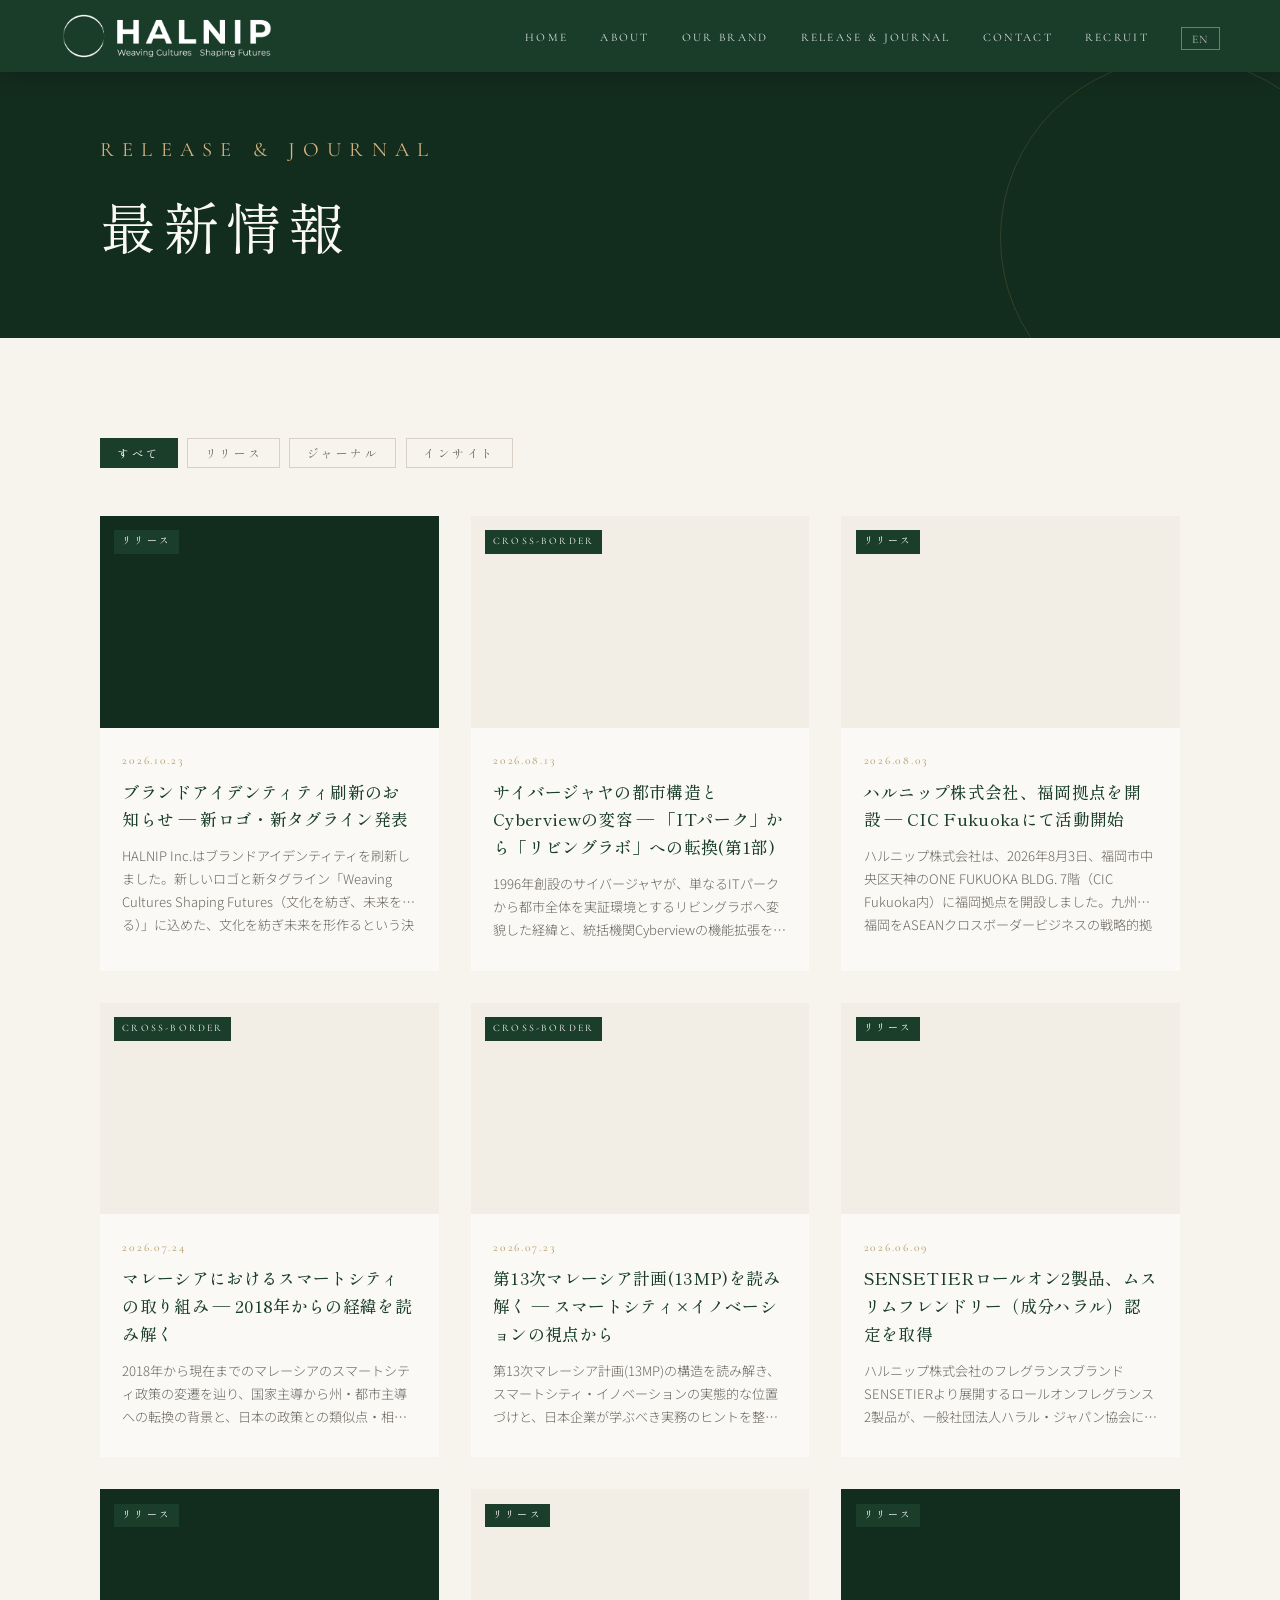
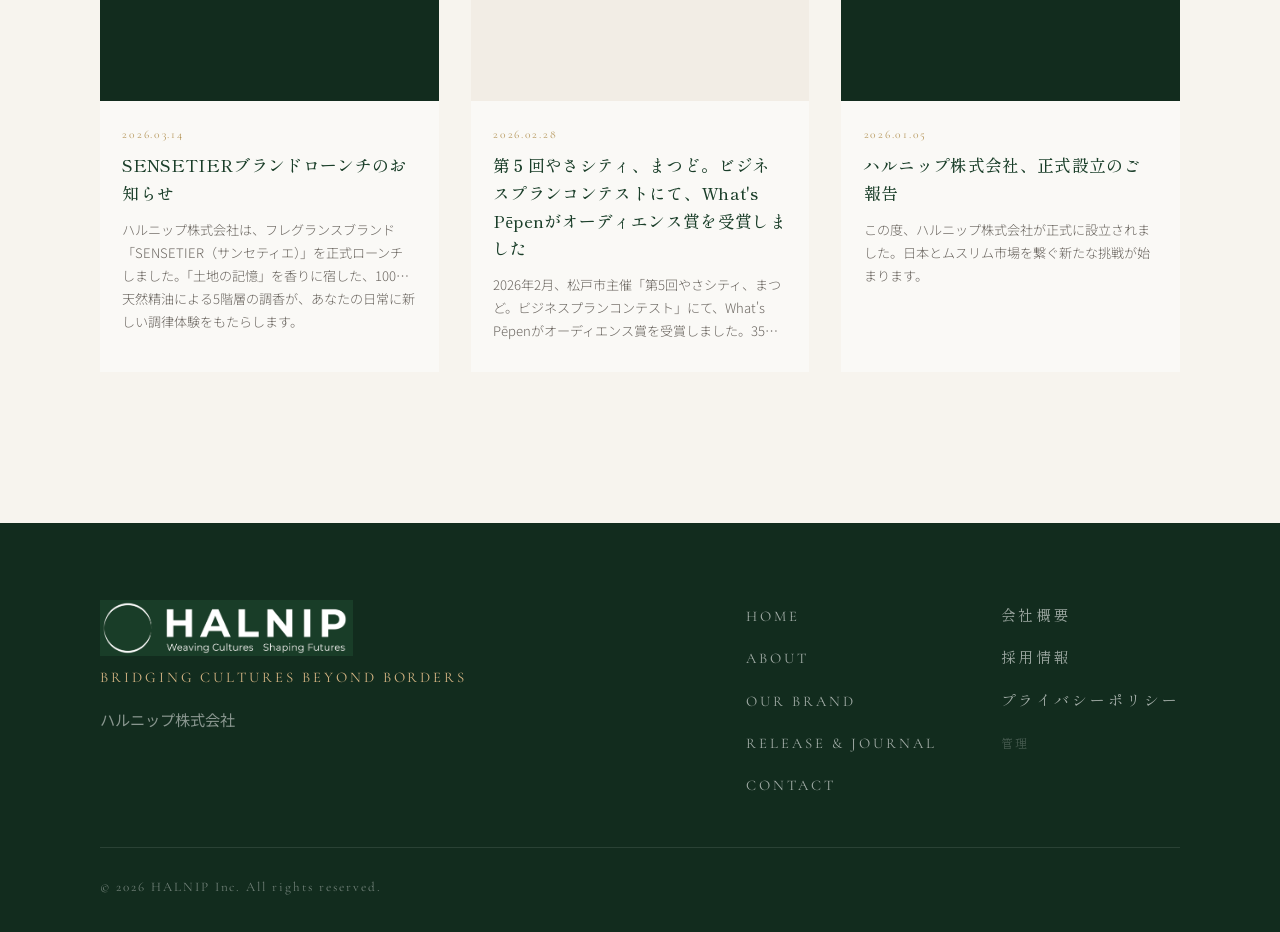
<file: journal/index.html>
<!DOCTYPE html>
<html lang="ja">
<head>
  <meta charset="UTF-8" />
  <link rel="icon" href="../images/logo_latest_symbol_g.png" type="image/png" />
  <meta name="viewport" content="width=device-width, initial-scale=1.0" />
  <title>RELEASE &amp; JOURNAL | HALNIP Inc.</title>
  <meta name="description" content="HALNIPの最新情報・ジャーナル。" />
  <link rel="stylesheet" href="../style.css?v=202610231544" />
  <link rel="stylesheet" href="journal.css?v=202610231544" />
  <link rel="preconnect" href="https://fonts.googleapis.com" />
  <link rel="preconnect" href="https://fonts.gstatic.com" crossorigin />
  <link href="https://fonts.googleapis.com/css2?family=Montserrat:wght@100;200;300;400;600&family=Shippori+Mincho:wght@400;500;600&family=Cormorant+Garamond:ital,wght@0,300;0,400;0,600;1,300;1,400&family=Noto+Sans+JP:wght@300;400;500&display=swap" rel="stylesheet" />
</head>
<body class="subpage">

  <!-- NAV -->
  <nav class="nav scrolled" id="nav">
    <div class="nav__logo">
      <a href="../index.html" class="nav__logo-link">
        <img src="../images/logo_latest_g.png" alt="HALNIP" class="nav__logo-img"
          onerror="this.style.display='none';this.nextElementSibling.style.display='inline';" />
        <span class="nav__logo-text-fallback" style="display:none;">HALNIP</span>
      </a>
    </div>
    <button class="nav__hamburger" id="hamburger" aria-label="メニュー"><span></span><span></span><span></span></button>
    <ul class="nav__links" id="navLinks">
      <li><a href="../index.html#home">HOME</a></li>
      <li><a href="../index.html#about">ABOUT</a></li>
      <li><a href="../index.html#brand">OUR BRAND</a></li>
      <li><a href="index.html">RELEASE &amp; JOURNAL</a></li>
      <li><a href="../index.html#contact">CONTACT</a></li>
      <li><a href="../recruit.html">RECRUIT</a></li>
      <li class="nav__lang"><button id="langToggle" class="lang-btn">EN</button></li>
    </ul>
  </nav>

  <!-- PAGE HERO -->
  <section class="page-hero">
    <div class="page-hero__inner container">
      <p class="page-hero__label section-label" data-ja="RELEASE &amp; JOURNAL" data-en="RELEASE &amp; JOURNAL">RELEASE &amp; JOURNAL</p>
      <h1 class="page-hero__title" data-ja="最新情報" data-en="Latest News">最新情報</h1>
    </div>
  </section>

  <!-- JOURNAL LIST -->
  <section class="journal-list">
    <div class="container">

      <!-- Filter -->
      <div class="journal-filter">
        <button class="filter-btn active" data-filter="all" data-ja="すべて" data-en="ALL">すべて</button>
        <button class="filter-btn" data-filter="RELEASE" data-ja="リリース" data-en="RELEASE">リリース</button>
        <button class="filter-btn" data-filter="JOURNAL" data-ja="ジャーナル" data-en="JOURNAL">ジャーナル</button>
        <button class="filter-btn" data-filter="INSIGHT" data-ja="インサイト" data-en="INSIGHT">インサイト</button>
      </div>
      <!-- INSIGHT sub-filter (visible only when INSIGHT tab is active) -->
      <div class="insight-subfilter" id="insightSubFilter" style="display:none;">
        <select class="insight-subfilter-select" id="insightCategory">
          <option value="" data-ja="すべてのインサイト" data-en="All Insights">すべてのインサイト</option>
          <option value="SMART CITY">SMART CITY</option>
          <option value="INNOVATION">INNOVATION</option>
          <option value="CROSS-BORDER">CROSS-BORDER</option>
        </select>
      </div>

      <!-- Grid (populated by JS) -->
      <div class="journal-grid" id="journalGrid">
        <div class="journal-grid--empty" data-ja="記事を読み込み中…" data-en="Loading…">記事を読み込み中…</div>
      </div>

      <!-- Pagination -->
      <div class="journal-pagination" id="pagination"></div>
    </div>
  </section>

  <!-- FOOTER -->
  <footer class="footer">
    <div class="footer__inner container">
      <div class="footer__top">
        <div class="footer__brand">
          <div class="footer__logo">
            <img src="../images/logo_latest_g.png" alt="HALNIP" class="footer__logo-img"
              onerror="this.style.display='none';this.nextElementSibling.style.display='block';" />
            <span class="footer__logo-text-fallback" style="display:none;">HALNIP</span>
          </div>
          <p class="footer__tagline">Bridging Cultures Beyond Borders</p>
          <p class="footer__company">ハルニップ株式会社</p>
        </div>
        <nav class="footer__nav">
          <ul>
            <li><a href="../index.html#home">HOME</a></li>
            <li><a href="../index.html#about">ABOUT</a></li>
            <li><a href="../index.html#brand">OUR BRAND</a></li>
            <li><a href="index.html">RELEASE &amp; JOURNAL</a></li>
            <li><a href="../index.html#contact">CONTACT</a></li>
          </ul>
          <ul>
            <li><a href="../company.html">会社概要</a></li>
            <li><a href="../recruit.html">採用情報</a></li>
            <li><a href="../privacy.html">プライバシーポリシー</a></li>
            <li><a href="admin.html" style="opacity:0.35;font-size:0.75em;">管理</a></li>
          </ul>
        </nav>
      </div>
      <div class="footer__bottom">
        <p class="footer__copy">&copy; 2026 HALNIP Inc. All rights reserved.</p>
      </div>
    </div>
  </footer>

  <script src="db.js?v=202610231544"></script>
  <script>
  (function () {
    // ── State ──
    let currentLang     = 'ja';
    let currentFilter   = 'all';
    let currentCategory = '';
    let currentPage     = 1;
    const PER_PAGE      = 9;

    // ── Lang ──
    function applyLang(lang) {
      document.querySelectorAll('[data-' + lang + ']').forEach(el => {
        const v = el.getAttribute('data-' + lang);
        if (el.tagName === 'INPUT' || el.tagName === 'TEXTAREA') el.placeholder = v;
        else el.innerHTML = v;
      });
      document.documentElement.lang = lang;
      document.getElementById('langToggle').textContent = lang === 'ja' ? 'EN' : 'JA';
    }
    document.getElementById('langToggle').addEventListener('click', () => {
      currentLang = currentLang === 'ja' ? 'en' : 'ja';
      applyLang(currentLang);
      render();
    });

    // ── Format date ──
    function fmtDate(d) {
      return d.replace(/-/g, '.');
    }

    // ── Build card HTML ──
    function cardHTML(post) {
      const tagLabel = post.tag === 'RELEASE'
        ? (currentLang === 'ja' ? 'リリース' : 'RELEASE')
        : post.tag === 'INSIGHT'
          ? (post.category || 'INSIGHT')
          : (currentLang === 'ja' ? 'ジャーナル' : 'JOURNAL');
      const title   = currentLang === 'ja' ? post.title   : (post.titleEn   || post.title);
      const excerpt = currentLang === 'ja' ? post.excerpt : (post.excerptEn || post.excerpt);
      return `
        <article class="j-card reveal">
          <a href="post.html?id=${post.id}" class="j-card__link">
            <div class="j-card__img-wrap">
              <img class="j-card__img${/logo/i.test(post.thumbnail || '') ? ' j-card__img--contain' : ''}" src="${post.thumbnail}" alt="${title}"
                onerror="this.src='https://images.unsplash.com/photo-1542314831-068cd1dbfeeb?w=600&q=80'" loading="lazy" />
              <span class="j-card__tag j-card__tag--${post.tag.toLowerCase()}">${tagLabel}</span>
            </div>
            <div class="j-card__body">
              <time class="j-card__date" datetime="${post.date}">${fmtDate(post.date)}</time>
              <h2 class="j-card__title">${title}</h2>
              <p class="j-card__excerpt">${excerpt}</p>
            </div>
          </a>
        </article>`;
    }

    // ── Render grid ──
    function render() {
      const all   = HALNIP_DB.getPublishedPosts();
      let filt    = currentFilter === 'all' ? all : all.filter(p => p.tag === currentFilter);
      if (currentFilter === 'INSIGHT' && currentCategory) {
        filt = filt.filter(p => p.category === currentCategory);
      }
      const total = filt.length;
      const pages = Math.ceil(total / PER_PAGE);
      currentPage = Math.min(currentPage, pages || 1);
      const slice = filt.slice((currentPage - 1) * PER_PAGE, currentPage * PER_PAGE);

      const grid = document.getElementById('journalGrid');
      if (slice.length === 0) {
        grid.innerHTML = `<div class="journal-grid--empty">${currentLang === 'ja' ? '記事がありません' : 'No articles found'}</div>`;
      } else {
        grid.innerHTML = slice.map(cardHTML).join('');
        // Scroll reveal
        const io = new IntersectionObserver(entries => {
          entries.forEach(e => { if (e.isIntersecting) { e.target.classList.add('revealed'); io.unobserve(e.target); } });
        }, { threshold: 0.05 });
        grid.querySelectorAll('.reveal').forEach(el => io.observe(el));
      }

      // Pagination
      const pag = document.getElementById('pagination');
      if (pages <= 1) { pag.innerHTML = ''; return; }
      let html = '';
      if (currentPage > 1) html += `<button class="page-btn" data-page="${currentPage - 1}">&#8592;</button>`;
      for (let i = 1; i <= pages; i++) {
        html += `<button class="page-btn${i === currentPage ? ' active' : ''}" data-page="${i}">${i}</button>`;
      }
      if (currentPage < pages) html += `<button class="page-btn" data-page="${currentPage + 1}">&#8594;</button>`;
      pag.innerHTML = html;
      pag.querySelectorAll('.page-btn').forEach(btn => {
        btn.addEventListener('click', () => { currentPage = +btn.dataset.page; render(); window.scrollTo({ top: 0, behavior: 'smooth' }); });
      });
    }

    // ── Filter buttons ──
    document.querySelectorAll('.filter-btn').forEach(btn => {
      btn.addEventListener('click', () => {
        document.querySelectorAll('.filter-btn').forEach(b => b.classList.remove('active'));
        btn.classList.add('active');
        currentFilter = btn.dataset.filter;
        currentCategory = '';
        document.getElementById('insightCategory').value = '';
        document.getElementById('insightSubFilter').style.display = currentFilter === 'INSIGHT' ? '' : 'none';
        currentPage = 1;
        render();
      });
    });

    // ── INSIGHT sub-filter ──
    document.getElementById('insightCategory').addEventListener('change', function() {
      currentCategory = this.value;
      currentPage = 1;
      render();
    });

    // ── Hamburger ──
    const hamburger = document.getElementById('hamburger');
    const navLinks  = document.getElementById('navLinks');
    hamburger.addEventListener('click', () => { hamburger.classList.toggle('open'); navLinks.classList.toggle('open'); });
    navLinks.querySelectorAll('a').forEach(a => a.addEventListener('click', () => { hamburger.classList.remove('open'); navLinks.classList.remove('open'); }));

    // ── Init ──
    render();

    // posts.json から新しいデータが届いたら自動で再描画
    window.addEventListener('halnip:posts-updated', () => render());
  })();
  </script>

  <script src="../cursor.js?v=202610231544"></script>
</body>
</html>
</file>
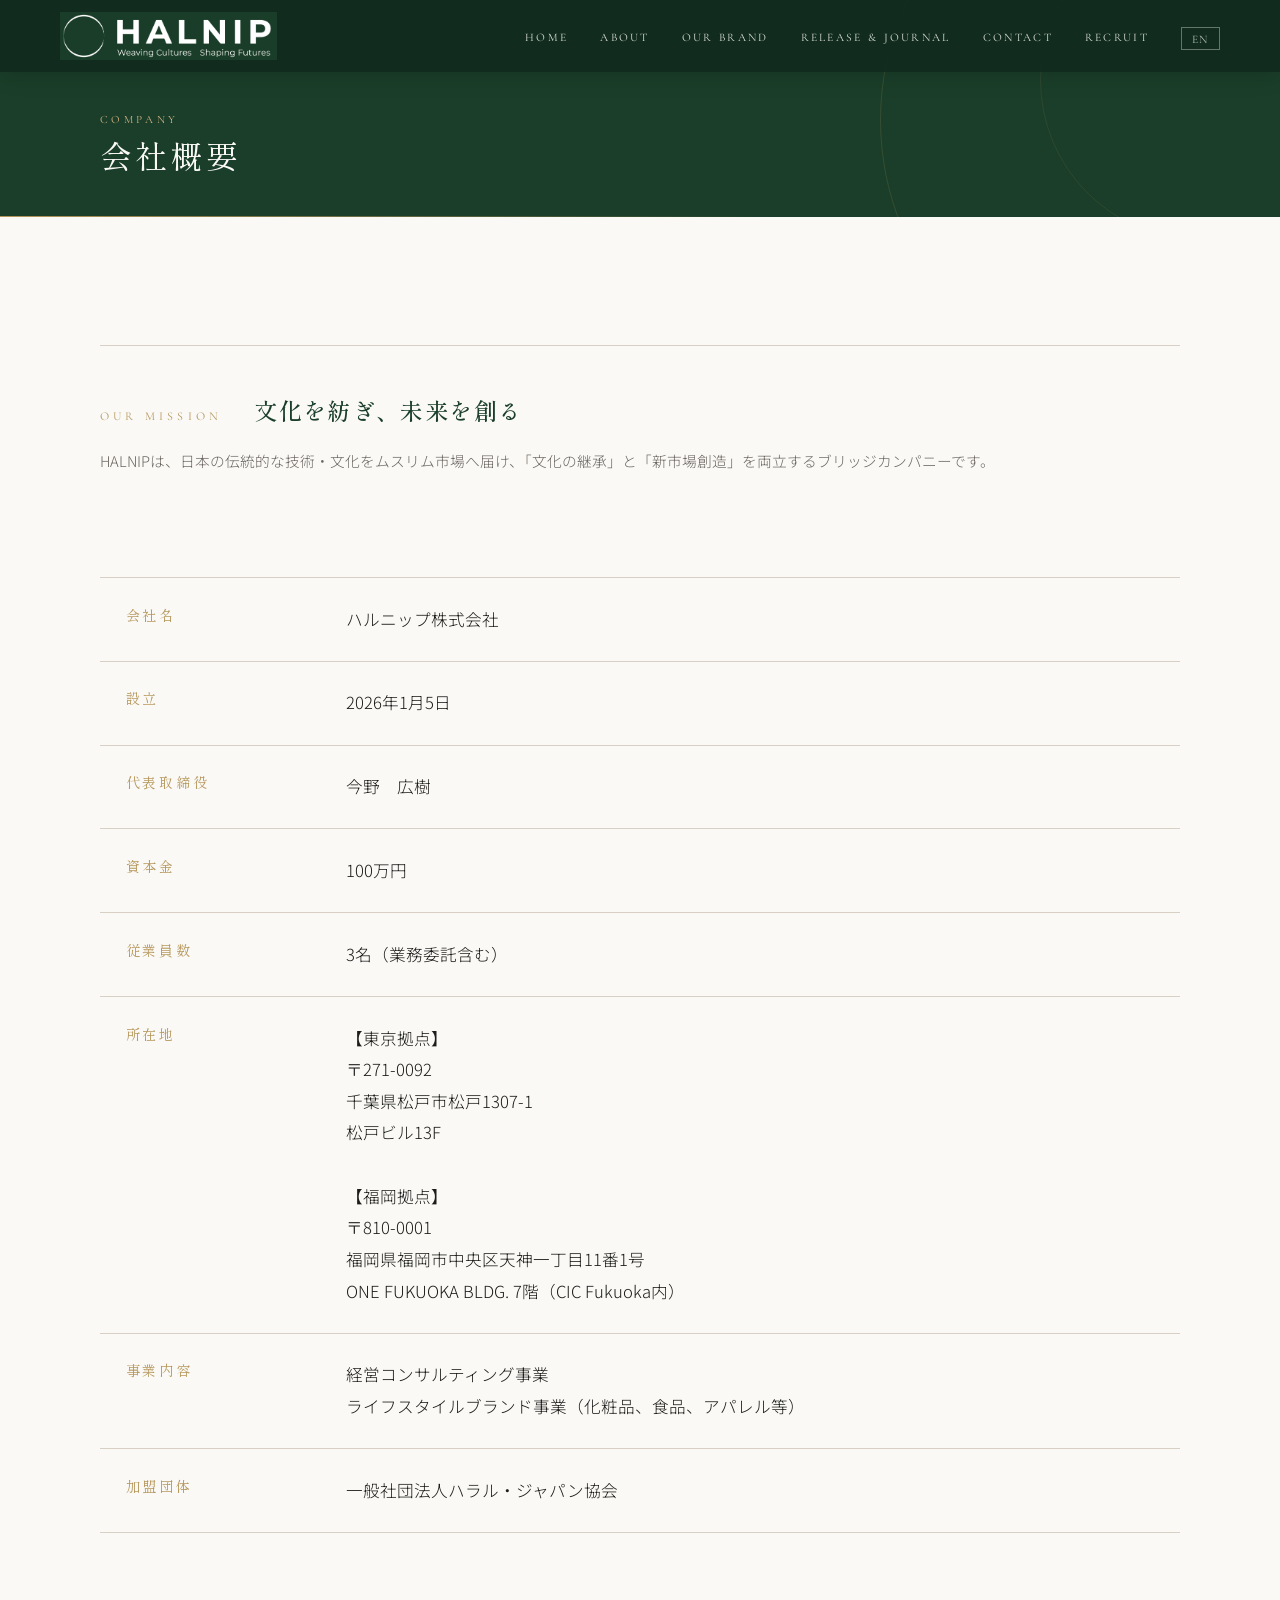
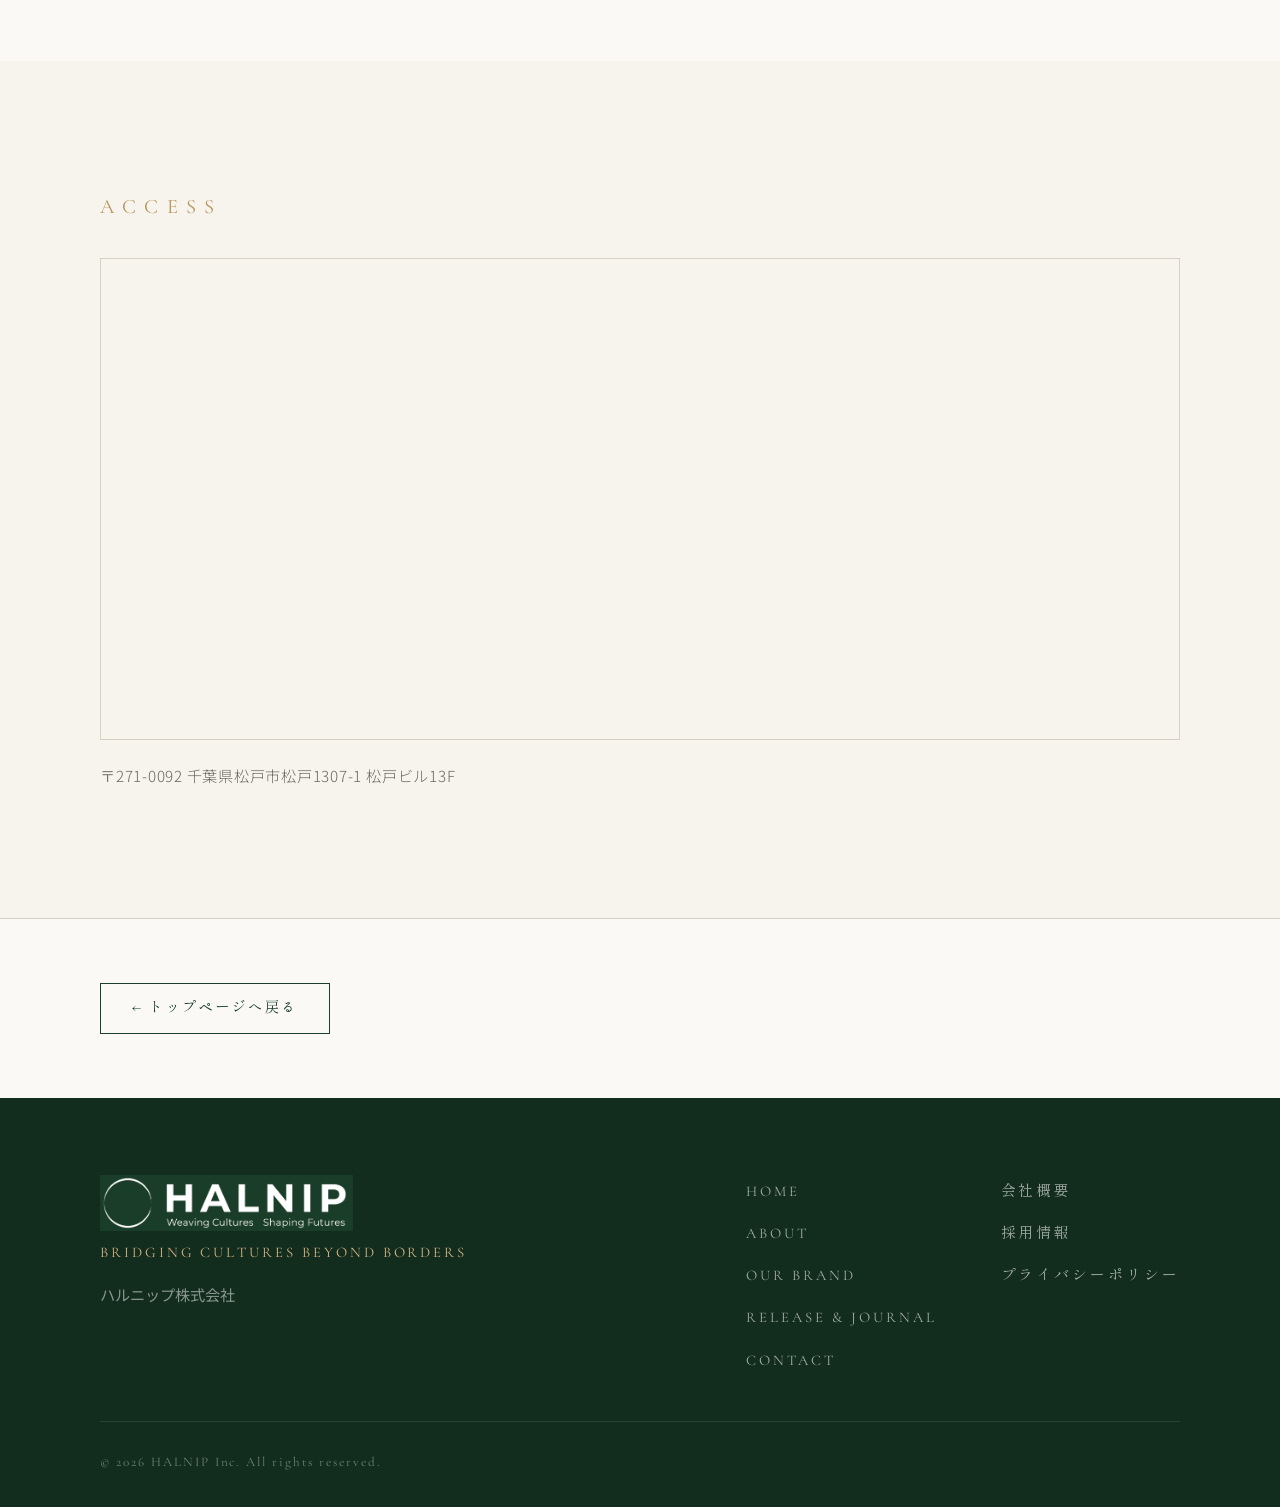
<file: company.html>
<!DOCTYPE html>
<html lang="ja">
<head>
  <meta charset="UTF-8" />
  <link rel="icon" href="images/logo_latest_symbol_g.png" type="image/png" />
  <meta name="viewport" content="width=device-width, initial-scale=1.0" />
  <title>会社概要 | HALNIP Inc.</title>
  <meta name="description" content="ハルニップ株式会社の会社概要。設立、所在地、事業内容など。" />
  <link rel="stylesheet" href="style.css?v=202610231544" />
  <link rel="stylesheet" href="company.css?v=202610231544" />
  <link rel="preconnect" href="https://fonts.googleapis.com" />
  <link rel="preconnect" href="https://fonts.gstatic.com" crossorigin />
  <link href="https://fonts.googleapis.com/css2?family=Montserrat:wght@100;200;300;400;600&family=Shippori+Mincho:wght@400;500;600&family=Cormorant+Garamond:ital,wght@0,300;0,400;0,600;1,300;1,400&family=Noto+Sans+JP:wght@300;400;500&display=swap" rel="stylesheet" />
</head>
<body class="subpage">

  <!-- ========== NAVIGATION ========== -->
  <nav class="nav scrolled" id="nav">
    <div class="nav__logo">
      <a href="index.html" class="nav__logo-link">
        <img src="images/logo_latest_g.png" alt="HALNIP" class="nav__logo-img"
          onerror="this.style.display='none'; this.nextElementSibling.style.display='inline';" />
        <span class="nav__logo-text-fallback" style="display:none;">HALNIP</span>
      </a>
    </div>
    <button class="nav__hamburger" id="hamburger" aria-label="メニュー">
      <span></span><span></span><span></span>
    </button>
    <ul class="nav__links" id="navLinks">
      <li><a href="index.html#home">HOME</a></li>
      <li><a href="index.html#about">ABOUT</a></li>
      <li><a href="index.html#brand">OUR BRAND</a></li>
      <li><a href="index.html#journal">RELEASE &amp; JOURNAL</a></li>
      <li><a href="index.html#contact">CONTACT</a></li>
      <li><a href="recruit.html">RECRUIT</a></li>
      <li class="nav__lang">
        <button id="langToggle" class="lang-btn">EN</button>
      </li>
    </ul>
  </nav>

  <!-- ========== PAGE HERO ========== -->
  <section class="page-hero">
    <div class="page-hero__inner container">
      <p class="page-hero__label section-label">COMPANY</p>
      <h1 class="page-hero__title" data-en="Company Overview" data-ja="会社概要">会社概要</h1>
    </div>
    <div class="page-hero__line"></div>
  </section>

  <!-- ========== COMPANY PROFILE ========== -->
  <section class="company-profile">
    <div class="company-profile__inner container">

      <!-- Vision block -->
      <div class="company-vision reveal">
        <div class="company-vision__top">
          <p class="company-vision__en">Our Mission</p>
          <h2 class="company-vision__title" data-en="Weaving Cultures, Creating the Future" data-ja="文化を紡ぎ、未来を創る">文化を紡ぎ、未来を創る</h2>
        </div>
        <p class="company-vision__text" data-en="HALNIP bridges Japan's rich cultural heritage with the rapidly growing Muslim market in Southeast Asia, achieving both cultural preservation and the creation of new markets." data-ja="HALNIPは、日本の伝統的な技術・文化をムスリム市場へ届け、「文化の継承」と「新市場創造」を両立するブリッジカンパニーです。">
          HALNIPは、日本の伝統的な技術・文化をムスリム市場へ届け、「文化の継承」と「新市場創造」を両立するブリッジカンパニーです。
        </p>
      </div>

      <!-- Table -->
      <div class="company-table-wrap reveal">
        <table class="company-table">
          <tbody>
            <tr>
              <th data-en="Company Name" data-ja="会社名">会社名</th>
              <td data-en="HALNIP Inc." data-ja="ハルニップ株式会社">ハルニップ株式会社</td>
            </tr>
            <tr>
              <th data-en="Founded" data-ja="設立">設立</th>
              <td data-en="January 5, 2026" data-ja="2026年1月5日">2026年1月5日</td>
            </tr>
            <tr>
              <th data-en="Representative Director" data-ja="代表取締役">代表取締役</th>
              <td data-en="Hiroki Imano" data-ja="今野　広樹">今野　広樹</td>
            </tr>
            <tr>
              <th data-en="Capital" data-ja="資本金">資本金</th>
              <td data-en="1,000,000 JPY" data-ja="100万円">100万円</td>
            </tr>
            <tr>
              <th data-en="Employees" data-ja="従業員数">従業員数</th>
              <td data-en="3 (including freelance contractors)" data-ja="3名（業務委託含む）">3名（業務委託含む）</td>
            </tr>
            <tr>
              <th data-en="Address" data-ja="所在地">所在地</th>
              <td data-en="【Tokyo】Matsudo Building 13F, 1307-1 Matsudo, Matsudo City, Chiba<br><br>【Fukuoka】ONE FUKUOKA BLDG. 7F, 1-11-1 Tenjin, Chuo-ku, Fukuoka-shi, Fukuoka 810-0001 (CIC Fukuoka)" data-ja="【東京拠点】<br>〒271-0092<br>千葉県松戸市松戸1307-1<br>松戸ビル13F<br><br>【福岡拠点】<br>〒810-0001<br>福岡県福岡市中央区天神一丁目11番1号<br>ONE FUKUOKA BLDG. 7階（CIC Fukuoka内）">【東京拠点】<br>〒271-0092<br>千葉県松戸市松戸1307-1<br>松戸ビル13F<br><br>【福岡拠点】<br>〒810-0001<br>福岡県福岡市中央区天神一丁目11番1号<br>ONE FUKUOKA BLDG. 7階（CIC Fukuoka内）</td>
            </tr>
            <tr>
              <th data-en="Business" data-ja="事業内容">事業内容</th>
              <td data-en="Management consulting business / Lifestyle brand business (cosmetics, food, apparel, etc.)" data-ja="経営コンサルティング事業<br>ライフスタイルブランド事業（化粧品、食品、アパレル等）">経営コンサルティング事業<br>ライフスタイルブランド事業（化粧品、食品、アパレル等）</td>
            </tr>
            <tr>
              <th data-en="Member Organization" data-ja="加盟団体">加盟団体</th>
              <td data-en="Japan Halal Association" data-ja="一般社団法人ハラル・ジャパン協会">一般社団法人ハラル・ジャパン協会</td>
            </tr>
          </tbody>
        </table>
      </div>

    </div>
  </section>

  <!-- ========== MAP SECTION ========== -->
  <section class="company-map">
    <div class="company-map__inner container">
      <p class="company-map__label section-label">ACCESS</p>
      <div class="company-map__frame reveal">
        <!-- Google Maps embed — Matsudo Building, Matsudo City, Chiba -->
        <iframe
          src="https://www.google.com/maps/embed?pb=!1m18!1m12!1m3!1d3237.0!2d139.9020!3d35.7870!2m3!1f0!2f0!3f0!3m2!1i1024!2i768!4f13.1!3m3!1m2!1s0x6018839e3b9d1f57%3A0x1!2z5Y2X5Y6f5biC5biC5biC77yR77yT77yQ77yX!5e0!3m2!1sja!2sjp!4v1680000000000"
          width="100%"
          height="420"
          style="border:0;"
          allowfullscreen=""
          loading="lazy"
          referrerpolicy="no-referrer-when-downgrade"
          title="HALNIP 所在地マップ"
        ></iframe>
      </div>
      <p class="company-map__address">
        〒271-0092 千葉県松戸市松戸1307-1 松戸ビル13F
      </p>
    </div>
  </section>

  <!-- ========== BACK LINK ========== -->
  <section class="page-back">
    <div class="container">
      <a href="index.html" class="btn btn--outline">← トップページへ戻る</a>
    </div>
  </section>

  <!-- ========== FOOTER ========== -->
  <footer class="footer">
    <div class="footer__inner container">
      <div class="footer__top">
        <div class="footer__brand">
          <div class="footer__logo">
            <img src="images/logo_latest_g.png" alt="HALNIP" class="footer__logo-img"
              onerror="this.style.display='none'; this.nextElementSibling.style.display='block';" />
            <span class="footer__logo-text-fallback" style="display:none;">HALNIP</span>
          </div>
          <p class="footer__tagline">Bridging Cultures Beyond Borders</p>
          <p class="footer__company">ハルニップ株式会社</p>
        </div>
        <nav class="footer__nav">
          <ul>
            <li><a href="index.html#home">HOME</a></li>
            <li><a href="index.html#about">ABOUT</a></li>
            <li><a href="index.html#brand">OUR BRAND</a></li>
            <li><a href="index.html#journal">RELEASE &amp; JOURNAL</a></li>
            <li><a href="index.html#contact">CONTACT</a></li>
          </ul>
          <ul>
            <li><a href="company.html">会社概要</a></li>
            <li><a href="recruit.html">採用情報</a></li>
            <li><a href="privacy.html">プライバシーポリシー</a></li>
          </ul>
        </nav>
      </div>
      <div class="footer__bottom">
        <p class="footer__copy">&copy; 2026 HALNIP Inc. All rights reserved.</p>
      </div>
    </div>
  </footer>

  <script>
  // Nav hamburger
  (function() {
    const hamburger = document.getElementById('hamburger');
    const navLinks  = document.getElementById('navLinks');
    hamburger.addEventListener('click', () => {
      hamburger.classList.toggle('open');
      navLinks.classList.toggle('open');
    });
    navLinks.querySelectorAll('a').forEach(a => {
      a.addEventListener('click', () => {
        hamburger.classList.remove('open');
        navLinks.classList.remove('open');
      });
    });
  })();

  // Language toggle
  (function() {
    let currentLang = localStorage.getItem('lang') || 'ja';
    const toggleBtn = document.getElementById('langToggle');
    function applyLang(lang) {
      document.querySelectorAll('[data-' + lang + ']').forEach(el => {
        const val = el.getAttribute('data-' + lang);
        el.innerHTML = val;
      });
      document.documentElement.lang = lang;
      toggleBtn.textContent = lang === 'ja' ? 'EN' : 'JA';
    }
    toggleBtn.addEventListener('click', () => {
      currentLang = currentLang === 'ja' ? 'en' : 'ja';
      localStorage.setItem('lang', currentLang);
      applyLang(currentLang);
    });
    applyLang(currentLang);
  })();

  // Scroll reveal
  (function() {
    const io = new IntersectionObserver((entries) => {
      entries.forEach(e => {
        if (e.isIntersecting) { e.target.classList.add('revealed'); io.unobserve(e.target); }
      });
    }, { threshold: 0.1 });
    document.querySelectorAll('.reveal').forEach(el => io.observe(el));
  })();
  </script>

  <script src="cursor.js?v=202610231544"></script>
</body>
</html>
</file>
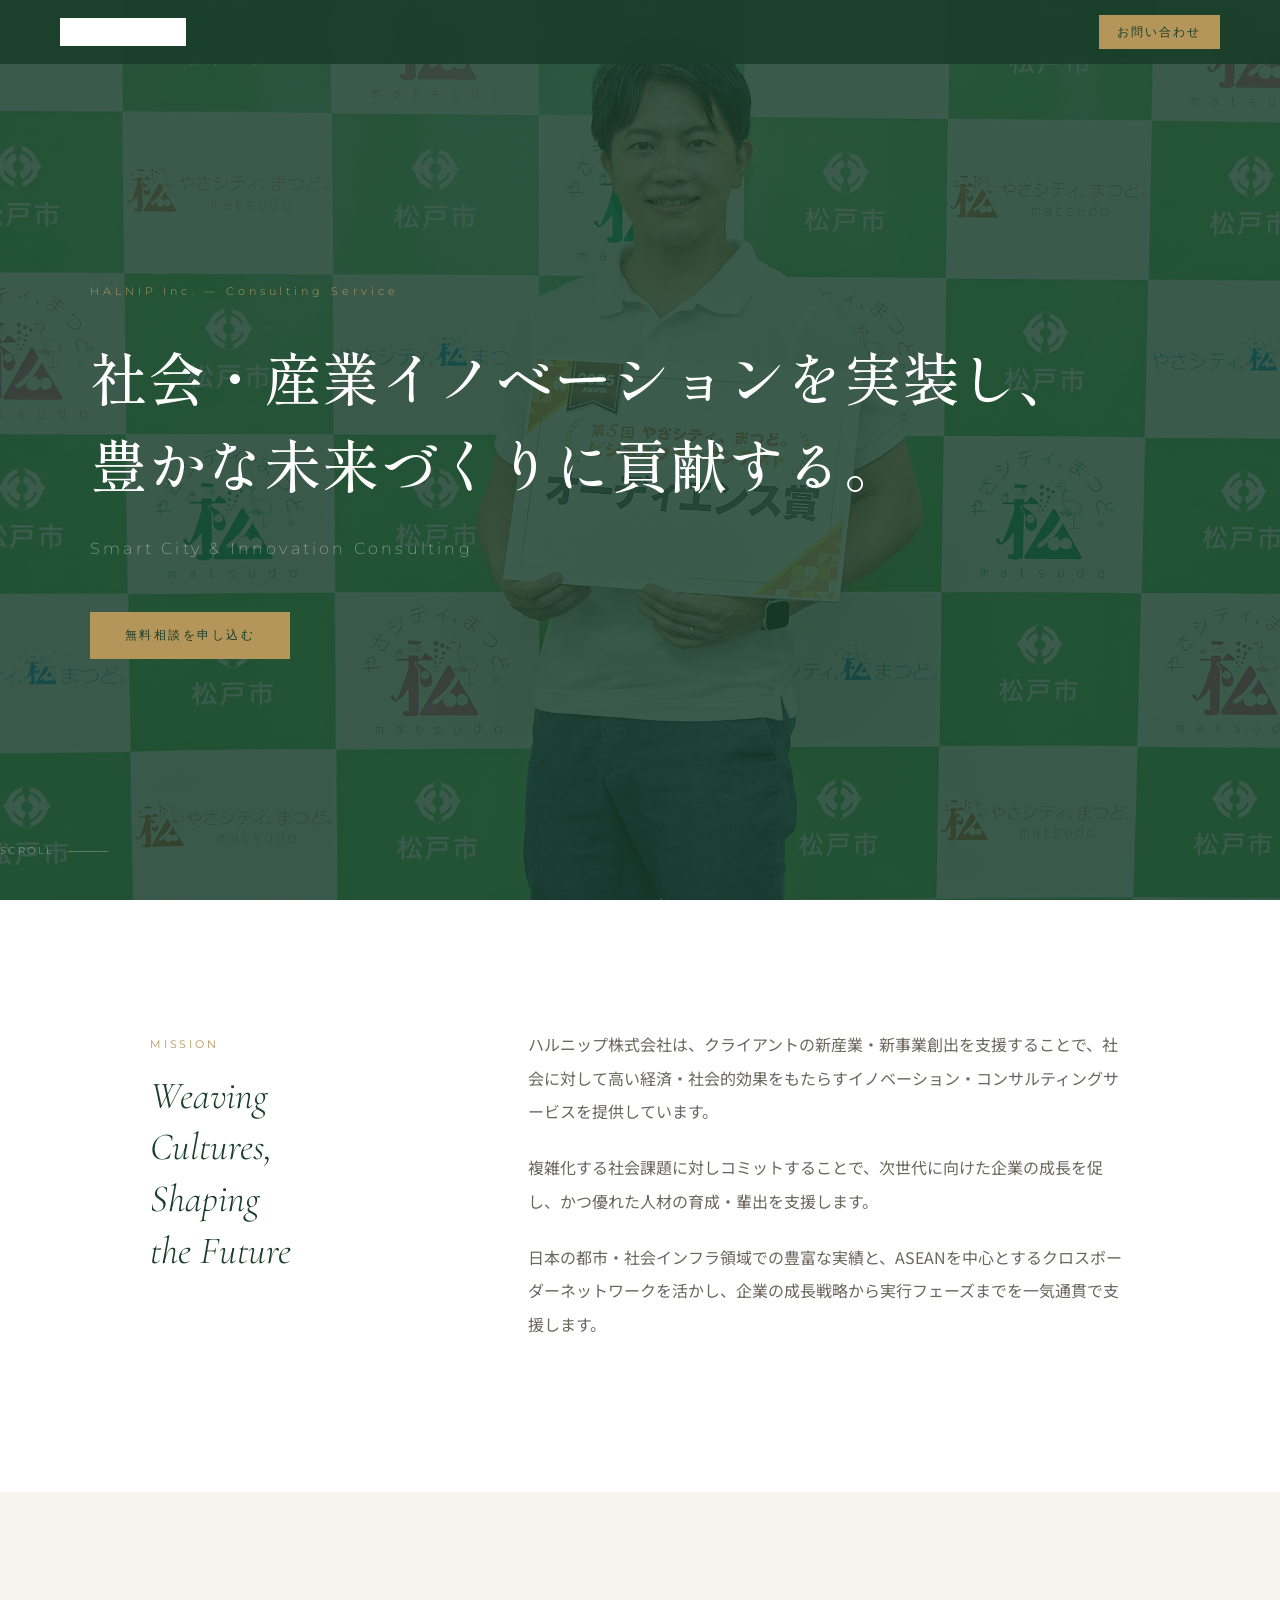
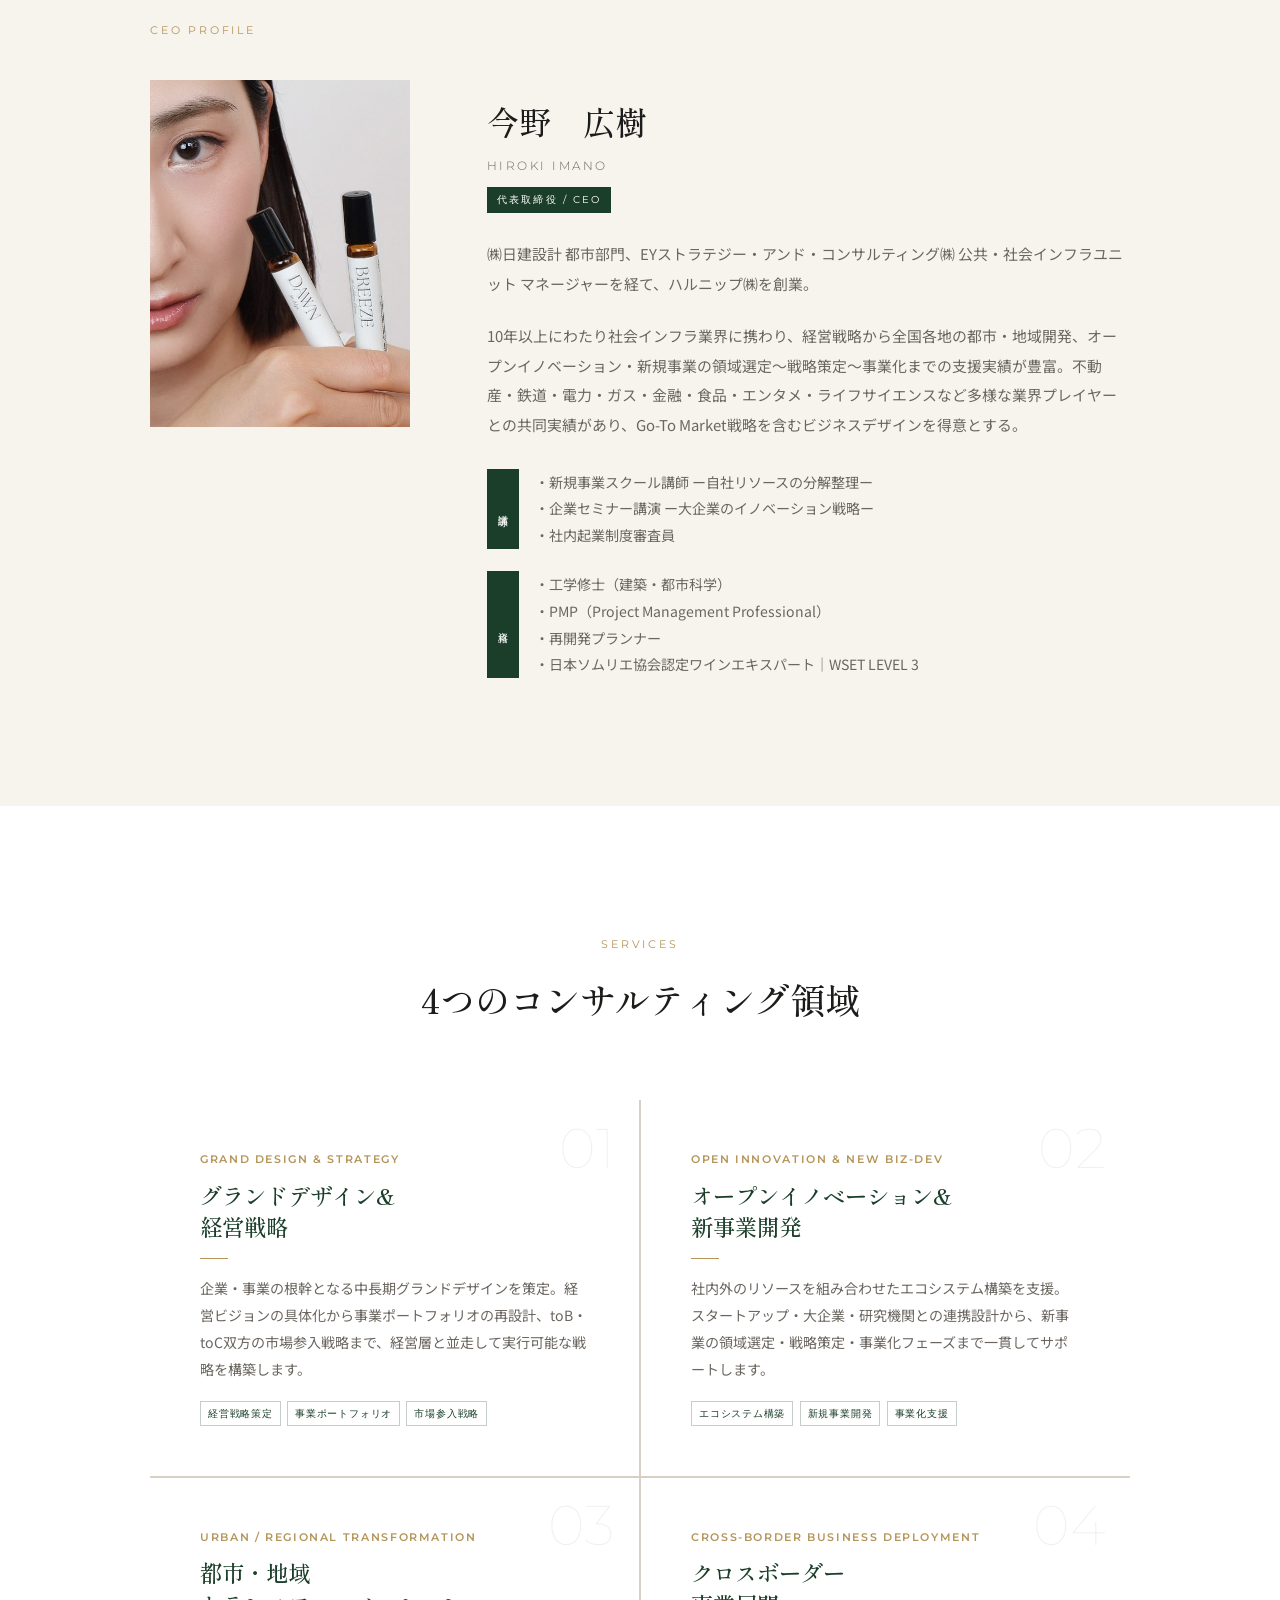
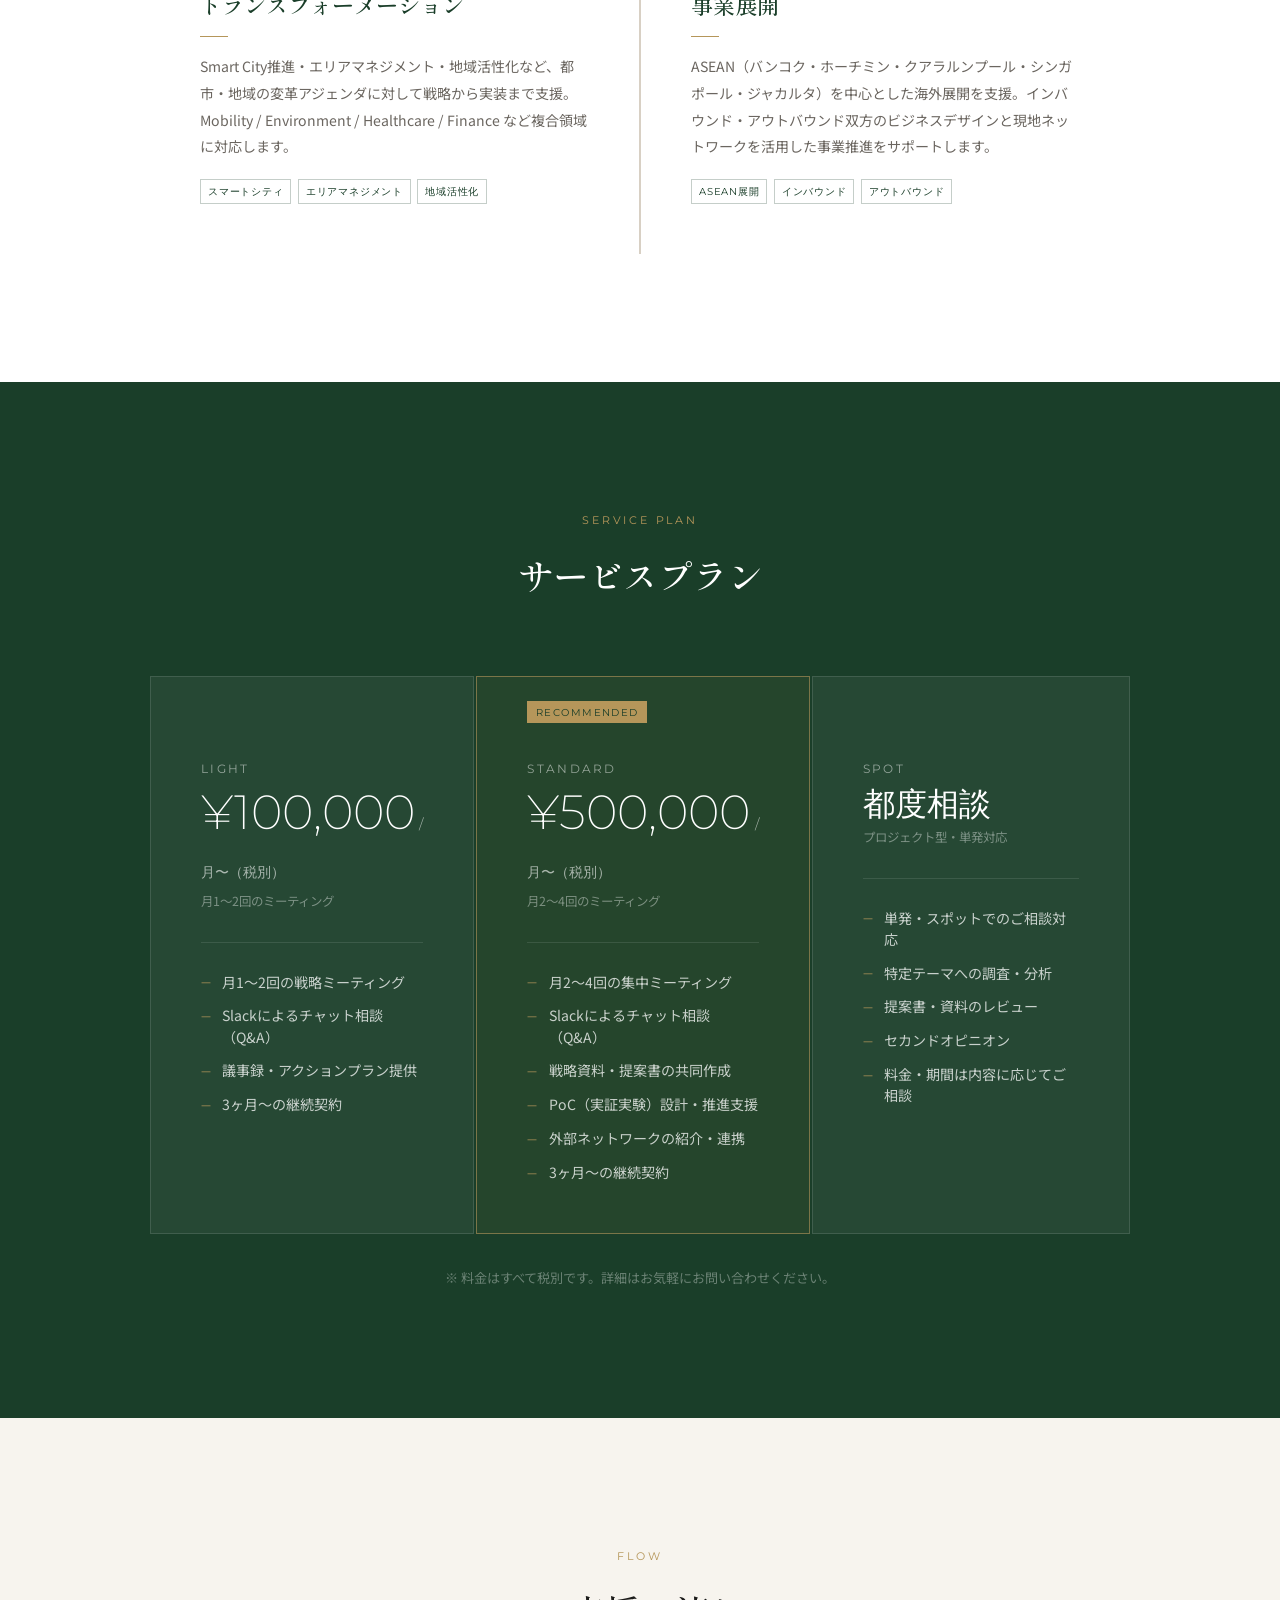
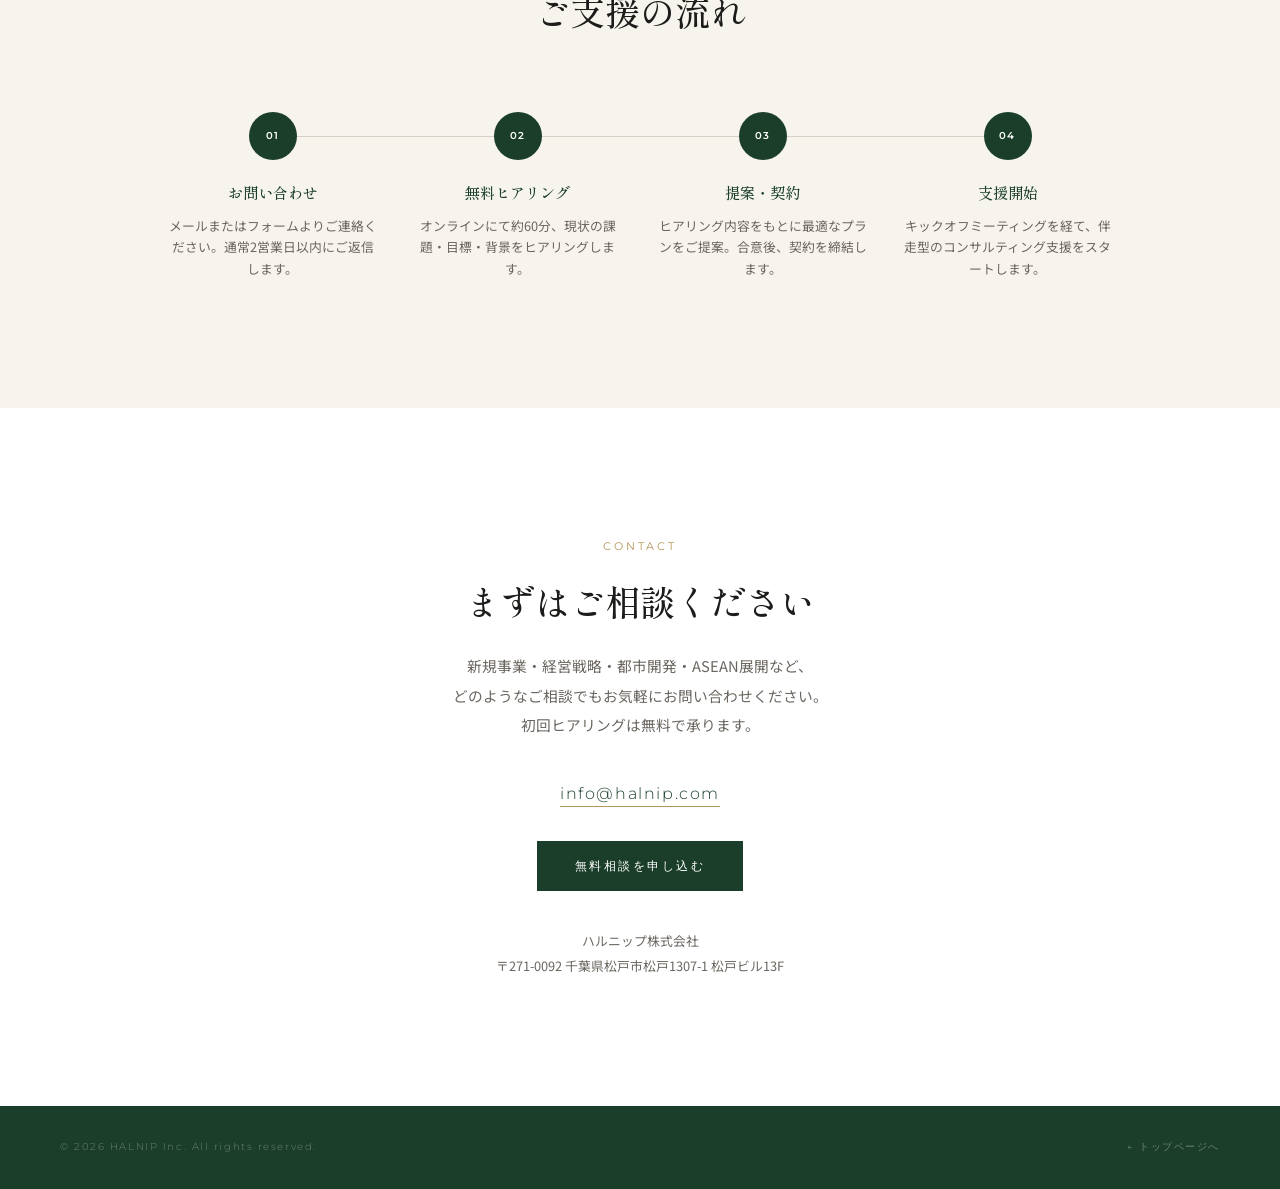
<file: consulting-lp.html>
<!DOCTYPE html>
<html lang="ja">
<head>
  <meta charset="UTF-8" />
  <link rel="icon" href="images/logo_latest_symbol_g.png" type="image/png" />
  <meta name="viewport" content="width=device-width, initial-scale=1.0" />
  <title>経営コンサルティング | HALNIP Inc.</title>
  <meta name="robots" content="noindex, nofollow" />
  <link rel="stylesheet" href="style.css?v=202610231544" />
  <link rel="preconnect" href="https://fonts.googleapis.com" />
  <link rel="preconnect" href="https://fonts.gstatic.com" crossorigin />
  <link href="https://fonts.googleapis.com/css2?family=Montserrat:wght@100;200;300;400;600&family=Shippori+Mincho:wght@400;500;600&family=Cormorant+Garamond:ital,wght@0,300;0,400;0,600;1,300;1,400&family=Noto+Sans+JP:wght@300;400;500&display=swap" rel="stylesheet" />
  <style>
    /* ── LP Reset & Base ─────────────────────── */
    *, *::before, *::after { box-sizing: border-box; margin: 0; padding: 0; }
    html { scroll-behavior: smooth; }
    body { background: var(--color-white); color: var(--color-text); font-family: var(--font-sans); }
    img { max-width: 100%; display: block; }
    a { color: inherit; text-decoration: none; }

    .lp-container {
      max-width: 1100px;
      margin: 0 auto;
      padding: 0 clamp(20px, 5vw, 60px);
    }

    .lp-label {
      font-family: var(--font-hero);
      font-size: 0.7rem;
      font-weight: 400;
      letter-spacing: 0.25em;
      color: var(--color-accent);
      text-transform: uppercase;
    }

    /* ── NAV ─────────────────────────────────── */
    .lp-nav {
      position: fixed;
      top: 0; left: 0; right: 0;
      z-index: 100;
      display: flex;
      align-items: center;
      justify-content: space-between;
      padding: 0 clamp(20px, 5vw, 60px);
      height: 64px;
      background: rgba(26, 62, 42, 0.92);
      backdrop-filter: blur(12px);
    }
    .lp-nav__logo img { height: 28px; width: auto; filter: brightness(0) invert(1); }
    .lp-nav__logo-text { font-family: var(--font-hero); font-size: 1.1rem; font-weight: 300; letter-spacing: 0.2em; color: #fff; }
    .lp-nav__cta {
      font-family: var(--font-hero);
      font-size: 0.72rem;
      font-weight: 400;
      letter-spacing: 0.18em;
      color: var(--color-primary);
      background: var(--color-accent);
      border: none;
      padding: 0.6em 1.6em;
      cursor: pointer;
      transition: background 0.2s;
    }
    .lp-nav__cta:hover { background: var(--color-accent-light); }

    /* ── HERO ────────────────────────────────── */
    .lp-hero {
      min-height: 100svh;
      background: var(--color-primary);
      display: flex;
      align-items: center;
      position: relative;
      overflow: hidden;
      padding: 120px clamp(20px, 5vw, 60px) 80px;
    }
    .lp-hero::before {
      content: '';
      position: absolute;
      inset: 0;
      background: url('images/Bizcon_02.jpg') center/cover no-repeat;
      opacity: 0.18;
    }
    .lp-hero__inner {
      position: relative;
      max-width: 1100px;
      margin: 0 auto;
      width: 100%;
    }
    .lp-hero__tag {
      font-family: var(--font-hero);
      font-size: 0.7rem;
      font-weight: 300;
      letter-spacing: 0.35em;
      color: var(--color-accent);
      margin-bottom: 2rem;
    }
    .lp-hero__title {
      font-family: var(--font-serif);
      font-size: clamp(1.8rem, 4.5vw, 3.6rem);
      font-weight: 500;
      line-height: 1.5;
      color: #fff;
      max-width: 18em;
      margin-bottom: 1.8rem;
    }
    .lp-hero__en {
      font-family: var(--font-hero);
      font-size: clamp(0.8rem, 1.4vw, 1rem);
      font-weight: 200;
      letter-spacing: 0.2em;
      color: rgba(255,255,255,0.55);
      margin-bottom: 3rem;
    }
    .lp-hero__cta {
      display: inline-block;
      font-family: var(--font-hero);
      font-size: 0.78rem;
      font-weight: 400;
      letter-spacing: 0.2em;
      color: var(--color-primary);
      background: var(--color-accent);
      padding: 1em 2.8em;
      transition: background 0.2s, transform 0.2s;
    }
    .lp-hero__cta:hover { background: var(--color-accent-light); transform: translateY(-2px); }
    .lp-hero__scroll {
      position: absolute;
      bottom: 2.5rem;
      left: 0;
      display: flex;
      align-items: center;
      gap: 0.8rem;
      font-family: var(--font-hero);
      font-size: 0.62rem;
      letter-spacing: 0.25em;
      color: rgba(255,255,255,0.35);
    }
    .lp-hero__scroll::after {
      content: '';
      display: block;
      width: 40px;
      height: 1px;
      background: rgba(255,255,255,0.25);
    }

    /* ── MISSION ─────────────────────────────── */
    .lp-mission {
      padding: clamp(80px, 10vw, 130px) 0;
      background: #fff;
    }
    .lp-mission__inner {
      display: grid;
      grid-template-columns: 1fr 2fr;
      gap: clamp(40px, 6vw, 100px);
      align-items: start;
    }
    .lp-mission__left { padding-top: 0.4rem; }
    .lp-mission__heading {
      font-family: var(--font-display);
      font-size: clamp(1.6rem, 3vw, 2.4rem);
      font-weight: 300;
      font-style: italic;
      line-height: 1.35;
      color: var(--color-primary);
      margin-top: 1rem;
    }
    .lp-mission__text {
      font-size: clamp(0.9rem, 1.4vw, 1rem);
      line-height: 2.1;
      color: var(--color-text-muted);
      margin-bottom: 1.4rem;
    }
    .lp-mission__text + .lp-mission__text { margin-top: 0; }

    /* ── CEO ─────────────────────────────────── */
    .lp-ceo {
      padding: clamp(80px, 10vw, 130px) 0;
      background: var(--color-bg-section);
    }
    .lp-ceo__inner { display: grid; grid-template-columns: 260px 1fr; gap: clamp(40px, 6vw, 80px); align-items: start; }
    .lp-ceo__photo {
      aspect-ratio: 3/4;
      background: var(--color-border);
      overflow: hidden;
    }
    .lp-ceo__photo img { width: 100%; height: 100%; object-fit: cover; object-position: center top; }
    .lp-ceo__header { margin-bottom: 1.6rem; }
    .lp-ceo__name-ja {
      font-family: var(--font-serif);
      font-size: clamp(1.4rem, 2.5vw, 2rem);
      font-weight: 500;
      color: var(--color-text);
      margin: 0.8rem 0 0.3rem;
    }
    .lp-ceo__name-en {
      font-family: var(--font-hero);
      font-size: 0.78rem;
      font-weight: 300;
      letter-spacing: 0.2em;
      color: var(--color-text-muted);
    }
    .lp-ceo__title-bar {
      display: inline-block;
      font-family: var(--font-hero);
      font-size: 0.65rem;
      font-weight: 400;
      letter-spacing: 0.2em;
      color: #fff;
      background: var(--color-primary);
      padding: 0.35em 1em;
      margin-top: 0.6rem;
    }
    .lp-ceo__bio {
      font-size: 0.93rem;
      line-height: 2;
      color: var(--color-text-muted);
      margin-bottom: 1.4rem;
    }
    .lp-ceo__tags {
      display: flex;
      flex-direction: column;
      gap: 1.4rem;
      margin-top: 1.8rem;
    }
    .lp-ceo__tag-group { display: flex; gap: 1rem; align-items: stretch; }
    .lp-ceo__tag-label {
      flex: 0 0 auto;
      font-family: var(--font-hero);
      font-size: 0.62rem;
      font-weight: 400;
      letter-spacing: 0.1em;
      color: #fff;
      background: var(--color-primary);
      padding: 0.5em 0.7em;
      writing-mode: vertical-rl;
      text-orientation: mixed;
      display: flex;
      align-items: center;
      justify-content: center;
    }
    .lp-ceo__tag-items {
      list-style: none;
      font-size: 0.88rem;
      line-height: 1.9;
      color: var(--color-text-muted);
    }
    .lp-ceo__tag-items li::before { content: '・'; }
    .lp-ceo__quals {
      display: flex;
      flex-wrap: wrap;
      gap: 0.5rem;
      margin-top: 1rem;
    }
    .lp-ceo__qual {
      font-size: 0.78rem;
      color: var(--color-text-muted);
      border: 1px solid var(--color-border);
      padding: 0.3em 0.9em;
      line-height: 1.5;
    }

    /* ── SERVICES ────────────────────────────── */
    .lp-services {
      padding: clamp(80px, 10vw, 130px) 0;
      background: #fff;
    }
    .lp-services__header { text-align: center; margin-bottom: clamp(40px, 6vw, 70px); }
    .lp-services__title {
      font-family: var(--font-serif);
      font-size: clamp(1.5rem, 3vw, 2.2rem);
      font-weight: 500;
      color: var(--color-text);
      margin-top: 0.8rem;
    }
    .lp-services__grid {
      display: grid;
      grid-template-columns: repeat(2, 1fr);
      gap: 2px;
      background: var(--color-border);
    }
    .lp-service-card {
      background: #fff;
      padding: clamp(28px, 4vw, 50px);
      position: relative;
      overflow: hidden;
      transition: background 0.3s;
    }
    .lp-service-card:hover { background: var(--color-bg-section); }
    .lp-service-card__num {
      font-family: var(--font-hero);
      font-size: 3.5rem;
      font-weight: 100;
      color: rgba(26,62,42,0.07);
      line-height: 1;
      position: absolute;
      top: 1.2rem;
      right: 1.5rem;
    }
    .lp-service-card__en {
      font-family: var(--font-hero);
      font-size: 0.68rem;
      font-weight: 600;
      letter-spacing: 0.15em;
      color: var(--color-accent);
      margin-bottom: 0.6rem;
    }
    .lp-service-card__title {
      font-family: var(--font-serif);
      font-size: clamp(1.1rem, 2vw, 1.4rem);
      font-weight: 500;
      color: var(--color-primary);
      line-height: 1.4;
      margin-bottom: 1rem;
    }
    .lp-service-card__divider {
      width: 28px;
      height: 1px;
      background: var(--color-accent);
      margin-bottom: 1rem;
    }
    .lp-service-card__text {
      font-size: 0.88rem;
      line-height: 1.9;
      color: var(--color-text-muted);
    }
    .lp-service-card__tags {
      display: flex;
      flex-wrap: wrap;
      gap: 0.4rem;
      margin-top: 1.2rem;
    }
    .lp-service-card__tag {
      font-family: var(--font-hero);
      font-size: 0.62rem;
      letter-spacing: 0.08em;
      color: var(--color-primary);
      border: 1px solid rgba(26,62,42,0.25);
      padding: 0.25em 0.7em;
    }

    /* ── PLAN ────────────────────────────────── */
    .lp-plan {
      padding: clamp(80px, 10vw, 130px) 0;
      background: var(--color-primary);
    }
    .lp-plan__header { text-align: center; margin-bottom: clamp(40px, 6vw, 70px); }
    .lp-plan__label { color: var(--color-accent); }
    .lp-plan__title {
      font-family: var(--font-serif);
      font-size: clamp(1.5rem, 3vw, 2.2rem);
      font-weight: 500;
      color: #fff;
      margin-top: 0.8rem;
    }
    .lp-plan__grid {
      display: grid;
      grid-template-columns: repeat(3, 1fr);
      gap: 2px;
    }
    .lp-plan-card {
      background: rgba(255,255,255,0.05);
      border: 1px solid rgba(255,255,255,0.12);
      padding: clamp(28px, 4vw, 50px);
      padding-top: calc(clamp(28px, 4vw, 50px) + 2rem);
      position: relative;
      transition: background 0.3s, border-color 0.3s;
    }
    .lp-plan-card:hover { background: rgba(255,255,255,0.09); border-color: rgba(181,150,90,0.5); }
    .lp-plan-card--featured { border-color: rgba(181,150,90,0.6); background: rgba(181,150,90,0.07); }
    .lp-plan-card__badge {
      position: absolute;
      top: clamp(14px, 2vw, 24px);
      left: clamp(28px, 4vw, 50px);
      font-family: var(--font-hero);
      font-size: 0.6rem;
      letter-spacing: 0.15em;
      color: var(--color-primary);
      background: var(--color-accent);
      padding: 0.25em 0.9em;
    }
    .lp-plan-card__name {
      font-family: var(--font-hero);
      font-size: 0.72rem;
      font-weight: 400;
      letter-spacing: 0.2em;
      color: rgba(255,255,255,0.5);
      margin-bottom: 0.5rem;
    }
    .lp-plan-card__price {
      font-family: var(--font-hero);
      font-size: clamp(2rem, 4vw, 3rem);
      font-weight: 200;
      color: #fff;
      line-height: 1;
      margin-bottom: 0.4rem;
    }
    .lp-plan-card__price span {
      font-size: 0.9rem;
      font-weight: 300;
      opacity: 0.6;
      margin-left: 0.3em;
    }
    .lp-plan-card__note {
      font-size: 0.78rem;
      color: rgba(255,255,255,0.4);
      margin-bottom: 1.8rem;
    }
    .lp-plan-card__divider { width: 100%; height: 1px; background: rgba(255,255,255,0.1); margin-bottom: 1.8rem; }
    .lp-plan-card__list {
      list-style: none;
      display: flex;
      flex-direction: column;
      gap: 0.8rem;
    }
    .lp-plan-card__list li {
      display: flex;
      align-items: flex-start;
      gap: 0.7rem;
      font-size: 0.88rem;
      color: rgba(255,255,255,0.75);
      line-height: 1.5;
    }
    .lp-plan-card__list li::before {
      content: '—';
      color: var(--color-accent);
      flex-shrink: 0;
      font-size: 0.7rem;
      margin-top: 0.15em;
    }
    .lp-plan__note {
      text-align: center;
      font-size: 0.82rem;
      color: rgba(255,255,255,0.35);
      margin-top: 2rem;
    }

    /* ── FLOW ────────────────────────────────── */
    .lp-flow {
      padding: clamp(80px, 10vw, 130px) 0;
      background: var(--color-bg-section);
    }
    .lp-flow__header { text-align: center; margin-bottom: clamp(40px, 6vw, 70px); }
    .lp-flow__title {
      font-family: var(--font-serif);
      font-size: clamp(1.5rem, 3vw, 2.2rem);
      font-weight: 500;
      color: var(--color-text);
      margin-top: 0.8rem;
    }
    .lp-flow__steps {
      display: grid;
      grid-template-columns: repeat(4, 1fr);
      gap: 0;
      position: relative;
    }
    .lp-flow__steps::before {
      content: '';
      position: absolute;
      top: 1.5rem;
      left: calc(12.5%);
      right: calc(12.5%);
      height: 1px;
      background: var(--color-border);
      z-index: 0;
    }
    .lp-flow__step {
      text-align: center;
      padding: 0 1rem;
      position: relative;
    }
    .lp-flow__step-num {
      font-family: var(--font-hero);
      font-size: 0.65rem;
      font-weight: 600;
      letter-spacing: 0.1em;
      color: #fff;
      background: var(--color-primary);
      width: 3rem;
      height: 3rem;
      border-radius: 50%;
      display: flex;
      align-items: center;
      justify-content: center;
      margin: 0 auto 1.2rem;
      position: relative;
      z-index: 1;
    }
    .lp-flow__step-title {
      font-family: var(--font-serif);
      font-size: 0.95rem;
      font-weight: 500;
      color: var(--color-primary);
      margin-bottom: 0.5rem;
    }
    .lp-flow__step-text {
      font-size: 0.8rem;
      line-height: 1.7;
      color: var(--color-text-muted);
    }

    /* ── CONTACT ─────────────────────────────── */
    .lp-contact {
      padding: clamp(80px, 10vw, 130px) 0;
      background: #fff;
    }
    .lp-contact__inner { text-align: center; max-width: 600px; margin: 0 auto; }
    .lp-contact__title {
      font-family: var(--font-serif);
      font-size: clamp(1.5rem, 3vw, 2.2rem);
      font-weight: 500;
      color: var(--color-text);
      margin: 0.8rem 0 1.2rem;
    }
    .lp-contact__text {
      font-size: 0.92rem;
      line-height: 2;
      color: var(--color-text-muted);
      margin-bottom: 2.4rem;
    }
    .lp-contact__email {
      font-family: var(--font-hero);
      font-size: 1rem;
      font-weight: 300;
      letter-spacing: 0.1em;
      color: var(--color-primary);
      border-bottom: 1px solid var(--color-accent);
      padding-bottom: 0.15em;
      transition: color 0.2s;
    }
    .lp-contact__email:hover { color: var(--color-accent); }
    .lp-contact__cta {
      display: inline-block;
      font-family: var(--font-hero);
      font-size: 0.78rem;
      font-weight: 400;
      letter-spacing: 0.2em;
      color: #fff;
      background: var(--color-primary);
      padding: 1.1em 3em;
      margin-top: 2rem;
      transition: background 0.2s, transform 0.2s;
    }
    .lp-contact__cta:hover { background: var(--color-primary-light); transform: translateY(-2px); }
    .lp-contact__info {
      margin-top: 2.4rem;
      font-size: 0.8rem;
      color: var(--color-text-muted);
      line-height: 1.9;
    }

    /* ── FOOTER ──────────────────────────────── */
    .lp-footer {
      padding: 2rem clamp(20px, 5vw, 60px);
      background: var(--color-primary);
      display: flex;
      align-items: center;
      justify-content: space-between;
      gap: 1rem;
    }
    .lp-footer__copy {
      font-family: var(--font-hero);
      font-size: 0.65rem;
      font-weight: 300;
      letter-spacing: 0.15em;
      color: rgba(255,255,255,0.35);
    }
    .lp-footer__back {
      font-family: var(--font-hero);
      font-size: 0.65rem;
      letter-spacing: 0.15em;
      color: rgba(255,255,255,0.35);
      transition: color 0.2s;
    }
    .lp-footer__back:hover { color: rgba(255,255,255,0.7); }

    /* ── RESPONSIVE ──────────────────────────── */
    @media (max-width: 768px) {
      .lp-mission__inner { grid-template-columns: 1fr; gap: 2rem; }
      .lp-ceo__inner { grid-template-columns: 1fr; }
      .lp-ceo__photo { max-width: 200px; aspect-ratio: 1/1; }
      .lp-services__grid { grid-template-columns: 1fr; }
      .lp-plan__grid { grid-template-columns: 1fr; }
      .lp-flow__steps { grid-template-columns: 1fr 1fr; gap: 2rem; }
      .lp-flow__steps::before { display: none; }
    }

    @media (max-width: 480px) {
      .lp-flow__steps { grid-template-columns: 1fr; }
    }
  </style>
</head>
<body>

  <!-- ── NAV ────────────────────────────────── -->
  <nav class="lp-nav">
    <a href="index.html" class="lp-nav__logo">
      <img src="images/logo_latest_g.png" alt="HALNIP"
        onerror="this.style.display='none'; this.nextElementSibling.style.display='inline';" />
      <span class="lp-nav__logo-text" style="display:none;">HALNIP</span>
    </a>
    <a href="#contact" class="lp-nav__cta">お問い合わせ</a>
  </nav>

  <!-- ── HERO ───────────────────────────────── -->
  <section class="lp-hero">
    <div class="lp-hero__inner">
      <p class="lp-hero__tag">HALNIP Inc. — Consulting Service</p>
      <h1 class="lp-hero__title">
        社会・産業イノベーションを実装し、<br>豊かな未来づくりに貢献する。
      </h1>
      <p class="lp-hero__en">Smart City &amp; Innovation Consulting</p>
      <a href="#contact" class="lp-hero__cta">無料相談を申し込む</a>
    </div>
    <p class="lp-hero__scroll">SCROLL</p>
  </section>

  <!-- ── MISSION ─────────────────────────────── -->
  <section class="lp-mission" id="mission">
    <div class="lp-container">
      <div class="lp-mission__inner">
        <div class="lp-mission__left">
          <p class="lp-label">MISSION</p>
          <h2 class="lp-mission__heading">Weaving<br>Cultures,<br>Shaping<br>the Future</h2>
        </div>
        <div class="lp-mission__right">
          <p class="lp-mission__text">
            ハルニップ株式会社は、クライアントの新産業・新事業創出を支援することで、社会に対して高い経済・社会的効果をもたらすイノベーション・コンサルティングサービスを提供しています。
          </p>
          <p class="lp-mission__text">
            複雑化する社会課題に対しコミットすることで、次世代に向けた企業の成長を促し、かつ優れた人材の育成・輩出を支援します。
          </p>
          <p class="lp-mission__text">
            日本の都市・社会インフラ領域での豊富な実績と、ASEANを中心とするクロスボーダーネットワークを活かし、企業の成長戦略から実行フェーズまでを一気通貫で支援します。
          </p>
        </div>
      </div>
    </div>
  </section>

  <!-- ── CEO ────────────────────────────────── -->
  <section class="lp-ceo" id="ceo">
    <div class="lp-container">
      <p class="lp-label" style="margin-bottom:2.5rem;">CEO PROFILE</p>
      <div class="lp-ceo__inner">
        <div class="lp-ceo__photo">
          <img src="images/IMG_7095_b.jpg" alt="今野 広樹"
            onerror="this.style.background='#d8d0c4';" />
        </div>
        <div class="lp-ceo__content">
          <div class="lp-ceo__header">
            <p class="lp-ceo__name-ja">今野　広樹</p>
            <p class="lp-ceo__name-en">HIROKI IMANO</p>
            <span class="lp-ceo__title-bar">代表取締役 / CEO</span>
          </div>
          <p class="lp-ceo__bio">
            ㈱日建設計 都市部門、EYストラテジー・アンド・コンサルティング㈱ 公共・社会インフラユニット マネージャーを経て、ハルニップ㈱を創業。
          </p>
          <p class="lp-ceo__bio">
            10年以上にわたり社会インフラ業界に携わり、経営戦略から全国各地の都市・地域開発、オープンイノベーション・新規事業の領域選定〜戦略策定〜事業化までの支援実績が豊富。不動産・鉄道・電力・ガス・金融・食品・エンタメ・ライフサイエンスなど多様な業界プレイヤーとの共同実績があり、Go-To Market戦略を含むビジネスデザインを得意とする。
          </p>
          <div class="lp-ceo__tags">
            <div class="lp-ceo__tag-group">
              <span class="lp-ceo__tag-label">講演等</span>
              <ul class="lp-ceo__tag-items">
                <li>新規事業スクール講師 ー自社リソースの分解整理ー</li>
                <li>企業セミナー講演 ー大企業のイノベーション戦略ー</li>
                <li>社内起業制度審査員</li>
              </ul>
            </div>
            <div class="lp-ceo__tag-group">
              <span class="lp-ceo__tag-label">資格</span>
              <ul class="lp-ceo__tag-items">
                <li>工学修士（建築・都市科学）</li>
                <li>PMP（Project Management Professional）</li>
                <li>再開発プランナー</li>
                <li>日本ソムリエ協会認定ワインエキスパート｜WSET LEVEL 3</li>
              </ul>
            </div>
          </div>
        </div>
      </div>
    </div>
  </section>

  <!-- ── SERVICES ───────────────────────────── -->
  <section class="lp-services" id="services">
    <div class="lp-container">
      <div class="lp-services__header">
        <p class="lp-label">SERVICES</p>
        <h2 class="lp-services__title">4つのコンサルティング領域</h2>
      </div>
      <div class="lp-services__grid">

        <div class="lp-service-card">
          <span class="lp-service-card__num">01</span>
          <p class="lp-service-card__en">GRAND DESIGN &amp; STRATEGY</p>
          <h3 class="lp-service-card__title">グランドデザイン&amp;<br>経営戦略</h3>
          <div class="lp-service-card__divider"></div>
          <p class="lp-service-card__text">
            企業・事業の根幹となる中長期グランドデザインを策定。経営ビジョンの具体化から事業ポートフォリオの再設計、toB・toC双方の市場参入戦略まで、経営層と並走して実行可能な戦略を構築します。
          </p>
          <div class="lp-service-card__tags">
            <span class="lp-service-card__tag">経営戦略策定</span>
            <span class="lp-service-card__tag">事業ポートフォリオ</span>
            <span class="lp-service-card__tag">市場参入戦略</span>
          </div>
        </div>

        <div class="lp-service-card">
          <span class="lp-service-card__num">02</span>
          <p class="lp-service-card__en">OPEN INNOVATION &amp; NEW BIZ-DEV</p>
          <h3 class="lp-service-card__title">オープンイノベーション&amp;<br>新事業開発</h3>
          <div class="lp-service-card__divider"></div>
          <p class="lp-service-card__text">
            社内外のリソースを組み合わせたエコシステム構築を支援。スタートアップ・大企業・研究機関との連携設計から、新事業の領域選定・戦略策定・事業化フェーズまで一貫してサポートします。
          </p>
          <div class="lp-service-card__tags">
            <span class="lp-service-card__tag">エコシステム構築</span>
            <span class="lp-service-card__tag">新規事業開発</span>
            <span class="lp-service-card__tag">事業化支援</span>
          </div>
        </div>

        <div class="lp-service-card">
          <span class="lp-service-card__num">03</span>
          <p class="lp-service-card__en">URBAN / REGIONAL TRANSFORMATION</p>
          <h3 class="lp-service-card__title">都市・地域<br>トランスフォーメーション</h3>
          <div class="lp-service-card__divider"></div>
          <p class="lp-service-card__text">
            Smart City推進・エリアマネジメント・地域活性化など、都市・地域の変革アジェンダに対して戦略から実装まで支援。Mobility / Environment / Healthcare / Finance など複合領域に対応します。
          </p>
          <div class="lp-service-card__tags">
            <span class="lp-service-card__tag">スマートシティ</span>
            <span class="lp-service-card__tag">エリアマネジメント</span>
            <span class="lp-service-card__tag">地域活性化</span>
          </div>
        </div>

        <div class="lp-service-card">
          <span class="lp-service-card__num">04</span>
          <p class="lp-service-card__en">CROSS-BORDER BUSINESS DEPLOYMENT</p>
          <h3 class="lp-service-card__title">クロスボーダー<br>事業展開</h3>
          <div class="lp-service-card__divider"></div>
          <p class="lp-service-card__text">
            ASEAN（バンコク・ホーチミン・クアラルンプール・シンガポール・ジャカルタ）を中心とした海外展開を支援。インバウンド・アウトバウンド双方のビジネスデザインと現地ネットワークを活用した事業推進をサポートします。
          </p>
          <div class="lp-service-card__tags">
            <span class="lp-service-card__tag">ASEAN展開</span>
            <span class="lp-service-card__tag">インバウンド</span>
            <span class="lp-service-card__tag">アウトバウンド</span>
          </div>
        </div>

      </div>
    </div>
  </section>

  <!-- ── PLAN ───────────────────────────────── -->
  <section class="lp-plan" id="plan">
    <div class="lp-container">
      <div class="lp-plan__header">
        <p class="lp-label lp-plan__label">SERVICE PLAN</p>
        <h2 class="lp-plan__title">サービスプラン</h2>
      </div>
      <div class="lp-plan__grid">

        <div class="lp-plan-card">
          <p class="lp-plan-card__name">LIGHT</p>
          <p class="lp-plan-card__price">¥100,000<span>/ 月〜（税別）</span></p>
          <p class="lp-plan-card__note">月1〜2回のミーティング</p>
          <div class="lp-plan-card__divider"></div>
          <ul class="lp-plan-card__list">
            <li>月1〜2回の戦略ミーティング</li>
            <li>Slackによるチャット相談（Q&amp;A）</li>
            <li>議事録・アクションプラン提供</li>
            <li>3ヶ月〜の継続契約</li>
          </ul>
        </div>

        <div class="lp-plan-card lp-plan-card--featured">
          <span class="lp-plan-card__badge">RECOMMENDED</span>
          <p class="lp-plan-card__name">STANDARD</p>
          <p class="lp-plan-card__price">¥500,000<span>/ 月〜（税別）</span></p>
          <p class="lp-plan-card__note">月2〜4回のミーティング</p>
          <div class="lp-plan-card__divider"></div>
          <ul class="lp-plan-card__list">
            <li>月2〜4回の集中ミーティング</li>
            <li>Slackによるチャット相談（Q&amp;A）</li>
            <li>戦略資料・提案書の共同作成</li>
            <li>PoC（実証実験）設計・推進支援</li>
            <li>外部ネットワークの紹介・連携</li>
            <li>3ヶ月〜の継続契約</li>
          </ul>
        </div>

        <div class="lp-plan-card">
          <p class="lp-plan-card__name">SPOT</p>
          <p class="lp-plan-card__price" style="font-size: clamp(1.4rem, 2.5vw, 2rem);">都度相談</p>
          <p class="lp-plan-card__note">プロジェクト型・単発対応</p>
          <div class="lp-plan-card__divider"></div>
          <ul class="lp-plan-card__list">
            <li>単発・スポットでのご相談対応</li>
            <li>特定テーマへの調査・分析</li>
            <li>提案書・資料のレビュー</li>
            <li>セカンドオピニオン</li>
            <li>料金・期間は内容に応じてご相談</li>
          </ul>
        </div>

      </div>
      <p class="lp-plan__note">※ 料金はすべて税別です。詳細はお気軽にお問い合わせください。</p>
    </div>
  </section>

  <!-- ── FLOW ───────────────────────────────── -->
  <section class="lp-flow" id="flow">
    <div class="lp-container">
      <div class="lp-flow__header">
        <p class="lp-label">FLOW</p>
        <h2 class="lp-flow__title">ご支援の流れ</h2>
      </div>
      <div class="lp-flow__steps">
        <div class="lp-flow__step">
          <div class="lp-flow__step-num">01</div>
          <p class="lp-flow__step-title">お問い合わせ</p>
          <p class="lp-flow__step-text">メールまたはフォームよりご連絡ください。通常2営業日以内にご返信します。</p>
        </div>
        <div class="lp-flow__step">
          <div class="lp-flow__step-num">02</div>
          <p class="lp-flow__step-title">無料ヒアリング</p>
          <p class="lp-flow__step-text">オンラインにて約60分、現状の課題・目標・背景をヒアリングします。</p>
        </div>
        <div class="lp-flow__step">
          <div class="lp-flow__step-num">03</div>
          <p class="lp-flow__step-title">提案・契約</p>
          <p class="lp-flow__step-text">ヒアリング内容をもとに最適なプランをご提案。合意後、契約を締結します。</p>
        </div>
        <div class="lp-flow__step">
          <div class="lp-flow__step-num">04</div>
          <p class="lp-flow__step-title">支援開始</p>
          <p class="lp-flow__step-text">キックオフミーティングを経て、伴走型のコンサルティング支援をスタートします。</p>
        </div>
      </div>
    </div>
  </section>

  <!-- ── CONTACT ────────────────────────────── -->
  <section class="lp-contact" id="contact">
    <div class="lp-container">
      <div class="lp-contact__inner">
        <p class="lp-label">CONTACT</p>
        <h2 class="lp-contact__title">まずはご相談ください</h2>
        <p class="lp-contact__text">
          新規事業・経営戦略・都市開発・ASEAN展開など、<br>
          どのようなご相談でもお気軽にお問い合わせください。<br>
          初回ヒアリングは無料で承ります。
        </p>
        <a href="mailto:info@halnip.com" class="lp-contact__email">info@halnip.com</a>
        <br>
        <a href="mailto:info@halnip.com?subject=コンサルティングのご相談" class="lp-contact__cta">
          無料相談を申し込む
        </a>
        <div class="lp-contact__info">
          <p>ハルニップ株式会社</p>
          <p>〒271-0092 千葉県松戸市松戸1307-1 松戸ビル13F</p>
        </div>
      </div>
    </div>
  </section>

  <!-- ── FOOTER ─────────────────────────────── -->
  <footer class="lp-footer">
    <p class="lp-footer__copy">&copy; 2026 HALNIP Inc. All rights reserved.</p>
    <a href="index.html" class="lp-footer__back">← トップページへ</a>
  </footer>

  <script src="cursor.js?v=202610231544"></script>

</body>
</html>
</file>
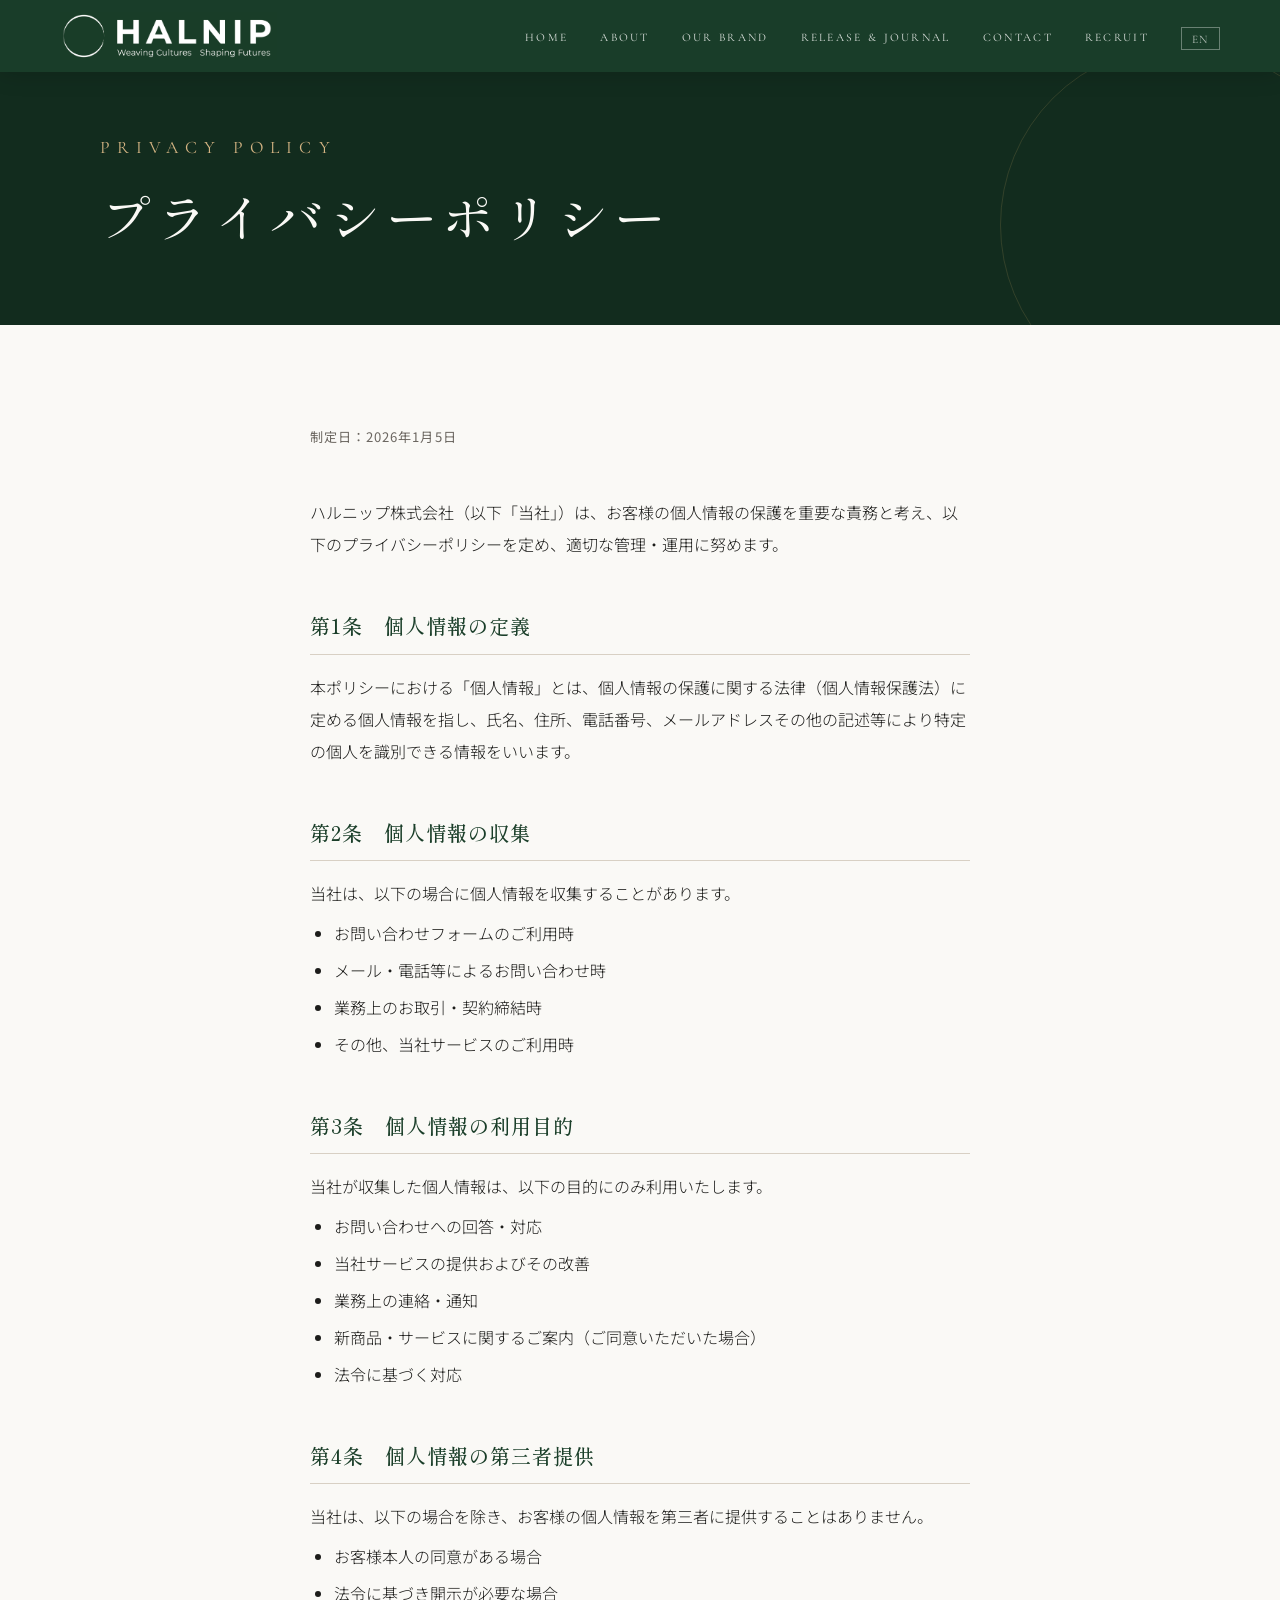
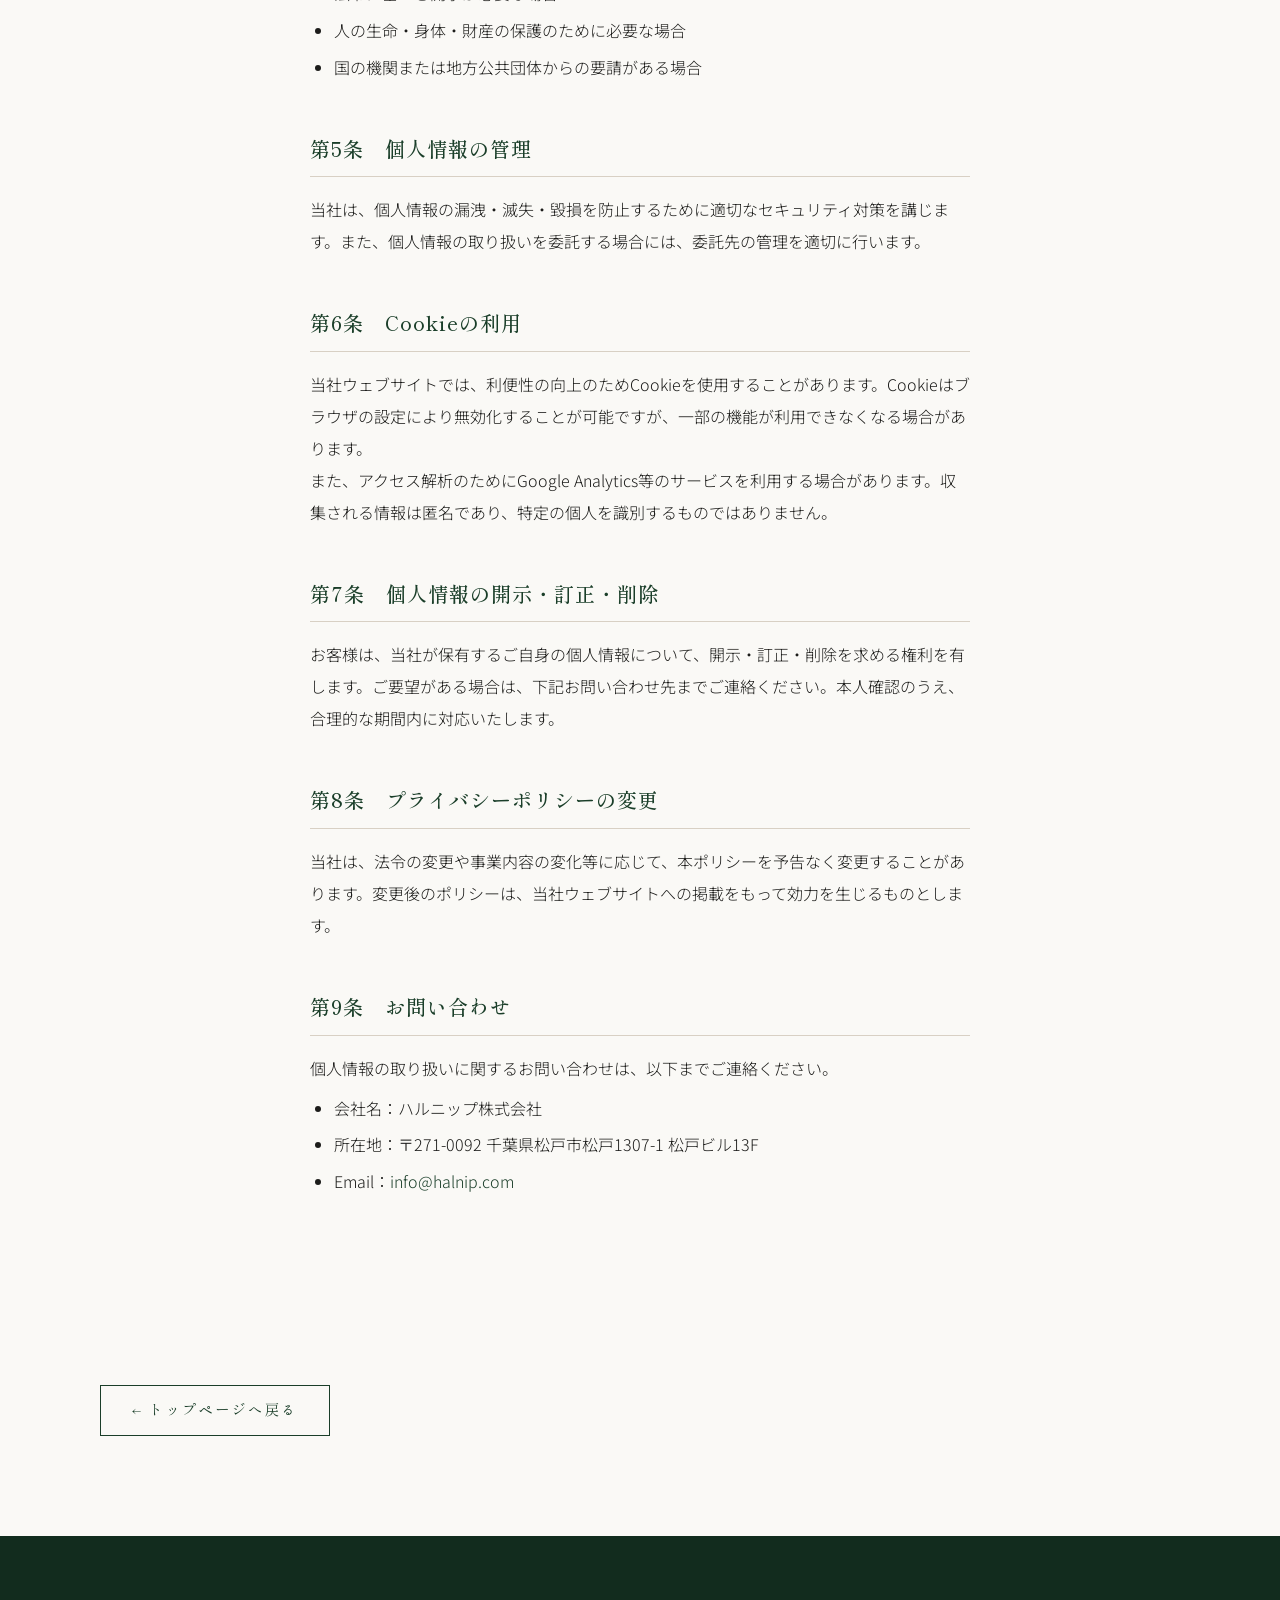
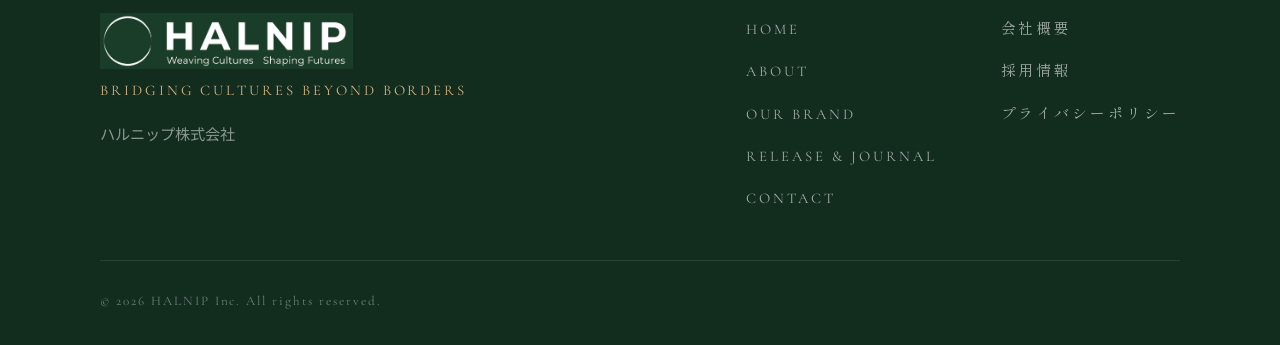
<file: privacy.html>
<!DOCTYPE html>
<html lang="ja">
<head>
  <meta charset="UTF-8" />
  <link rel="icon" href="images/logo_latest_symbol_g.png" type="image/png" />
  <meta name="viewport" content="width=device-width, initial-scale=1.0" />
  <title>プライバシーポリシー | HALNIP Inc.</title>
  <meta name="description" content="ハルニップ株式会社のプライバシーポリシー。個人情報の取り扱いについて。" />
  <link rel="stylesheet" href="style.css?v=202610231544" />
  <link rel="preconnect" href="https://fonts.googleapis.com" />
  <link rel="preconnect" href="https://fonts.gstatic.com" crossorigin />
  <link href="https://fonts.googleapis.com/css2?family=Montserrat:wght@100;200;300;400;600&family=Shippori+Mincho:wght@400;500;600&family=Cormorant+Garamond:ital,wght@0,300;0,400;0,600;1,300;1,400&family=Noto+Sans+JP:wght@300;400;500&display=swap" rel="stylesheet" />
  <style>
    .privacy-hero {
      padding: calc(var(--nav-height) + 60px) 0 56px;
      background: var(--color-primary-dark);
      position: relative; overflow: hidden;
    }
    .privacy-hero::after {
      content: ''; position: absolute; right: -80px; bottom: -80px;
      width: 360px; height: 360px; border-radius: 50%;
      border: 1px solid rgba(181,150,90,0.2); pointer-events: none;
    }
    .privacy-hero__label {
      font-family: var(--font-display); font-size: clamp(0.9rem,1.4vw,1.1rem);
      letter-spacing: 0.4em; text-transform: uppercase;
      color: var(--color-accent-light); margin-bottom: 0.8rem;
    }
    .privacy-hero__title {
      font-family: var(--font-display); font-size: clamp(2rem,5vw,3.2rem);
      font-weight: 300; letter-spacing: 0.12em; color: var(--color-white);
    }
    .privacy-body { padding: clamp(60px,8vw,100px) 0; background: var(--color-white); }
    .privacy-inner { max-width: 780px; }
    .privacy-date {
      font-family: var(--font-sans); font-size: 0.82rem;
      letter-spacing: 0.08em; color: var(--color-text-muted);
      margin-bottom: clamp(2rem,4vw,3rem);
    }
    .privacy-section { margin-bottom: clamp(2rem,4vw,3rem); }
    .privacy-section h2 {
      font-family: var(--font-serif); font-size: clamp(1rem,2vw,1.25rem);
      font-weight: 500; color: var(--color-primary); letter-spacing: 0.05em;
      margin-bottom: 1rem; padding-bottom: 0.6rem; border-bottom: 1px solid var(--color-border);
    }
    .privacy-section p, .privacy-section li {
      font-family: var(--font-sans); font-size: clamp(0.9rem,1.3vw,1rem);
      font-weight: 300; line-height: 2; color: var(--color-text);
    }
    .privacy-section ul { list-style: disc; padding-left: 1.5em; margin-top: 0.5rem; }
    .privacy-section li { margin-bottom: 0.3rem; }
    .privacy-back { padding: 2.5rem 0 clamp(60px,8vw,100px); background: var(--color-white); }
  </style>
</head>
<body class="subpage">

  <!-- NAV -->
  <nav class="nav scrolled" id="nav">
    <div class="nav__logo">
      <a href="index.html" class="nav__logo-link">
        <img src="images/logo_latest_g.png" alt="HALNIP" class="nav__logo-img"
          onerror="this.style.display='none';this.nextElementSibling.style.display='inline';" />
        <span class="nav__logo-text-fallback" style="display:none;">HALNIP</span>
      </a>
    </div>
    <button class="nav__hamburger" id="hamburger" aria-label="メニュー"><span></span><span></span><span></span></button>
    <ul class="nav__links" id="navLinks">
      <li><a href="index.html#home">HOME</a></li>
      <li><a href="index.html#about">ABOUT</a></li>
      <li><a href="index.html#brand">OUR BRAND</a></li>
      <li><a href="journal/index.html">RELEASE &amp; JOURNAL</a></li>
      <li><a href="index.html#contact">CONTACT</a></li>
      <li><a href="recruit.html">RECRUIT</a></li>
      <li class="nav__lang"><button id="langToggle" class="lang-btn">EN</button></li>
    </ul>
  </nav>

  <!-- HERO -->
  <section class="privacy-hero">
    <div class="container">
      <p class="privacy-hero__label"
        data-ja="Privacy Policy" data-en="Privacy Policy">Privacy Policy</p>
      <h1 class="privacy-hero__title"
        data-ja="プライバシーポリシー" data-en="Privacy Policy">プライバシーポリシー</h1>
    </div>
  </section>

  <!-- BODY -->
  <div class="privacy-body">
    <div class="privacy-inner container">

      <p class="privacy-date"
        data-ja="制定日：2026年1月5日" data-en="Established: January 5, 2026">制定日：2026年1月5日</p>

      <!-- intro -->
      <div class="privacy-section">
        <p data-ja="ハルニップ株式会社（以下「当社」）は、お客様の個人情報の保護を重要な責務と考え、以下のプライバシーポリシーを定め、適切な管理・運用に努めます。"
           data-en="HALNIP Inc. (hereinafter &quot;the Company&quot;) considers the protection of personal information to be an important responsibility and has established the following Privacy Policy to ensure appropriate management and operation.">
          ハルニップ株式会社（以下「当社」）は、お客様の個人情報の保護を重要な責務と考え、以下のプライバシーポリシーを定め、適切な管理・運用に努めます。
        </p>
      </div>

      <!-- Article 1 -->
      <div class="privacy-section">
        <h2 data-ja="第1条　個人情報の定義" data-en="Article 1 &nbsp;Definition of Personal Information">第1条　個人情報の定義</h2>
        <p data-ja="本ポリシーにおける「個人情報」とは、個人情報の保護に関する法律（個人情報保護法）に定める個人情報を指し、氏名、住所、電話番号、メールアドレスその他の記述等により特定の個人を識別できる情報をいいます。"
           data-en="&quot;Personal Information&quot; in this Policy refers to personal information as defined under the Act on the Protection of Personal Information, including information that can identify a specific individual such as name, address, telephone number, email address, and other descriptions.">
          本ポリシーにおける「個人情報」とは、個人情報の保護に関する法律（個人情報保護法）に定める個人情報を指し、氏名、住所、電話番号、メールアドレスその他の記述等により特定の個人を識別できる情報をいいます。
        </p>
      </div>

      <!-- Article 2 -->
      <div class="privacy-section">
        <h2 data-ja="第2条　個人情報の収集" data-en="Article 2 &nbsp;Collection of Personal Information">第2条　個人情報の収集</h2>
        <p data-ja="当社は、以下の場合に個人情報を収集することがあります。"
           data-en="The Company may collect personal information in the following cases:">当社は、以下の場合に個人情報を収集することがあります。</p>
        <ul>
          <li data-ja="お問い合わせフォームのご利用時" data-en="When using the contact form">お問い合わせフォームのご利用時</li>
          <li data-ja="メール・電話等によるお問い合わせ時" data-en="When contacting us by email or phone">メール・電話等によるお問い合わせ時</li>
          <li data-ja="業務上のお取引・契約締結時" data-en="When entering into business transactions or contracts">業務上のお取引・契約締結時</li>
          <li data-ja="その他、当社サービスのご利用時" data-en="When using other Company services">その他、当社サービスのご利用時</li>
        </ul>
      </div>

      <!-- Article 3 -->
      <div class="privacy-section">
        <h2 data-ja="第3条　個人情報の利用目的" data-en="Article 3 &nbsp;Purpose of Use">第3条　個人情報の利用目的</h2>
        <p data-ja="当社が収集した個人情報は、以下の目的にのみ利用いたします。"
           data-en="Personal information collected by the Company will be used only for the following purposes:">当社が収集した個人情報は、以下の目的にのみ利用いたします。</p>
        <ul>
          <li data-ja="お問い合わせへの回答・対応" data-en="Responding to inquiries">お問い合わせへの回答・対応</li>
          <li data-ja="当社サービスの提供およびその改善" data-en="Providing and improving our services">当社サービスの提供およびその改善</li>
          <li data-ja="業務上の連絡・通知" data-en="Business communications and notifications">業務上の連絡・通知</li>
          <li data-ja="新商品・サービスに関するご案内（ご同意いただいた場合）" data-en="Information about new products and services (with consent)">新商品・サービスに関するご案内（ご同意いただいた場合）</li>
          <li data-ja="法令に基づく対応" data-en="Compliance with applicable laws">法令に基づく対応</li>
        </ul>
      </div>

      <!-- Article 4 -->
      <div class="privacy-section">
        <h2 data-ja="第4条　個人情報の第三者提供" data-en="Article 4 &nbsp;Disclosure to Third Parties">第4条　個人情報の第三者提供</h2>
        <p data-ja="当社は、以下の場合を除き、お客様の個人情報を第三者に提供することはありません。"
           data-en="The Company will not disclose personal information to third parties except in the following cases:">当社は、以下の場合を除き、お客様の個人情報を第三者に提供することはありません。</p>
        <ul>
          <li data-ja="お客様本人の同意がある場合" data-en="With the customer's consent">お客様本人の同意がある場合</li>
          <li data-ja="法令に基づき開示が必要な場合" data-en="When required by law">法令に基づき開示が必要な場合</li>
          <li data-ja="人の生命・身体・財産の保護のために必要な場合" data-en="When necessary to protect life, body, or property">人の生命・身体・財産の保護のために必要な場合</li>
          <li data-ja="国の機関または地方公共団体からの要請がある場合" data-en="When requested by a government agency or local authority">国の機関または地方公共団体からの要請がある場合</li>
        </ul>
      </div>

      <!-- Article 5 -->
      <div class="privacy-section">
        <h2 data-ja="第5条　個人情報の管理" data-en="Article 5 &nbsp;Management of Personal Information">第5条　個人情報の管理</h2>
        <p data-ja="当社は、個人情報の漏洩・滅失・毀損を防止するために適切なセキュリティ対策を講じます。また、個人情報の取り扱いを委託する場合には、委託先の管理を適切に行います。"
           data-en="The Company takes appropriate security measures to prevent the leakage, loss, or damage of personal information. When entrusting personal information handling to third parties, the Company ensures their appropriate management.">
          当社は、個人情報の漏洩・滅失・毀損を防止するために適切なセキュリティ対策を講じます。また、個人情報の取り扱いを委託する場合には、委託先の管理を適切に行います。
        </p>
      </div>

      <!-- Article 6 -->
      <div class="privacy-section">
        <h2 data-ja="第6条　Cookieの利用" data-en="Article 6 &nbsp;Use of Cookies">第6条　Cookieの利用</h2>
        <p data-ja="当社ウェブサイトでは、利便性の向上のためCookieを使用することがあります。Cookieはブラウザの設定により無効化することが可能ですが、一部の機能が利用できなくなる場合があります。"
           data-en="Our website may use cookies to enhance user experience. Cookies can be disabled through browser settings, although some features may become unavailable.">
          当社ウェブサイトでは、利便性の向上のためCookieを使用することがあります。Cookieはブラウザの設定により無効化することが可能ですが、一部の機能が利用できなくなる場合があります。
        </p>
        <p data-ja="また、アクセス解析のためにGoogle Analytics等のサービスを利用する場合があります。収集される情報は匿名であり、特定の個人を識別するものではありません。"
           data-en="We may also use services such as Google Analytics for access analysis. Information collected is anonymized and does not identify specific individuals.">
          また、アクセス解析のためにGoogle Analytics等のサービスを利用する場合があります。収集される情報は匿名であり、特定の個人を識別するものではありません。
        </p>
      </div>

      <!-- Article 7 -->
      <div class="privacy-section">
        <h2 data-ja="第7条　個人情報の開示・訂正・削除" data-en="Article 7 &nbsp;Disclosure, Correction, and Deletion">第7条　個人情報の開示・訂正・削除</h2>
        <p data-ja="お客様は、当社が保有するご自身の個人情報について、開示・訂正・削除を求める権利を有します。ご要望がある場合は、下記お問い合わせ先までご連絡ください。本人確認のうえ、合理的な期間内に対応いたします。"
           data-en="Customers have the right to request disclosure, correction, or deletion of their personal information held by the Company. Please contact us at the address below. We will verify your identity and respond within a reasonable period.">
          お客様は、当社が保有するご自身の個人情報について、開示・訂正・削除を求める権利を有します。ご要望がある場合は、下記お問い合わせ先までご連絡ください。本人確認のうえ、合理的な期間内に対応いたします。
        </p>
      </div>

      <!-- Article 8 -->
      <div class="privacy-section">
        <h2 data-ja="第8条　プライバシーポリシーの変更" data-en="Article 8 &nbsp;Changes to Privacy Policy">第8条　プライバシーポリシーの変更</h2>
        <p data-ja="当社は、法令の変更や事業内容の変化等に応じて、本ポリシーを予告なく変更することがあります。変更後のポリシーは、当社ウェブサイトへの掲載をもって効力を生じるものとします。"
           data-en="The Company may revise this Policy without prior notice in response to changes in laws or business operations. Revised policies take effect upon publication on the Company's website.">
          当社は、法令の変更や事業内容の変化等に応じて、本ポリシーを予告なく変更することがあります。変更後のポリシーは、当社ウェブサイトへの掲載をもって効力を生じるものとします。
        </p>
      </div>

      <!-- Article 9 -->
      <div class="privacy-section">
        <h2 data-ja="第9条　お問い合わせ" data-en="Article 9 &nbsp;Contact Us">第9条　お問い合わせ</h2>
        <p data-ja="個人情報の取り扱いに関するお問い合わせは、以下までご連絡ください。"
           data-en="For inquiries regarding the handling of personal information, please contact us at:">個人情報の取り扱いに関するお問い合わせは、以下までご連絡ください。</p>
        <ul>
          <li data-ja="会社名：ハルニップ株式会社" data-en="Company: HALNIP Inc.">会社名：ハルニップ株式会社</li>
          <li data-ja="所在地：〒271-0092 千葉県松戸市松戸1307-1 松戸ビル13F" data-en="Address: Matsudo Building 13F, 1307-1 Matsudo, Matsudo City, Chiba 271-0092, Japan">所在地：〒271-0092 千葉県松戸市松戸1307-1 松戸ビル13F</li>
          <li>Email：<a href="mailto:info@halnip.com" style="color:var(--color-primary);">info@halnip.com</a></li>
        </ul>
      </div>

    </div>
  </div>

  <!-- BACK -->
  <div class="privacy-back">
    <div class="container">
      <a href="index.html" class="btn btn--outline"
        data-ja="← トップページへ戻る" data-en="← Back to Top">← トップページへ戻る</a>
    </div>
  </div>

  <!-- FOOTER -->
  <footer class="footer">
    <div class="footer__inner container">
      <div class="footer__top">
        <div class="footer__brand">
          <div class="footer__logo">
            <img src="images/logo_latest_g.png" alt="HALNIP" class="footer__logo-img"
              onerror="this.style.display='none';this.nextElementSibling.style.display='block';" />
            <span class="footer__logo-text-fallback" style="display:none;">HALNIP</span>
          </div>
          <p class="footer__tagline">Bridging Cultures Beyond Borders</p>
          <p class="footer__company"
            data-ja="ハルニップ株式会社" data-en="HALNIP Inc.">ハルニップ株式会社</p>
        </div>
        <nav class="footer__nav">
          <ul>
            <li><a href="index.html#home">HOME</a></li>
            <li><a href="index.html#about">ABOUT</a></li>
            <li><a href="index.html#brand">OUR BRAND</a></li>
            <li><a href="journal/index.html">RELEASE &amp; JOURNAL</a></li>
            <li><a href="index.html#contact">CONTACT</a></li>
          </ul>
          <ul>
            <li><a href="company.html" data-ja="会社概要" data-en="Company Overview">会社概要</a></li>
            <li><a href="recruit.html" data-ja="採用情報" data-en="Recruit">採用情報</a></li>
            <li><a href="privacy.html" data-ja="プライバシーポリシー" data-en="Privacy Policy">プライバシーポリシー</a></li>
          </ul>
        </nav>
      </div>
      <div class="footer__bottom">
        <p class="footer__copy">&copy; 2026 HALNIP Inc. All rights reserved.</p>
      </div>
    </div>
  </footer>

  <script>
  (function() {
    let currentLang = localStorage.getItem('lang') || 'ja';
    const toggleBtn = document.getElementById('langToggle');

    function applyLang(lang) {
      document.querySelectorAll('[data-' + lang + ']').forEach(el => {
        el.innerHTML = el.getAttribute('data-' + lang);
      });
      document.documentElement.lang = lang;
      toggleBtn.textContent = lang === 'ja' ? 'EN' : 'JA';
    }

    toggleBtn.addEventListener('click', () => {
      currentLang = currentLang === 'ja' ? 'en' : 'ja';
      localStorage.setItem('lang', currentLang);
      applyLang(currentLang);
    });
    applyLang(currentLang);

    const hamburger = document.getElementById('hamburger');
    const navLinks  = document.getElementById('navLinks');
    hamburger.addEventListener('click', () => { hamburger.classList.toggle('open'); navLinks.classList.toggle('open'); });
    navLinks.querySelectorAll('a').forEach(a => a.addEventListener('click', () => { hamburger.classList.remove('open'); navLinks.classList.remove('open'); }));
  })();
  </script>

  <script src="cursor.js?v=202610231544"></script>
</body>
</html>
</file>
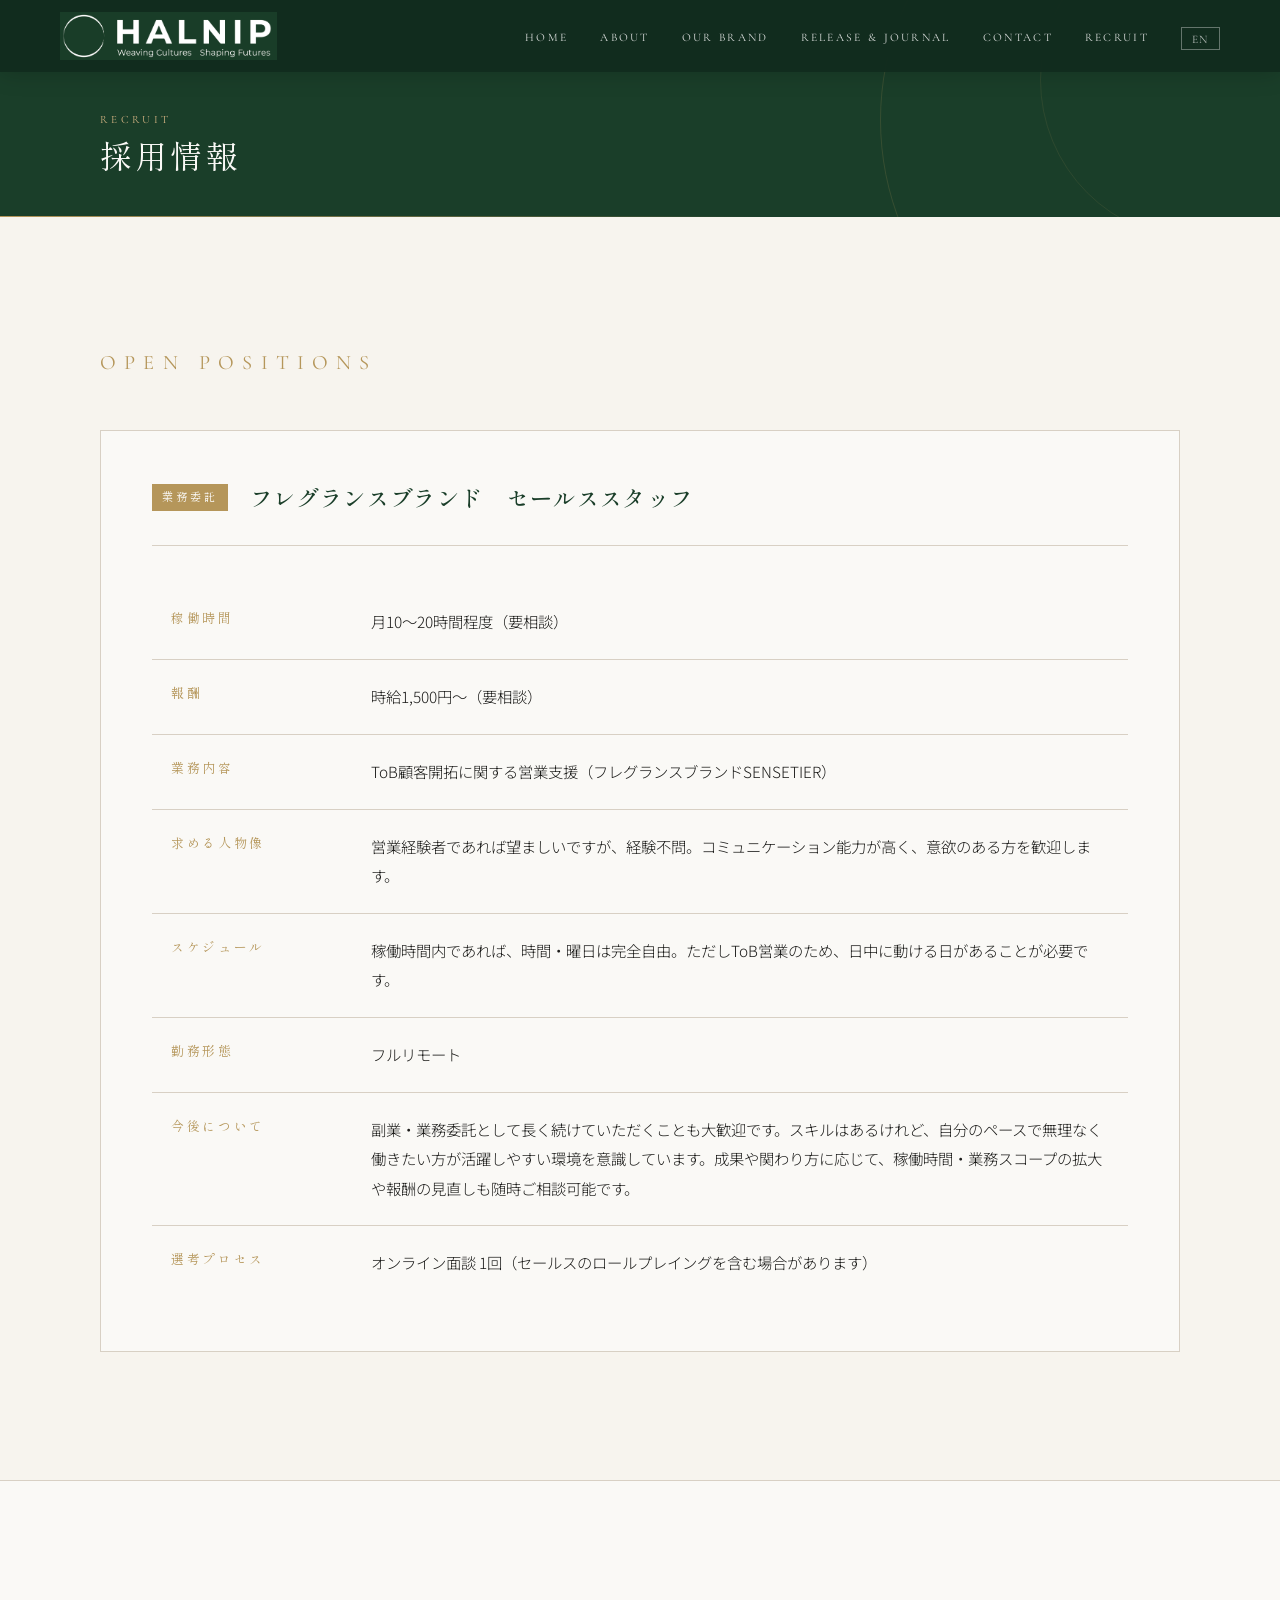
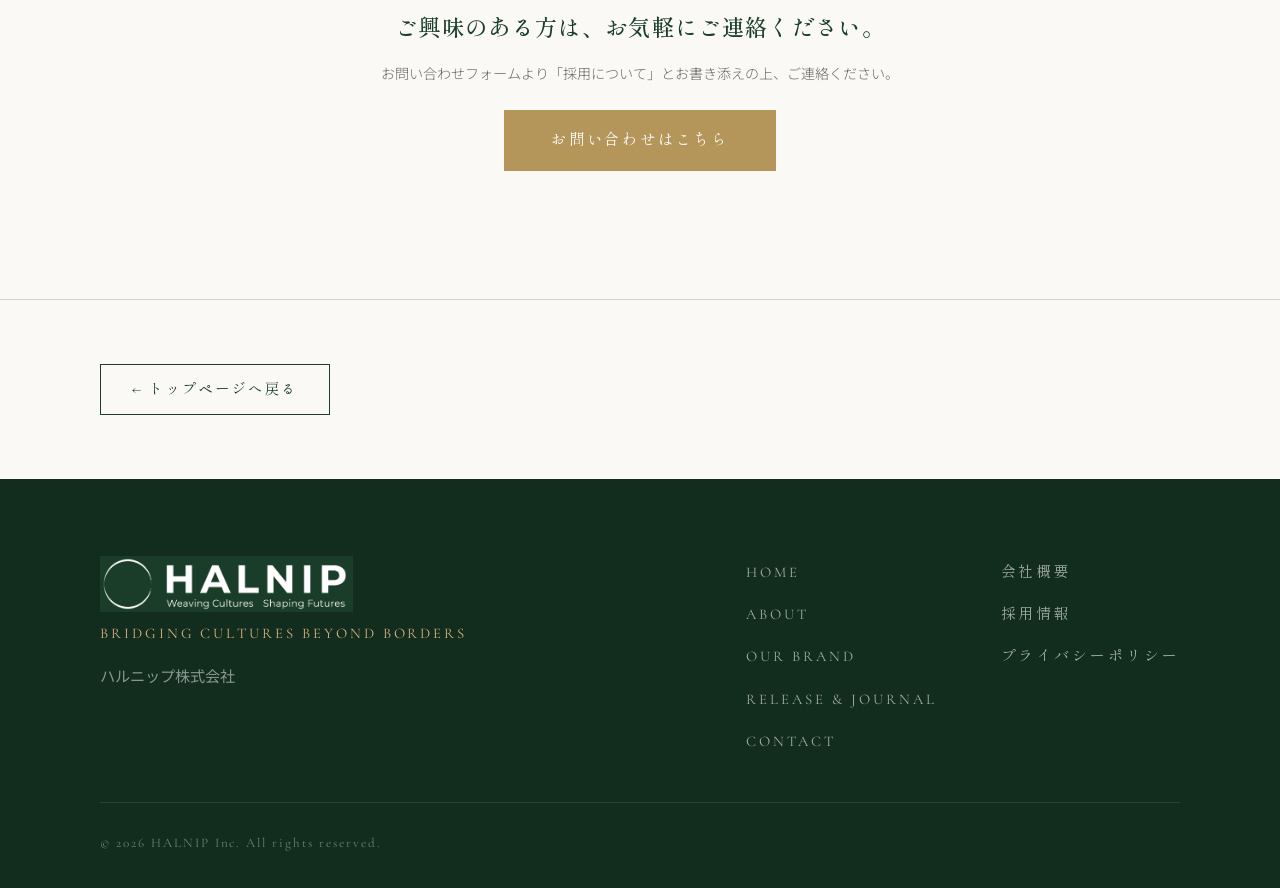
<file: recruit.html>
<!DOCTYPE html>
<html lang="ja">
<head>
  <meta charset="UTF-8" />
  <link rel="icon" href="images/logo_latest_symbol_g.png" type="image/png" />
  <meta name="viewport" content="width=device-width, initial-scale=1.0" />
  <title>採用情報 | HALNIP Inc.</title>
  <meta name="description" content="ハルニップ株式会社の採用情報。フレグランスブランドのセールススタッフ（業務委託）を募集しています。" />
  <link rel="stylesheet" href="style.css?v=202610231544" />
  <link rel="stylesheet" href="recruit.css?v=202610231544" />
  <link rel="preconnect" href="https://fonts.googleapis.com" />
  <link rel="preconnect" href="https://fonts.gstatic.com" crossorigin />
  <link href="https://fonts.googleapis.com/css2?family=Montserrat:wght@100;200;300;400;600&family=Shippori+Mincho:wght@400;500;600&family=Cormorant+Garamond:ital,wght@0,300;0,400;0,600;1,300;1,400&family=Noto+Sans+JP:wght@300;400;500&display=swap" rel="stylesheet" />
</head>
<body class="subpage">

  <!-- ========== NAVIGATION ========== -->
  <nav class="nav scrolled" id="nav">
    <div class="nav__logo">
      <a href="index.html" class="nav__logo-link">
        <img src="images/logo_latest_g.png" alt="HALNIP" class="nav__logo-img"
          onerror="this.style.display='none'; this.nextElementSibling.style.display='inline';" />
        <span class="nav__logo-text-fallback" style="display:none;">HALNIP</span>
      </a>
    </div>
    <button class="nav__hamburger" id="hamburger" aria-label="メニュー">
      <span></span><span></span><span></span>
    </button>
    <ul class="nav__links" id="navLinks">
      <li><a href="index.html#home">HOME</a></li>
      <li><a href="index.html#about">ABOUT</a></li>
      <li><a href="index.html#brand">OUR BRAND</a></li>
      <li><a href="journal/index.html">RELEASE &amp; JOURNAL</a></li>
      <li><a href="index.html#contact">CONTACT</a></li>
      <li><a href="recruit.html">RECRUIT</a></li>
      <li class="nav__lang">
        <button id="langToggle" class="lang-btn">EN</button>
      </li>
    </ul>
  </nav>

  <!-- ========== PAGE HERO ========== -->
  <section class="page-hero">
    <div class="page-hero__inner container">
      <p class="page-hero__label section-label">RECRUIT</p>
      <h1 class="page-hero__title" data-en="Join Our Team" data-ja="採用情報">採用情報</h1>
    </div>
    <div class="page-hero__line"></div>
  </section>

  <!-- ========== JOB LISTINGS ========== -->
  <section class="recruit-jobs">
    <div class="recruit-jobs__inner container">

      <p class="section-label recruit-jobs__label">OPEN POSITIONS</p>

      <!-- Job Card -->
      <div class="job-card reveal">
        <div class="job-card__head">
          <span class="job-card__type" data-en="Freelance Contract" data-ja="業務委託">業務委託</span>
          <h3 class="job-card__title" data-en="Fragrance Brand — Sales Staff" data-ja="フレグランスブランド　セールススタッフ">フレグランスブランド　セールススタッフ</h3>
        </div>

        <table class="job-table">
          <tbody>
            <tr>
              <th data-en="Work Hours" data-ja="稼働時間">稼働時間</th>
              <td data-en="Approx. 10–20 hrs/month (negotiable)" data-ja="月10〜20時間程度（要相談）">月10〜20時間程度（要相談）</td>
            </tr>
            <tr>
              <th data-en="Compensation" data-ja="報酬">報酬</th>
              <td data-en="¥1,500/hr and up (negotiable)" data-ja="時給1,500円〜（要相談）">時給1,500円〜（要相談）</td>
            </tr>
            <tr>
              <th data-en="Duties" data-ja="業務内容">業務内容</th>
              <td data-en="Sales support for B2B customer acquisition (fragrance brand SENSETIER)" data-ja="ToB顧客開拓に関する営業支援（フレグランスブランドSENSETIER）">ToB顧客開拓に関する営業支援（フレグランスブランドSENSETIER）</td>
            </tr>
            <tr>
              <th data-en="Requirements" data-ja="求める人物像">求める人物像</th>
              <td data-en="Sales experience preferred, but not required — strong communication skills and motivation welcome." data-ja="営業経験者であれば望ましいですが、経験不問。コミュニケーション能力が高く、意欲のある方を歓迎します。">営業経験者であれば望ましいですが、経験不問。コミュニケーション能力が高く、意欲のある方を歓迎します。</td>
            </tr>
            <tr>
              <th data-en="Schedule" data-ja="スケジュール">スケジュール</th>
              <td data-en="Fully flexible — work whenever you like within your contracted hours. Daytime availability required for B2B outreach." data-ja="稼働時間内であれば、時間・曜日は完全自由。ただしToB営業のため、日中に動ける日があることが必要です。">稼働時間内であれば、時間・曜日は完全自由。ただしToB営業のため、日中に動ける日があることが必要です。</td>
            </tr>
            <tr>
              <th data-en="Work Style" data-ja="勤務形態">勤務形態</th>
              <td data-en="Fully remote" data-ja="フルリモート">フルリモート</td>
            </tr>
            <tr>
              <th data-en="Growth Path" data-ja="今後について">今後について</th>
              <td data-en="Staying on as a long-term freelancer is absolutely welcome. This role is designed to suit those with strong skills who want to work flexibly on their own schedule during the day — without the pressure of a fixed commitment. For those who want more, hours, scope, and compensation can expand with results." data-ja="副業・業務委託として長く続けていただくことも大歓迎です。スキルはあるけれど、自分のペースで無理なく働きたい方が活躍しやすい環境を意識しています。成果や関わり方に応じて、稼働時間・業務スコープの拡大や報酬の見直しも随時ご相談可能です。">副業・業務委託として長く続けていただくことも大歓迎です。スキルはあるけれど、自分のペースで無理なく働きたい方が活躍しやすい環境を意識しています。成果や関わり方に応じて、稼働時間・業務スコープの拡大や報酬の見直しも随時ご相談可能です。</td>
            </tr>
            <tr>
              <th data-en="Selection" data-ja="選考プロセス">選考プロセス</th>
              <td data-en="One online interview (sales role-play may be included)" data-ja="オンライン面談 1回（セールスのロールプレイングを含む場合があります）">オンライン面談 1回（セールスのロールプレイングを含む場合があります）</td>
            </tr>
          </tbody>
        </table>
      </div>

    </div>
  </section>

  <!-- ========== APPLY CTA ========== -->
  <section class="recruit-cta">
    <div class="recruit-cta__inner container reveal">
      <p class="recruit-cta__lead" data-en="Interested? Feel free to reach out." data-ja="ご興味のある方は、お気軽にご連絡ください。">ご興味のある方は、お気軽にご連絡ください。</p>
      <p class="recruit-cta__note" data-en="Please use the contact form and mention 'Recruit' in your message." data-ja="お問い合わせフォームより「採用について」とお書き添えの上、ご連絡ください。">お問い合わせフォームより「採用について」とお書き添えの上、ご連絡ください。</p>
      <a href="index.html#contact" class="btn btn--filled">
        <span data-en="Contact Us" data-ja="お問い合わせはこちら">お問い合わせはこちら</span>
      </a>
    </div>
  </section>

  <!-- ========== BACK LINK ========== -->
  <section class="page-back">
    <div class="container">
      <a href="index.html" class="btn btn--outline">← トップページへ戻る</a>
    </div>
  </section>

  <!-- ========== FOOTER ========== -->
  <footer class="footer">
    <div class="footer__inner container">
      <div class="footer__top">
        <div class="footer__brand">
          <div class="footer__logo">
            <img src="images/logo_latest_g.png" alt="HALNIP" class="footer__logo-img"
              onerror="this.style.display='none'; this.nextElementSibling.style.display='block';" />
            <span class="footer__logo-text-fallback" style="display:none;">HALNIP</span>
          </div>
          <p class="footer__tagline">Bridging Cultures Beyond Borders</p>
          <p class="footer__company">ハルニップ株式会社</p>
        </div>
        <nav class="footer__nav">
          <ul>
            <li><a href="index.html#home">HOME</a></li>
            <li><a href="index.html#about">ABOUT</a></li>
            <li><a href="index.html#brand">OUR BRAND</a></li>
            <li><a href="journal/index.html">RELEASE &amp; JOURNAL</a></li>
            <li><a href="index.html#contact">CONTACT</a></li>
          </ul>
          <ul>
            <li><a href="company.html">会社概要</a></li>
            <li><a href="recruit.html">採用情報</a></li>
            <li><a href="privacy.html">プライバシーポリシー</a></li>
          </ul>
        </nav>
      </div>
      <div class="footer__bottom">
        <p class="footer__copy">&copy; 2026 HALNIP Inc. All rights reserved.</p>
      </div>
    </div>
  </footer>

  <script>
  (function() {
    const hamburger = document.getElementById('hamburger');
    const navLinks  = document.getElementById('navLinks');
    hamburger.addEventListener('click', () => {
      hamburger.classList.toggle('open');
      navLinks.classList.toggle('open');
    });
    navLinks.querySelectorAll('a').forEach(a => {
      a.addEventListener('click', () => {
        hamburger.classList.remove('open');
        navLinks.classList.remove('open');
      });
    });
  })();

  (function() {
    let currentLang = localStorage.getItem('lang') || 'ja';
    const toggleBtn = document.getElementById('langToggle');
    function applyLang(lang) {
      document.querySelectorAll('[data-' + lang + ']').forEach(el => {
        el.innerHTML = el.getAttribute('data-' + lang);
      });
      document.documentElement.lang = lang;
      toggleBtn.textContent = lang === 'ja' ? 'EN' : 'JA';
    }
    toggleBtn.addEventListener('click', () => {
      currentLang = currentLang === 'ja' ? 'en' : 'ja';
      localStorage.setItem('lang', currentLang);
      applyLang(currentLang);
    });
    applyLang(currentLang);
  })();

  (function() {
    const io = new IntersectionObserver((entries) => {
      entries.forEach(e => {
        if (e.isIntersecting) { e.target.classList.add('revealed'); io.unobserve(e.target); }
      });
    }, { threshold: 0.1 });
    document.querySelectorAll('.reveal').forEach(el => io.observe(el));
  })();
  </script>

  <script src="cursor.js?v=202610231544"></script>
</body>
</html>
</file>
<file: style.css>
/* =============================================
   HALNIP Co., Ltd. — Corporate Site Stylesheet
   style.css
   Last updated: 2025
   ============================================= */

/* ─── CSS VARIABLES ─────────────────────────── */
:root {
  /* Brand Colors */
  --color-primary:       #1a3e29;   /* Deep forest green */
  --color-primary-dark:  #122c1e;
  --color-primary-light: #2a5c3f;
  --color-accent:        #b5965a;   /* Warm gold */
  --color-accent-light:  #d4b483;
  --color-white:         #faf9f6;   /* Warm white */
  --color-off-white:     #f2ede5;
  --color-text:          #1c1c1a;
  --color-text-muted:    #6b6660;
  --color-border:        #d8d0c4;
  --color-bg-section:    #f7f4ee;

  /* Typography */
  --font-serif:          'Shippori Mincho', 'Noto Serif JP', Georgia, serif;
  --font-display:        'Cormorant Garamond', 'Shippori Mincho', Georgia, serif;
  --font-sans:           'Noto Sans JP', 'Hiragino Kaku Gothic Pro', sans-serif;
  --font-hero:           'Montserrat', sans-serif;       /* Hero HALNIP logo */

  /* Spacing */
  --section-pad:         clamp(80px, 10vw, 140px);
  --container-max:       1200px;
  --container-pad:       clamp(20px, 5vw, 60px);

  /* Transitions */
  --transition-fast:     0.2s ease;
  --transition-mid:      0.45s cubic-bezier(0.25, 0.46, 0.45, 0.94);
  --transition-slow:     0.8s cubic-bezier(0.16, 1, 0.3, 1);

  /* Nav */
  --nav-height:          72px;
}

/* ─── CUSTOM CURSOR ──────────────────────────── */
body, a, button, input, textarea, select, label { cursor: none !important; }

.c-cursor-dot {
  position: fixed;
  top: 0; left: 0;
  width: 6px; height: 6px;
  background: var(--color-accent);
  border-radius: 50%;
  pointer-events: none;
  z-index: 99999;
  transform: translate(-100px, -100px);
  margin-left: -3px; margin-top: -3px;
  transition: opacity 0.3s, background 0.2s, transform 0.05s;
  will-change: transform;
}
.c-cursor-dot.hover {
  background: var(--color-white);
  transform: scale(0) !important; /* リング拡大中はドット消す */
}

.c-cursor-ring {
  position: fixed;
  top: 0; left: 0;
  width: 34px; height: 34px;
  border: 1.5px solid rgba(181, 150, 90, 0.55);
  border-radius: 50%;
  pointer-events: none;
  z-index: 99998;
  transform: translate(-100px, -100px);
  margin-left: -17px; margin-top: -17px;
  transition: width 0.35s cubic-bezier(0.25,0.46,0.45,0.94),
              height 0.35s cubic-bezier(0.25,0.46,0.45,0.94),
              border-color 0.35s, background 0.35s, opacity 0.3s;
  will-change: transform;
}
.c-cursor-ring.hover {
  width: 58px; height: 58px;
  margin-left: -29px; margin-top: -29px;
  border-color: rgba(181, 150, 90, 0.9);
  background: rgba(181, 150, 90, 0.07);
}
.c-cursor-ring.click {
  width: 28px; height: 28px;
  margin-left: -14px; margin-top: -14px;
  background: rgba(181, 150, 90, 0.15);
}

/* ─── RESET & BASE ───────────────────────────── */
*, *::before, *::after { box-sizing: border-box; margin: 0; padding: 0; }

html { scroll-behavior: smooth; font-size: 16px; }

body {
  font-family: var(--font-sans);
  color: var(--color-text);
  background: var(--color-white);
  line-height: 1.8;
  overflow-x: hidden;
  -webkit-font-smoothing: antialiased;
}

img { display: block; max-width: 100%; height: auto; }
a  { text-decoration: none; color: inherit; }
ul { list-style: none; }
button { cursor: pointer; border: none; background: none; font-family: inherit; }

/* ─── UTILITY ────────────────────────────────── */
.container {
  max-width: var(--container-max);
  margin: 0 auto;
  padding: 0 var(--container-pad);
}

.section-label {
  font-family: var(--font-display);
  font-size: clamp(1rem, 1.6vw, 1.3rem);
  letter-spacing: 0.4em;
  text-transform: uppercase;
  color: var(--color-accent);
  margin-bottom: 1.5rem;
}

/* ─── SCROLL REVEAL ──────────────────────────── */
.reveal { opacity: 0; transform: translateY(32px); transition: opacity 0.9s var(--transition-slow), transform 0.9s var(--transition-slow); }
.reveal.revealed { opacity: 1; transform: none; }

/* ─── BUTTONS ────────────────────────────────── */
.btn {
  display: inline-block;
  font-family: var(--font-display);
  font-size: clamp(0.75rem, 1.1vw, 0.9rem);
  letter-spacing: 0.18em;
  text-transform: uppercase;
  padding: 0.85em 2.2em;
  border-radius: 0;
  transition: background var(--transition-fast), color var(--transition-fast), border-color var(--transition-fast), transform var(--transition-fast);
}
.btn:hover { transform: translateY(-2px); }

.btn--outline {
  border: 1px solid var(--color-primary);
  color: var(--color-primary);
}
.btn--outline:hover { background: var(--color-primary); color: var(--color-white); }

.btn--outline-light {
  border: 1px solid var(--color-white);
  color: var(--color-white);
}
.btn--outline-light:hover { background: var(--color-white); color: var(--color-primary); }

.btn--dark {
  background: var(--color-primary);
  color: var(--color-white);
  border: 1px solid var(--color-primary);
}
.btn--dark:hover { background: var(--color-primary-dark); }

.btn--filled {
  background: var(--color-accent);
  color: var(--color-white);
  border: 1px solid var(--color-accent);
  font-size: clamp(0.8rem, 1.2vw, 1rem);
  padding: 1em 3em;
}
.btn--filled:hover { background: var(--color-accent-light); border-color: var(--color-accent-light); }

/* ─── NAVIGATION ─────────────────────────────── */
.nav {
  position: fixed;
  top: 0; left: 0; right: 0;
  z-index: 900;
  height: var(--nav-height);
  display: flex;
  align-items: center;
  justify-content: space-between;
  padding: 0 var(--container-pad);
  transition: background var(--transition-mid), box-shadow var(--transition-mid);
}
.nav.scrolled {
  background: rgba(26, 62, 42, 0.97);
  backdrop-filter: blur(12px);
  box-shadow: 0 1px 24px rgba(0,0,0,0.18);
}

.nav__logo {
  flex-shrink: 0;
}
.nav__logo-link {
  display: flex;
  align-items: center;
  flex-shrink: 0;
  transition: opacity var(--transition-fast);
}
.nav__logo-link:hover { opacity: 0.8; }

/* Logo image — 縦横比を厳密に保持 */
.nav__logo-img {
  height: clamp(36px, 5.5vh, 48px);
  max-height: calc(var(--nav-height) - 20px);
  width: auto;
  max-width: 42vw;
  display: block;
  flex-shrink: 0;
  object-fit: contain;
  margin-right: clamp(1.2rem, 3vw, 2.4rem);
}

/* Text fallback (if image fails to load) */
.nav__logo-text-fallback {
  font-family: var(--font-display);
  font-size: 1.5rem;
  font-weight: 300;
  letter-spacing: 0.28em;
  color: var(--color-white);
}

.nav__links {
  display: flex;
  align-items: center;
  gap: clamp(1.2rem, 2.5vw, 2.5rem);
}
.nav__links a {
  font-family: var(--font-display);
  font-size: clamp(0.65rem, 0.9vw, 0.78rem);
  letter-spacing: 0.2em;
  text-transform: uppercase;
  color: rgba(255,255,255,0.85);
  transition: color var(--transition-fast);
  white-space: nowrap;
}
.nav__links a:hover { color: var(--color-accent-light); }

.lang-btn {
  font-family: var(--font-display);
  font-size: 0.72rem;
  letter-spacing: 0.15em;
  color: rgba(255,255,255,0.7);
  border: 1px solid rgba(255,255,255,0.35);
  padding: 0.3em 0.85em;
  transition: all var(--transition-fast);
}
.lang-btn:hover { color: var(--color-white); border-color: var(--color-white); }

/* Hamburger */
.nav__hamburger {
  display: none;
  flex-direction: column;
  gap: 5px;
  padding: 4px;
  z-index: 910;
}
.nav__hamburger span {
  display: block;
  width: 24px; height: 1.5px;
  background: var(--color-white);
  transition: transform 0.3s, opacity 0.3s;
}
.nav__hamburger.open span:nth-child(1) { transform: translateY(6.5px) rotate(45deg); }
.nav__hamburger.open span:nth-child(2) { opacity: 0; }
.nav__hamburger.open span:nth-child(3) { transform: translateY(-6.5px) rotate(-45deg); }

/* ─── HERO ───────────────────────────────────── */
.hero {
  position: relative;
  width: 100%;
  height: 100vh;
  min-height: 600px;
  display: flex;
  align-items: center;
  justify-content: center;
  overflow: hidden;
}

.hero__bg { position: absolute; inset: 0; z-index: 0; }
.hero__bg-img {
  width: 100%; height: 100%;
  object-fit: cover;
  object-position: center;
}
.hero__overlay {
  position: absolute; inset: 0;
  background: linear-gradient(
    135deg,
    rgba(18, 44, 30, 0.50) 0%,
    rgba(18, 44, 30, 0.30) 60%,
    rgba(18, 44, 30, 0.45) 100%
  );
}

.hero__content {
  position: relative;
  z-index: 2;
  text-align: center;
  color: var(--color-white);
  display: flex;
  flex-direction: column;
  align-items: center;
  justify-content: center;
  min-height: 180px;
}

/* ── Hero title: HALAL × NIPPON ── */
.hero__title-wrap {
  display: flex;
  align-items: baseline;
  gap: 0.1em;
  font-family: var(--font-hero);
  font-size: clamp(3.5rem, 10vw, 8rem);
  font-weight: 200;
  letter-spacing: 0.08em;
  color: var(--color-white);
  transition: opacity 0.5s ease;
  pointer-events: none;
}

.hero__word { display: flex; }
.hero__cross { margin: 0 0.08em; }

.hero__letter {
  display: inline-block;
  opacity: 0;
  transform: translateX(-18px);
}
.hero__letter.anim-in {
  animation: letterSlide 0.35s var(--transition-slow) both;
  animation-delay: calc(var(--i) * 0.07s + 0.05s);
}
@keyframes letterSlide {
  from { opacity: 0; transform: translateX(-22px); }
  to   { opacity: 1; transform: translateX(0); }
}

.hero__letter.fading {
  animation: fadeLetterOut 0.9s ease-out forwards;
}
.hero__cross.fading .hero__letter {
  animation: fadeLetterOut 0.9s ease-out forwards;
}
@keyframes fadeLetterOut {
  from { opacity: 1; transform: scale(1); }
  to   { opacity: 0; transform: scale(0.88); }
}

/* ── Hero Merge Stage (Phase 3) ── */
.hero__merge-stage {
  position: absolute;
  display: none;
  align-items: baseline;
  justify-content: center;
  gap: 0;
  font-family: var(--font-hero);
  font-size: clamp(3.5rem, 10vw, 8rem);
  font-weight: 300;
  letter-spacing: 0.08em;
  color: var(--color-white);
  pointer-events: none;
  opacity: 0;
}
.hero__merge-stage.visible {
  display: flex;
  opacity: 1;
}

.hero__merge-hal,
.hero__merge-nip {
  display: inline-block;
  transition: transform 0.75s cubic-bezier(0.25, 0.46, 0.45, 0.94);
}

/* Start positions — HAL far left of center, NIP far right */
.hero__merge-hal { transform: translateX(-1.5em); }
.hero__merge-nip { transform: translateX(1.5em); }

/* Slide toward each other until touching */
.hero__merge-hal.slide-right { transform: translateX(0); }
.hero__merge-nip.slide-left  { transform: translateX(0); }

/* ── Hero Final Logo ── */
.hero__logo-final {
  position: absolute;
  display: flex;
  flex-direction: column;
  align-items: center;
  gap: 1.2rem;
  opacity: 0;
  pointer-events: none;
  transition: opacity 0.9s ease;
}
.hero__logo-final.visible {
  opacity: 1;
  pointer-events: auto;
}
.hero__logo-text {
  font-family: var(--font-hero);
  font-size: clamp(3rem, 10vw, 8rem);
  font-weight: 400;
  letter-spacing: 0.18em;
  color: var(--color-white);
  line-height: 1;
  white-space: nowrap;
  max-width: 92vw;
  padding: 0 0.3em;
  overflow-wrap: normal;
}
.hero__tagline {
  font-family: var(--font-hero);
  font-size: clamp(0.6rem, 1.5vw, 0.85rem);
  font-weight: 300;
  letter-spacing: 0.38em;
  color: rgba(255,255,255,0.75);
  text-transform: uppercase;
}

/* HALNIP説明文（ヒーロー最終フェーズ） */
.hero__description {
  margin-top: clamp(1.6rem, 3vw, 2.4rem);
  font-family: var(--font-serif);
  font-size: clamp(0.88rem, 1.5vw, 1.08rem);
  font-weight: 400;
  line-height: 2.1;
  letter-spacing: 0.12em;
  color: rgba(255,255,255,0.9);
  text-align: center;
  max-width: 44em;
  padding: 0 1rem;
  opacity: 0;
  animation: heroDescFadeIn 1.2s cubic-bezier(0.16,1,0.3,1) 0.6s forwards;
}
@keyframes heroDescFadeIn {
  from { opacity: 0; transform: translateY(14px); }
  to   { opacity: 1; transform: none; }
}

/* ── Scroll Hint ── */
.hero__scroll-hint {
  position: absolute;
  bottom: 2.5rem;
  left: 50%;
  transform: translateX(-50%);
  z-index: 3;
  display: flex;
  flex-direction: column;
  align-items: center;
  gap: 0.6rem;
  opacity: 0;
  transition: opacity 1s ease 0.5s;
}
.hero__scroll-hint.visible { opacity: 1; }

.scroll-line {
  display: block;
  width: 1px;
  height: 48px;
  background: rgba(255,255,255,0.5);
  animation: scrollPulse 1.8s ease-in-out infinite;
}
@keyframes scrollPulse {
  0%,100% { opacity: 0.5; transform: scaleY(1); }
  50%      { opacity: 1;   transform: scaleY(1.15); }
}
.scroll-text {
  font-family: var(--font-display);
  font-size: 0.62rem;
  letter-spacing: 0.3em;
  color: rgba(255,255,255,0.6);
  text-transform: uppercase;
}

/* ─── ABOUT ──────────────────────────────────── */
.about {
  position: relative;
  padding: var(--section-pad) 0;
  background: var(--color-white);
  overflow: hidden;
}

.about__inner {
  display: grid;
  grid-template-columns: 1fr 1.5fr;
  gap: clamp(3rem, 6vw, 7rem);
  align-items: start;
}

.about__title {
  font-family: var(--font-serif);
  font-size: clamp(1.8rem, 4vw, 3rem);
  font-weight: 500;
  line-height: 1.55;
  letter-spacing: 0.04em;
  color: var(--color-primary);
  margin-bottom: 0;
  position: sticky;
  top: calc(var(--nav-height) + 2rem);
}

.about__body { display: flex; flex-direction: column; gap: 1.8rem; }

.about__text {
  font-family: var(--font-sans);
  font-size: clamp(1rem, 1.5vw, 1.15rem);
  font-weight: 300;
  line-height: 2.1;
  color: var(--color-text-muted);
}

.about__label { grid-column: 1 / -1; }

.about__deco {
  position: absolute;
  right: -120px; bottom: -60px;
  width: 380px; height: 380px;
  border-radius: 50%;
  border: 1px solid var(--color-border);
  opacity: 0.4;
  pointer-events: none;
}

/* ─── CEO ACCORDION ──────────────────────────── */
.ceo-accordion {
  margin-top: 0.5rem;
}

.ceo-accordion__toggle {
  display: flex;
  align-items: center;
  justify-content: space-between;
  width: 100%;
  padding: 1rem 1.4rem;
  background: transparent;
  border: 1px solid var(--color-border);
  cursor: pointer;
  font-family: var(--font-sans);
  color: var(--color-primary);
  text-align: left;
  transition: background 0.2s, border-color 0.2s;
  gap: 1rem;
}
.ceo-accordion__toggle:hover {
  background: var(--color-off-white);
  border-color: var(--color-accent);
}
.ceo-accordion__toggle[aria-expanded="true"] {
  background: var(--color-off-white);
  border-bottom-color: transparent;
}

.ceo-accordion__toggle-label {
  display: flex;
  align-items: baseline;
  gap: 0.8rem;
}
.ceo-accordion__toggle-en {
  font-family: var(--font-hero);
  font-size: 0.72rem;
  font-weight: 400;
  letter-spacing: 0.18em;
  color: var(--color-accent);
}
.ceo-accordion__toggle-ja {
  font-size: 0.85rem;
  color: var(--color-text-muted);
  letter-spacing: 0.06em;
}

.ceo-accordion__toggle-icon {
  display: block;
  width: 18px;
  height: 18px;
  flex-shrink: 0;
  position: relative;
}
.ceo-accordion__toggle-icon::before,
.ceo-accordion__toggle-icon::after {
  content: '';
  position: absolute;
  background: var(--color-accent);
  transition: transform 0.3s, opacity 0.3s;
  border-radius: 1px;
}
.ceo-accordion__toggle-icon::before {
  width: 18px; height: 1.5px;
  top: 50%; left: 0;
  transform: translateY(-50%);
}
.ceo-accordion__toggle-icon::after {
  width: 1.5px; height: 18px;
  left: 50%; top: 0;
  transform: translateX(-50%);
}
.ceo-accordion__toggle[aria-expanded="true"] .ceo-accordion__toggle-icon::after {
  transform: translateX(-50%) rotate(90deg);
  opacity: 0;
}

.ceo-accordion__panel {
  border: 1px solid var(--color-border);
  border-top: none;
  overflow: hidden;
}
.ceo-accordion__panel[hidden] { display: none; }

/* CEO Profile */
.ceo-profile { padding: 2rem 1.4rem 2.2rem; }

.ceo-profile__head {
  display: flex;
  align-items: center;
  gap: 1.8rem;
  margin-bottom: 1.8rem;
}

.ceo-profile__photo {
  width: 110px;
  height: 140px;
  object-fit: cover;
  object-position: top;
  flex-shrink: 0;
}

.ceo-profile__title-label {
  font-size: 0.72rem;
  letter-spacing: 0.14em;
  color: var(--color-accent);
  font-family: var(--font-hero);
  margin-bottom: 0.4rem;
}
.ceo-profile__name {
  font-family: var(--font-serif);
  font-size: 1.5rem;
  color: var(--color-primary);
  font-weight: 600;
  letter-spacing: 0.06em;
  margin-bottom: 0.3rem;
}
.ceo-profile__name-en {
  font-family: var(--font-hero);
  font-size: 0.78rem;
  letter-spacing: 0.18em;
  color: var(--color-text-muted);
  font-weight: 300;
}

.ceo-profile__body { display: flex; flex-direction: column; gap: 1rem; }

.ceo-profile__bio {
  font-family: var(--font-sans);
  font-size: 0.88rem;
  line-height: 2;
  color: var(--color-text);
}

.ceo-profile__tags {
  display: flex;
  flex-direction: column;
  gap: 1rem;
  margin-top: 0.5rem;
}
.ceo-profile__tag-group {
  display: flex;
  gap: 1.2rem;
  align-items: flex-start;
}
.ceo-profile__tag-label {
  display: block;
  flex-shrink: 0;
  writing-mode: vertical-rl;
  font-size: 0.7rem;
  letter-spacing: 0.12em;
  color: var(--color-white);
  background: var(--color-primary);
  padding: 0.5em 0.4em;
  font-family: var(--font-sans);
}
.ceo-profile__tag-list {
  list-style: none;
  padding: 0;
  margin: 0;
  display: flex;
  flex-direction: column;
  gap: 0.4rem;
}
.ceo-profile__tag-list li {
  font-size: 0.85rem;
  line-height: 1.7;
  color: var(--color-text);
  font-family: var(--font-sans);
  padding-left: 1em;
  position: relative;
}
.ceo-profile__tag-list li::before {
  content: '·';
  position: absolute;
  left: 0;
  color: var(--color-accent);
}

@media (max-width: 480px) {
  .ceo-profile__head { flex-direction: column; align-items: flex-start; gap: 1rem; }
  .ceo-profile__photo { width: 90px; height: 114px; }
}

/* ─── CONSULTING ─────────────────────────────── */
.consulting {
  padding: var(--section-pad) 0;
  background: var(--color-bg-section);
}

.consulting__inner {
  display: flex;
  flex-direction: column;
  gap: 2rem;
}

.consulting__title {
  font-family: var(--font-serif);
  font-size: clamp(1.2rem, 2vw, 1.8rem);
  font-weight: 500;
  line-height: 1.4;
  color: var(--color-text);
}

.consulting__desc {
  font-family: var(--font-sans);
  font-size: clamp(0.85rem, 1.2vw, 0.95rem);
  line-height: 1.9;
  color: var(--color-text-muted);
  max-width: 42em;
}

.consulting__viewer {
  display: flex;
  flex-direction: column;
  gap: 0;
}

.consulting__viewer-canvas-wrap {
  position: relative;
  width: 100%;
  background: #fff;
  border-radius: 4px 4px 0 0;
  overflow: hidden;
  box-shadow: 0 2px 20px rgba(0,0,0,0.08);
  min-height: 300px;
}

.consulting__viewer-canvas-wrap canvas {
  display: block;
  width: 100%;
  height: auto;
}

.consulting__viewer-loading {
  position: absolute;
  inset: 0;
  display: flex;
  align-items: center;
  justify-content: center;
  background: rgba(255,255,255,0.9);
  font-family: var(--font-sans);
  font-size: 0.9rem;
  color: var(--color-text-muted);
  letter-spacing: 0.1em;
}

/* Full screen overrides */
#pdfViewerWrap:fullscreen .consulting__viewer-canvas-wrap {
  border-radius: 0;
  max-height: calc(100vh - 56px);
  overflow-y: auto;
}
#pdfViewerWrap:fullscreen {
  background: #111;
  display: flex;
  flex-direction: column;
  align-items: center;
  justify-content: center;
  padding: 0;
}

.consulting__viewer-controls {
  display: flex;
  align-items: center;
  justify-content: center;
  gap: 2rem;
  padding: 1.2rem 2rem;
  background: var(--color-text);
  border-radius: 0 0 4px 4px;
}

.consulting__viewer-btn {
  background: none;
  border: 1px solid rgba(255,255,255,0.4);
  color: #fff;
  font-size: 1.6rem;
  line-height: 0;
  width: 2.6rem;
  height: 2.6rem;
  flex: 0 0 2.6rem;
  border-radius: 50%;
  cursor: pointer;
  display: flex;
  align-items: center;
  justify-content: center;
  padding: 0 0 0.05em 0;
  transition: background 0.2s, border-color 0.2s;
}

.consulting__viewer-btn:hover:not(:disabled) {
  background: rgba(255,255,255,0.15);
  border-color: rgba(255,255,255,0.8);
}

.consulting__viewer-btn:disabled {
  opacity: 0.25;
  cursor: default;
}

.consulting__viewer-pageinfo {
  font-family: var(--font-hero);
  font-size: 0.85rem;
  font-weight: 300;
  letter-spacing: 0.2em;
  color: rgba(255,255,255,0.8);
  min-width: 5rem;
  text-align: center;
}

.consulting__viewer-btn--fs {
  margin-left: auto;
  font-size: 1.3rem;
}

/* ── Consulting menu cards ── */
.consulting__menu {
  display: grid;
  grid-template-columns: repeat(3, 1fr);
  gap: 2px;
  background: var(--color-border);
  margin-bottom: 2.5rem;
}
.consulting__menu-card {
  background: var(--color-white);
  padding: clamp(24px, 3.5vw, 44px);
  position: relative;
  overflow: hidden;
  transition: background 0.25s;
}
.consulting__menu-card:hover { background: var(--color-bg-section); }
.consulting__menu-num {
  font-family: var(--font-hero);
  font-size: 3rem;
  font-weight: 100;
  color: rgba(26,62,42,0.06);
  line-height: 1;
  position: absolute;
  top: 1rem;
  right: 1.2rem;
  pointer-events: none;
}
.consulting__menu-en {
  font-family: var(--font-hero);
  font-size: 0.62rem;
  font-weight: 600;
  letter-spacing: 0.15em;
  color: var(--color-accent);
  margin-bottom: 0.5rem;
}
.consulting__menu-title {
  font-family: var(--font-serif);
  font-size: clamp(1rem, 1.8vw, 1.25rem);
  font-weight: 500;
  color: var(--color-primary);
  line-height: 1.4;
  margin-bottom: 0.9rem;
}
.consulting__menu-divider {
  width: 24px;
  height: 1px;
  background: var(--color-accent);
  margin-bottom: 0.9rem;
}
.consulting__menu-text {
  font-family: var(--font-sans);
  font-size: 0.82rem;
  line-height: 1.85;
  color: var(--color-text-muted);
}
@media (max-width: 680px) {
  .consulting__menu { grid-template-columns: 1fr; }
}

/* ── Consulting insights ── */
.consulting__insights { margin-bottom: 2.5rem; }
.consulting__insights-header {
  display: flex;
  align-items: center;
  justify-content: space-between;
  margin-bottom: 1.4rem;
}
.consulting__insights-more {
  font-family: var(--font-hero);
  font-size: 0.72rem;
  letter-spacing: 0.15em;
  color: var(--color-accent);
  text-decoration: none;
  transition: opacity 0.2s;
}
.consulting__insights-more:hover { opacity: 0.7; }
.consulting__insights-grid {
  display: grid;
  grid-template-columns: repeat(3, 1fr);
  gap: 2px;
  background: var(--color-border);
}
.consulting__insight-card {
  background: var(--color-text);
  display: flex;
  flex-direction: column;
  overflow: hidden;
  transition: opacity 0.25s;
}
.consulting__insight-card:hover { opacity: 0.88; }
.consulting__insight-link {
  display: flex;
  flex-direction: column;
  flex: 1;
  text-decoration: none;
  color: inherit;
}
.consulting__insight-img {
  height: 190px;
  background-size: cover;
  background-position: center;
  position: relative;
  flex-shrink: 0;
}
.consulting__insight-img::after {
  content: '';
  position: absolute;
  inset: 0;
  background: linear-gradient(to bottom, rgba(26,62,42,0.25), rgba(26,62,42,0.6));
}
.consulting__insight-cat {
  position: absolute;
  bottom: 1rem;
  left: 1.2rem;
  z-index: 1;
  font-family: var(--font-hero);
  font-size: 0.6rem;
  font-weight: 600;
  letter-spacing: 0.18em;
  color: var(--color-accent);
}
.consulting__insight-body {
  padding: 1.4rem 1.4rem 1.8rem;
  display: flex;
  flex-direction: column;
  gap: 0.8rem;
  flex: 1;
}
.consulting__insight-title {
  font-family: var(--font-serif);
  font-size: clamp(0.95rem, 1.4vw, 1.05rem);
  font-weight: 500;
  color: #fff;
  line-height: 1.55;
}
.consulting__insight-text {
  font-family: var(--font-sans);
  font-size: 0.8rem;
  line-height: 1.85;
  color: rgba(255,255,255,0.55);
}
@media (max-width: 680px) {
  .consulting__insights-grid { grid-template-columns: 1fr; }
}

.consulting__pdf-link {
  text-align: right;
  font-family: var(--font-sans);
  font-size: 0.9rem;
  margin-top: 1rem;
}

.consulting__pdf-link a {
  color: var(--color-accent);
  text-decoration: none;
  letter-spacing: 0.05em;
}

.consulting__pdf-link a:hover { text-decoration: underline; }

/* ─── SERVICES — 3 ストライプ ──────────────── */
.services {
  padding: var(--section-pad) 0 0;
  background: var(--color-white);
  position: relative;
}
.services__label-wrap {
  text-align: center;
  margin-bottom: clamp(2.5rem, 5vw, 4rem);
}
.services__label {
  display: inline-block;
}
.services__heading {
  font-family: var(--font-serif);
  font-size: clamp(1.5rem, 3.2vw, 2.4rem);
  font-weight: 500;
  letter-spacing: 0.08em;
  color: var(--color-primary);
  line-height: 1.55;
}
/* 「業」の横に小さく「なりわい」 */
.services__heading small {
  font-family: var(--font-sans);
  font-size: 0.42em;
  font-weight: 400;
  letter-spacing: 0.2em;
  color: var(--color-accent);
  vertical-align: top;
  margin-left: 0.25em;
  position: relative;
  top: 0.15em;
}

.services__sub {
  font-family: var(--font-sans);
  font-size: clamp(0.86rem, 1.3vw, 1rem);
  font-weight: 300;
  line-height: 2;
  letter-spacing: 0.08em;
  color: var(--color-text-muted);
  margin-top: clamp(1.2rem, 2vw, 1.6rem);
  max-width: 42em;
  margin-left: auto;
  margin-right: auto;
}

.services__grid {
  display: grid;
  grid-template-columns: repeat(3, 1fr);
  min-height: clamp(380px, 60vh, 520px);
}

.services__item {
  position: relative;
  display: block;
  overflow: hidden;
  color: var(--color-white);
  transition: transform 0.5s var(--transition-slow);
}
.services__item--01 .services__item-bg { background: var(--color-primary); }
.services__item--02 .services__item-bg { background: #3a5e46; }
.services__item--03 .services__item-bg { background: var(--color-primary-dark); }

.services__item-bg {
  position: absolute;
  inset: 0;
  transition: background 0.5s var(--transition-mid);
}
.services__item-bg::after {
  content: '';
  position: absolute;
  inset: 0;
  background: radial-gradient(circle at 85% 15%, rgba(181,150,90,0.18) 0%, transparent 55%);
  opacity: 0.7;
  transition: opacity 0.5s;
}
.services__item:hover .services__item-bg {
  background: var(--color-primary-light);
}
.services__item:hover .services__item-bg::after {
  opacity: 1;
}

.services__item-inner {
  position: relative;
  z-index: 2;
  height: 100%;
  padding: clamp(2.5rem, 5vw, 3.8rem) clamp(1.8rem, 3.5vw, 2.8rem);
  display: flex;
  flex-direction: column;
  justify-content: space-between;
  gap: 1.2rem;
}

.services__num {
  font-family: var(--font-display);
  font-size: clamp(1.2rem, 2vw, 1.5rem);
  font-weight: 300;
  letter-spacing: 0.2em;
  color: var(--color-accent);
}

.services__en {
  font-family: var(--font-display);
  font-size: clamp(0.72rem, 1.1vw, 0.88rem);
  font-weight: 400;
  letter-spacing: 0.26em;
  text-transform: uppercase;
  color: var(--color-accent-light);
  margin-top: -1rem;
}

.services__title {
  font-family: var(--font-serif);
  font-size: clamp(1.3rem, 2.3vw, 1.75rem);
  font-weight: 500;
  letter-spacing: 0.06em;
  line-height: 1.5;
  color: var(--color-white);
  margin-top: 0.8rem;
}

.services__divider {
  width: 36px;
  height: 1px;
  background: var(--color-accent);
  margin: 0.4rem 0;
  transition: width 0.5s var(--transition-mid);
}
.services__item:hover .services__divider { width: 80px; }

.services__desc {
  font-family: var(--font-sans);
  font-size: clamp(0.82rem, 1.2vw, 0.92rem);
  font-weight: 300;
  line-height: 1.9;
  color: rgba(255,255,255,0.78);
  flex: 1;
}

.services__arrow {
  display: inline-flex;
  align-items: center;
  gap: 0.6rem;
  font-family: var(--font-display);
  font-size: clamp(0.74rem, 1.1vw, 0.85rem);
  font-weight: 400;
  letter-spacing: 0.2em;
  text-transform: uppercase;
  color: var(--color-accent-light);
  margin-top: 1rem;
}
.services__arrow em {
  font-style: normal;
  display: inline-block;
  transition: transform 0.35s var(--transition-mid);
}
.services__item:hover .services__arrow em {
  transform: translateX(6px);
}

/* ─── B2B RAW MATERIAL SUPPLY ───────────────── */
.b2b-raw {
  padding: var(--section-pad) 0;
  background: var(--color-bg-section);
  position: relative;
  overflow: hidden;
}
.b2b-raw::before {
  content: '';
  position: absolute;
  top: -140px; right: -140px;
  width: 480px; height: 480px;
  border-radius: 50%;
  background: radial-gradient(circle, rgba(181,150,90,0.08) 0%, transparent 70%);
  pointer-events: none;
}
.b2b-raw__inner {
  position: relative;
  z-index: 1;
}
.b2b-raw__title {
  font-family: var(--font-serif);
  font-size: clamp(1.6rem, 3.5vw, 2.6rem);
  font-weight: 500;
  line-height: 1.6;
  letter-spacing: 0.05em;
  color: var(--color-primary);
  margin-bottom: clamp(1.2rem, 2vw, 1.8rem);
}
.b2b-raw__desc {
  font-family: var(--font-sans);
  font-size: clamp(0.95rem, 1.4vw, 1.08rem);
  font-weight: 300;
  line-height: 2.1;
  color: var(--color-text-muted);
  max-width: 50em;
  margin-bottom: clamp(3rem, 6vw, 4.5rem);
}
.b2b-raw__features {
  display: grid;
  grid-template-columns: repeat(3, 1fr);
  gap: clamp(1.5rem, 3vw, 2.5rem);
  margin-bottom: clamp(2.5rem, 5vw, 4rem);
}
.b2b-raw__feature {
  background: var(--color-white);
  padding: clamp(1.8rem, 3vw, 2.4rem);
  border-left: 2px solid var(--color-accent);
}
.b2b-raw__feature-num {
  font-family: var(--font-display);
  font-size: 1.1rem;
  letter-spacing: 0.2em;
  color: var(--color-accent);
  display: block;
  margin-bottom: 0.8rem;
}
.b2b-raw__feature-title {
  font-family: var(--font-serif);
  font-size: clamp(1.1rem, 1.6vw, 1.3rem);
  font-weight: 500;
  color: var(--color-primary);
  margin-bottom: 0.8rem;
  letter-spacing: 0.04em;
}
.b2b-raw__feature-text {
  font-family: var(--font-sans);
  font-size: clamp(0.85rem, 1.2vw, 0.94rem);
  font-weight: 300;
  line-height: 1.95;
  color: var(--color-text-muted);
}
.b2b-raw__cta {
  display: flex;
  justify-content: center;
}

/* ─── OUR BRAND ──────────────────────────────── */
.brand {
  padding: var(--section-pad) 0;
  background: #e8e0d5;       /* Warm parchment earth tone */
  color: var(--color-text);
  position: relative;
  overflow: hidden;
}

.brand::before {
  content: '';
  position: absolute;
  top: -120px; left: -120px;
  width: 500px; height: 500px;
  border-radius: 50%;
  background: radial-gradient(circle, rgba(181,150,90,0.15) 0%, transparent 70%);
  pointer-events: none;
}

.brand__inner { position: relative; z-index: 1; }

.brand__label { color: var(--color-accent); }

.brand__hero {
  display: flex;
  flex-direction: column;
  align-items: center;
  text-align: center;
  margin-bottom: clamp(3rem, 6vw, 5rem);
  gap: clamp(1.5rem, 3vw, 2.5rem);
}
/* ロゴ直下のタグラインだけ余白を詰める */
.brand__logo-wrap + .brand__tagline {
  margin-top: clamp(-1rem, -1.5vw, -0.6rem);
}

/* Logo wrap — ホバーなし・リンクなし */
.brand__logo-wrap {
  display: inline-block;
}
.brand__logo-img {
  max-width: clamp(260px, 50vw, 480px);
  height: auto;
}

/* Fallback text logo */
.brand__logo-fallback {
  font-family: var(--font-display);
  font-size: clamp(2.5rem, 8vw, 5rem);
  font-weight: 300;
  letter-spacing: 0.35em;
  color: var(--color-primary);
  align-items: center;
  justify-content: center;
}

/* BRAND STORY — 枠線・文字ともに #3E231A */
.btn--brand-story {
  border: 1px solid #3E231A;
  color: #3E231A;
  background: transparent;
}
.btn--brand-story:hover {
  background: #3E231A;
  color: var(--color-white);
}

/* SENSETIER ONLINE SHOP — 塗り #3E231A */
.btn--brand-shop {
  background: #3E231A;
  color: var(--color-white);
  border: 1px solid #3E231A;
}
.btn--brand-shop:hover {
  background: #2a1610;
  border-color: #2a1610;
}

.brand__tagline {
  font-family: var(--font-serif);
  font-size: clamp(1rem, 2vw, 1.3rem);
  font-weight: 400;
  line-height: 1.9;
  color: var(--color-text-muted);
  letter-spacing: 0.06em;
  max-width: 560px;
}

.brand__cta-group {
  display: flex;
  flex-wrap: wrap;
  gap: 1rem;
  justify-content: center;
}

/* ── Product Gallery ── */
.brand__gallery {
  position: relative;
  overflow: hidden;
}

.brand__gallery-track {
  display: flex;
  gap: clamp(1rem, 2vw, 1.5rem);
  transition: transform 0.5s cubic-bezier(0.25, 0.46, 0.45, 0.94);
}

.brand__gallery-item {
  flex: 0 0 calc((100% - 2 * clamp(1rem,2vw,1.5rem)) / 3);
  display: flex;
  flex-direction: column;
  background: var(--color-primary-dark);
}

.brand__gallery-item img {
  width: 100%;
  aspect-ratio: 3 / 4;
  object-fit: cover;
  display: block;
  transition: transform 0.7s var(--transition-slow);
}
.brand__gallery-item:hover img { transform: scale(1.04); }

/* Landing page button below each image */
.brand__gallery-btn {
  display: block;
  text-align: center;
  font-family: var(--font-display);
  font-size: clamp(0.75rem, 1.1vw, 0.88rem);
  letter-spacing: 0.28em;
  text-transform: uppercase;
  padding: 1em 1.2em;
  background: #a8844a;          /* Deeper champagne gold — richer than bg */
  color: var(--color-white);
  border-top: 1px solid #c9a96e;
  transition: background var(--transition-fast), letter-spacing var(--transition-fast);
  flex-shrink: 0;
}
.brand__gallery-btn:hover {
  background: #8e6d3a;
  letter-spacing: 0.36em;
}

/* Gallery dots — hidden on desktop */
.brand__gallery-dots {
  display: none;
  justify-content: center;
  gap: 0.5rem;
  margin-top: 1.5rem;
}
.dot {
  width: 8px; height: 8px;
  border-radius: 50%;
  background: rgba(26,20,12,0.2);
  transition: background var(--transition-fast), transform var(--transition-fast);
}
.dot.active { background: var(--color-accent); transform: scale(1.25); }

/* ─── RELEASE & JOURNAL ──────────────────────── */
.journal {
  padding: var(--section-pad) 0;
  background: var(--color-bg-section);
}

.journal__title {
  font-family: var(--font-display);
  font-size: clamp(2rem, 5vw, 3.5rem);
  font-weight: 300;
  letter-spacing: 0.08em;
  color: var(--color-primary);
  margin-bottom: clamp(2.5rem, 5vw, 4rem);
}

.journal__grid {
  display: grid;
  grid-template-columns: repeat(3, 1fr);
  gap: clamp(1.2rem, 2.5vw, 2rem);
}

.journal__card {
  background: var(--color-white);
  overflow: hidden;
  transition: transform var(--transition-mid), box-shadow var(--transition-mid);
}
.journal__card:hover {
  transform: translateY(-6px);
  box-shadow: 0 16px 48px rgba(26,62,42,0.12);
}

.journal__card-link { display: block; }

.journal__card-img-wrap {
  position: relative;
  aspect-ratio: 16 / 10;
  overflow: hidden;
  background: var(--color-off-white);
}
.journal__card-img {
  width: 100%; height: 100%;
  object-fit: cover;
  transition: transform 0.65s var(--transition-slow);
}
.journal__card-img--contain {
  object-fit: contain !important;
  background: var(--color-primary-dark);
  padding: 1.2rem 1.4rem;
}
.journal__card:hover .journal__card-img { transform: scale(1.06); }
.journal__card:hover .journal__card-img--contain { transform: scale(1.03); }

.journal__card-tag {
  position: absolute;
  top: 0.9rem; left: 0.9rem;
  font-family: var(--font-display);
  font-size: 0.62rem;
  letter-spacing: 0.22em;
  text-transform: uppercase;
  background: var(--color-primary);
  color: var(--color-white);
  padding: 0.28em 0.8em;
}

.journal__card-body { padding: 1.5rem 1.5rem 2rem; }

.journal__card-date {
  font-family: var(--font-display);
  font-size: 0.72rem;
  letter-spacing: 0.15em;
  color: var(--color-accent);
  display: block;
  margin-bottom: 0.6rem;
}

.journal__card-title {
  font-family: var(--font-serif);
  font-size: clamp(0.9rem, 1.4vw, 1.05rem);
  font-weight: 500;
  line-height: 1.65;
  color: var(--color-primary);
  margin-bottom: 0.8rem;
  letter-spacing: 0.02em;
}

.journal__card-excerpt {
  font-family: var(--font-sans);
  font-size: 0.82rem;
  font-weight: 300;
  line-height: 1.75;
  color: var(--color-text-muted);
  display: -webkit-box;
  -webkit-line-clamp: 3;
  -webkit-box-orient: vertical;
  overflow: hidden;
}

.journal__more { text-align: center; margin-top: clamp(2.5rem, 4vw, 3.5rem); }

/* ─── CONTACT ────────────────────────────────── */
.contact {
  padding: var(--section-pad) 0;
  background: var(--color-white);
}

.contact__inner { max-width: 760px; }

.contact__title {
  font-family: var(--font-display);
  font-size: clamp(2rem, 5vw, 3.5rem);
  font-weight: 300;
  letter-spacing: 0.08em;
  color: var(--color-primary);
  margin-bottom: 1rem;
}

.contact__sub {
  font-family: var(--font-sans);
  font-size: clamp(0.85rem, 1.2vw, 0.95rem);
  font-weight: 300;
  color: var(--color-text-muted);
  line-height: 1.9;
  margin-bottom: clamp(2rem, 4vw, 3.5rem);
}

/* Form */
.contact__form { display: flex; flex-direction: column; gap: 1.6rem; }

.form__row {
  display: grid;
  grid-template-columns: 1fr 1fr;
  gap: 1.4rem;
}

.form__group { display: flex; flex-direction: column; gap: 0.55rem; }

.form__label {
  font-family: var(--font-display);
  font-size: 0.72rem;
  letter-spacing: 0.2em;
  text-transform: uppercase;
  color: var(--color-primary);
}

.form__input {
  font-family: var(--font-sans);
  font-size: 0.92rem;
  font-weight: 300;
  color: var(--color-text);
  background: var(--color-off-white);
  border: 1px solid var(--color-border);
  border-radius: 0;
  padding: 0.85em 1.1em;
  outline: none;
  transition: border-color var(--transition-fast), box-shadow var(--transition-fast);
  width: 100%;
  -webkit-appearance: none;
  appearance: none;
}
.form__input:focus {
  border-color: var(--color-primary);
  box-shadow: 0 0 0 3px rgba(26,62,42,0.08);
}
.form__input.error { border-color: #c0392b; }

.form__select { background-image: url("data:image/svg+xml,%3Csvg xmlns='http://www.w3.org/2000/svg' width='12' height='8' viewBox='0 0 12 8'%3E%3Cpath d='M1 1l5 5 5-5' stroke='%231a3e29' stroke-width='1.5' fill='none'/%3E%3C/svg%3E"); background-repeat: no-repeat; background-position: right 1.1em center; padding-right: 2.5em; cursor: pointer; }

.form__textarea { resize: vertical; min-height: 140px; }

.form__submit-wrap { display: flex; }

/* ─── LATEST RELEASE TICKER ─────────────────── */
.latest-ticker {
  background: var(--color-primary-dark);
  padding: 16px 0;
  border-bottom: 1px solid rgba(255,255,255,0.06);
  position: relative;
  z-index: 10;
}
.latest-ticker__inner {
  display: grid;
  grid-template-columns: auto 1fr auto;
  align-items: center;
  gap: clamp(1.2rem, 3vw, 2.4rem);
  min-height: 2.4em;
}
.latest-ticker__label {
  display: flex;
  align-items: center;
  gap: 0.6rem;
  font-family: var(--font-display);
  color: var(--color-accent);
  font-size: 0.72rem;
  letter-spacing: 0.3em;
  text-transform: uppercase;
  flex-shrink: 0;
}
.latest-ticker__pulse {
  display: inline-block;
  width: 7px; height: 7px;
  border-radius: 50%;
  background: var(--color-accent);
  animation: tickerPulse 1.6s ease-in-out infinite;
  box-shadow: 0 0 0 0 rgba(181,150,90,0.5);
}
@keyframes tickerPulse {
  0%, 100% { opacity: 1; box-shadow: 0 0 0 0 rgba(181,150,90,0.5); }
  50%      { opacity: 0.45; box-shadow: 0 0 0 7px rgba(181,150,90,0); }
}

.latest-ticker__slides {
  position: relative;
  min-height: 1.5em;
  overflow: hidden;
}
.latest-ticker__slide {
  position: absolute;
  inset: 0;
  display: flex;
  align-items: center;
  gap: clamp(0.8rem, 2vw, 1.6rem);
  opacity: 0;
  transform: translateY(8px);
  transition: opacity 0.6s ease, transform 0.6s ease;
  color: inherit;
  text-decoration: none;
  pointer-events: none;
}
.latest-ticker__slide.active {
  opacity: 1;
  transform: translateY(0);
  pointer-events: auto;
}
.latest-ticker__slide:hover .latest-ticker__slide-title { color: var(--color-accent-light); }

.latest-ticker__slide-tag {
  font-family: var(--font-display);
  font-size: 0.6rem;
  letter-spacing: 0.22em;
  color: var(--color-accent);
  border: 1px solid rgba(181,150,90,0.55);
  padding: 0.2em 0.7em;
  text-transform: uppercase;
  flex-shrink: 0;
}
.latest-ticker__slide-date {
  font-family: var(--font-display);
  font-size: 0.74rem;
  letter-spacing: 0.1em;
  color: var(--color-accent-light);
  flex-shrink: 0;
}
.latest-ticker__slide-title {
  font-family: var(--font-sans);
  font-size: clamp(0.84rem, 1.1vw, 0.95rem);
  font-weight: 300;
  color: rgba(255,255,255,0.92);
  letter-spacing: 0.03em;
  white-space: nowrap;
  overflow: hidden;
  text-overflow: ellipsis;
  transition: color 0.25s;
}

.latest-ticker__dots {
  display: flex;
  gap: 0.4rem;
  flex-shrink: 0;
}
.latest-ticker__dot {
  width: 6px; height: 6px;
  border-radius: 50%;
  background: rgba(255,255,255,0.22);
  border: none;
  padding: 0;
  cursor: pointer;
  transition: background 0.3s ease, width 0.3s ease, border-radius 0.3s ease;
}
.latest-ticker__dot:hover { background: rgba(255,255,255,0.4); }
.latest-ticker__dot.active {
  background: var(--color-accent);
  width: 20px;
  border-radius: 3px;
}

@media (max-width: 640px) {
  .latest-ticker__inner {
    grid-template-columns: auto 1fr;
    row-gap: 0.5rem;
  }
  .latest-ticker__label { font-size: 0.62rem; letter-spacing: 0.22em; }
  .latest-ticker__slide-tag { display: none; }
  .latest-ticker__slide-date { font-size: 0.68rem; }
  .latest-ticker__dots {
    grid-column: 1 / -1;
    justify-content: center;
    padding-top: 0.2rem;
  }
}

/* ─── CONTACT SUCCESS / ERROR ───────────────── */
.contact__success {
  text-align: center;
  padding: 3rem 2rem;
  animation: fadeInUp 0.6s ease both;
}
@keyframes fadeInUp {
  from { opacity: 0; transform: translateY(20px); }
  to   { opacity: 1; transform: none; }
}
.contact__success-icon {
  width: 64px; height: 64px;
  border-radius: 50%;
  background: var(--color-primary);
  color: var(--color-white);
  font-size: 1.8rem;
  display: flex; align-items: center; justify-content: center;
  margin: 0 auto 1.5rem;
}
.contact__success-title {
  font-family: var(--font-display);
  font-size: clamp(1.4rem, 3vw, 2rem);
  font-weight: 300;
  letter-spacing: 0.1em;
  color: var(--color-primary);
  margin-bottom: 1rem;
}
.contact__success-text {
  font-size: clamp(0.9rem, 1.3vw, 1rem);
  font-weight: 300;
  line-height: 2;
  color: var(--color-text-muted);
}
.contact__form-error {
  color: #c0392b;
  font-size: 0.88rem;
  margin-top: 1rem;
  text-align: center;
}

/* ─── FOOTER ─────────────────────────────────── */
.footer {
  background: var(--color-primary-dark);
  color: rgba(255,255,255,0.72);
  padding: clamp(3rem, 6vw, 5rem) 0 2rem;
}

.footer__top {
  display: flex;
  justify-content: space-between;
  align-items: flex-start;
  gap: 3rem;
  padding-bottom: clamp(2rem, 4vw, 3rem);
  border-bottom: 1px solid rgba(255,255,255,0.1);
  margin-bottom: 1.8rem;
  flex-wrap: wrap;
}

.footer__logo {
  margin-bottom: 0.5rem;
}

.footer__logo-img {
  height: 56px;
  width: auto;
  max-width: none;
  display: block;
  object-fit: contain;
  flex-shrink: 0;
}

.footer__logo-text-fallback {
  font-family: var(--font-display);
  font-size: 2.4rem;
  font-weight: 300;
  letter-spacing: 0.3em;
  color: var(--color-white);
}

.footer__tagline {
  font-family: var(--font-display);
  font-size: 0.92rem;
  letter-spacing: 0.2em;
  color: var(--color-accent-light);
  text-transform: uppercase;
  margin-bottom: 1rem;
}

.footer__company {
  font-family: var(--font-sans);
  font-size: 0.95rem;
  color: rgba(255,255,255,0.5);
}

.footer__nav {
  display: flex;
  gap: clamp(2rem, 5vw, 4rem);
}
.footer__nav ul { display: flex; flex-direction: column; gap: 0.8rem; }
.footer__nav a {
  font-family: var(--font-display);
  font-size: 0.92rem;
  letter-spacing: 0.2em;
  text-transform: uppercase;
  color: rgba(255,255,255,0.6);
  transition: color var(--transition-fast);
}
.footer__nav a:hover { color: var(--color-accent-light); }

.footer__copy {
  font-family: var(--font-display);
  font-size: 0.82rem;
  letter-spacing: 0.15em;
  color: rgba(255,255,255,0.4);
}

/* ─── RESPONSIVE — TABLET ────────────────────── */
@media (max-width: 900px) {
  .services__grid { grid-template-columns: 1fr; min-height: auto; }
  .services__item-inner { padding: 2.2rem 1.6rem; min-height: 280px; }
  .services__sub br { display: none; }
  .b2b-raw__features { grid-template-columns: 1fr; }

  .about__inner {
    grid-template-columns: 1fr;
    gap: 2rem;
  }
  .about__title { position: static; font-size: clamp(1.6rem, 5vw, 2.4rem); }
  .about__label { grid-column: 1; }

  .journal__grid { grid-template-columns: 1fr 1fr; }
}

/* ─── RESPONSIVE — MOBILE ────────────────────── */
@media (max-width: 640px) {
  :root { --section-pad: 64px; }

  /* Nav */
  .nav__hamburger { display: flex; }
  .nav__links {
    position: fixed;
    top: 0; right: 0;
    width: min(320px, 85vw);
    height: 100vh;
    background: rgba(18,44,30,0.98);
    backdrop-filter: blur(16px);
    flex-direction: column;
    align-items: flex-start;
    justify-content: center;
    padding: 2rem 2.5rem;
    gap: 2rem;
    transform: translateX(100%);
    transition: transform 0.4s cubic-bezier(0.25,0.46,0.45,0.94);
    pointer-events: none;
  }
  .nav__links.open { transform: translateX(0); pointer-events: auto; }
  .nav__links a { font-size: 1rem; }
  .nav__lang { margin-top: 1rem; }

  /* Hero */
  .hero__title-wrap { font-size: clamp(2.2rem, 14vw, 4rem); gap: 0.05em; font-weight: 200; }
  .hero__logo-text  { font-size: clamp(3rem, 18vw, 6rem); letter-spacing: 0.14em; }
  .hero__tagline    { font-size: clamp(0.5rem, 2.8vw, 0.75rem); letter-spacing: 0.25em; }
  .hero__description {
    font-size: clamp(0.78rem, 3.2vw, 0.92rem);
    line-height: 1.95;
    letter-spacing: 0.08em;
    margin-top: 1.2rem;
    padding: 0 0.5rem;
  }
  .hero__description br { display: none; }

  /* Brand gallery — carousel mode */
  .brand__gallery { overflow: hidden; }
  .brand__gallery-track {
    width: calc(3 * 100%);
    gap: 0;
  }
  .brand__gallery-item {
    flex: 0 0 calc(100% / 3);
  }
  .brand__gallery-item img { aspect-ratio: 4 / 5; }
  .brand__gallery-dots { display: flex; }

  /* Journal */
  .journal__grid { grid-template-columns: 1fr; }

  /* Contact form */
  .form__row { grid-template-columns: 1fr; }

  /* Footer */
  .footer__top { flex-direction: column; gap: 2rem; }
  .footer__nav { flex-direction: column; gap: 1.5rem; }
}

/* ─── FINE-TOUCH HOVER STATES ────────────────── */
@media (hover: hover) {
  .nav__links a::after {
    content: '';
    display: block;
    height: 1px;
    background: var(--color-accent-light);
    transform: scaleX(0);
    transform-origin: left;
    transition: transform 0.3s ease;
    margin-top: 2px;
  }
  .nav__links a:hover::after { transform: scaleX(1); }
}

/* ─── PRINT BASICS ───────────────────────────── */
@media print {
  .nav, .hero__scroll-hint, .hero__bg { display: none; }
  .hero { height: auto; padding: 2rem 0; }
}
</file>
<file: journal/journal.css>
/* ==============================================
   HALNIP Journal — Shared Styles
   ============================================== */

/* ── Page Hero ── */
.page-hero {
  padding: calc(var(--nav-height) + 60px) 0 56px;
  background: var(--color-primary-dark);
  position: relative;
  overflow: hidden;
}
.page-hero::after {
  content: '';
  position: absolute;
  right: -80px; bottom: -80px;
  width: 360px; height: 360px;
  border-radius: 50%;
  border: 1px solid rgba(181,150,90,0.2);
  pointer-events: none;
}
.page-hero__label { color: var(--color-accent-light); margin-bottom: 0.8rem; }
.page-hero__title {
  font-family: var(--font-display);
  font-size: clamp(2rem, 5vw, 3.5rem);
  font-weight: 300;
  letter-spacing: 0.12em;
  color: var(--color-white);
}

/* ── Filter ── */
.journal-filter {
  display: flex;
  gap: 0.6rem;
  margin-bottom: clamp(2rem, 4vw, 3rem);
  flex-wrap: wrap;
}
.filter-btn {
  font-family: var(--font-display);
  font-size: 0.72rem;
  letter-spacing: 0.22em;
  text-transform: uppercase;
  padding: 0.5em 1.4em;
  border: 1px solid var(--color-border);
  color: var(--color-text-muted);
  background: transparent;
  cursor: pointer;
  transition: all var(--transition-fast);
}
.filter-btn:hover,
.filter-btn.active {
  background: var(--color-primary);
  border-color: var(--color-primary);
  color: var(--color-white);
}

/* ── INSIGHT sub-filter ── */
.insight-subfilter {
  margin-top: -1.4rem;
  margin-bottom: clamp(1.5rem, 3vw, 2.5rem);
}
.insight-subfilter-select {
  font-family: var(--font-display);
  font-size: 0.72rem;
  letter-spacing: 0.12em;
  color: var(--color-primary);
  background: var(--color-white);
  border: 1px solid var(--color-primary);
  padding: 0.45em 2em 0.45em 0.9em;
  border-radius: 0;
  cursor: pointer;
  appearance: none;
  -webkit-appearance: none;
  background-image: url("data:image/svg+xml,%3Csvg xmlns='http://www.w3.org/2000/svg' width='10' height='6'%3E%3Cpath d='M0 0l5 6 5-6z' fill='%231a3e29'/%3E%3C/svg%3E");
  background-repeat: no-repeat;
  background-position: right 0.7em center;
  background-size: 8px;
  transition: all var(--transition-fast);
}
.insight-subfilter-select:focus { outline: none; border-color: var(--color-accent); }

/* ── Journal List Section ── */
.journal-list {
  padding: clamp(60px, 8vw, 100px) 0;
  background: var(--color-bg-section);
  min-height: 60vh;
}

/* ── Card Grid ── */
.journal-grid {
  display: grid;
  grid-template-columns: repeat(3, 1fr);
  gap: clamp(1.2rem, 2.5vw, 2rem);
  margin-bottom: clamp(2.5rem, 4vw, 3.5rem);
}
.journal-grid--empty {
  grid-column: 1 / -1;
  text-align: center;
  padding: 4rem 0;
  color: var(--color-text-muted);
  font-family: var(--font-display);
  letter-spacing: 0.1em;
}

/* Card */
.j-card {
  background: var(--color-white);
  overflow: hidden;
  transition: transform var(--transition-mid), box-shadow var(--transition-mid);
  display: flex;
  flex-direction: column;
}
.j-card:hover { transform: translateY(-6px); box-shadow: 0 16px 48px rgba(26,62,42,0.12); }

.j-card__link { display: flex; flex-direction: column; height: 100%; }

.j-card__img-wrap {
  position: relative;
  aspect-ratio: 16 / 10;
  overflow: hidden;
  background: var(--color-off-white);
  flex-shrink: 0;
}
.j-card__img { width: 100%; height: 100%; object-fit: cover; transition: transform 0.65s var(--transition-slow); }
.j-card__img--contain { object-fit: contain !important; background: var(--color-primary-dark); padding: 1.4rem 1.6rem; }
.j-card:hover .j-card__img { transform: scale(1.06); }
.j-card:hover .j-card__img--contain { transform: scale(1.03); }

.j-card__tag {
  position: absolute; top: 0.9rem; left: 0.9rem;
  font-family: var(--font-display);
  font-size: 0.62rem; letter-spacing: 0.22em; text-transform: uppercase;
  background: var(--color-primary); color: var(--color-white);
  padding: 0.28em 0.8em;
}
.j-card__tag--journal { background: var(--color-accent); }

.j-card__body { padding: 1.4rem 1.4rem 1.8rem; display: flex; flex-direction: column; flex: 1; }
.j-card__date { font-family: var(--font-display); font-size: 0.72rem; letter-spacing: 0.15em; color: var(--color-accent); display: block; margin-bottom: 0.5rem; }
.j-card__title { font-family: var(--font-serif); font-size: clamp(0.9rem, 1.4vw, 1.05rem); font-weight: 500; line-height: 1.65; color: var(--color-primary); margin-bottom: 0.7rem; letter-spacing: 0.02em; }
.j-card__excerpt { font-size: 0.82rem; font-weight: 300; line-height: 1.75; color: var(--color-text-muted); display: -webkit-box; -webkit-line-clamp: 3; -webkit-box-orient: vertical; overflow: hidden; flex: 1; }

/* ── Pagination ── */
.journal-pagination {
  display: flex;
  justify-content: center;
  gap: 0.5rem;
  margin-top: 1rem;
}
.page-btn {
  font-family: var(--font-display);
  font-size: 0.78rem;
  letter-spacing: 0.1em;
  width: 40px; height: 40px;
  display: flex; align-items: center; justify-content: center;
  border: 1px solid var(--color-border);
  color: var(--color-text-muted);
  background: var(--color-white);
  cursor: pointer;
  transition: all var(--transition-fast);
}
.page-btn:hover, .page-btn.active { background: var(--color-primary); border-color: var(--color-primary); color: var(--color-white); }
.page-btn:disabled { opacity: 0.3; pointer-events: none; }

/* ── Single Post ── */
.post-page { background: var(--color-white); min-height: 100vh; }

.post-hero {
  padding: calc(var(--nav-height) + 48px) 0 0;
  background: var(--color-primary-dark);
}
.post-hero__inner { max-width: 860px; }
.post-hero__tag {
  display: inline-block;
  font-family: var(--font-display);
  font-size: 0.65rem; letter-spacing: 0.28em; text-transform: uppercase;
  background: var(--color-accent); color: var(--color-white);
  padding: 0.3em 0.9em;
  margin-bottom: 1.2rem;
}
.post-hero__tag--release { background: var(--color-primary-light); }
.post-hero__date { font-family: var(--font-display); font-size: 0.8rem; letter-spacing: 0.15em; color: var(--color-accent-light); margin-bottom: 1rem; display: block; }
.post-hero__title {
  font-family: var(--font-serif);
  font-size: clamp(1.6rem, 4vw, 2.8rem);
  font-weight: 500; line-height: 1.5; letter-spacing: 0.04em;
  color: var(--color-white);
  margin-bottom: 2.5rem;
}
.post-hero__thumb {
  width: 100%; aspect-ratio: 16 / 7;
  object-fit: cover; display: block;
  margin-top: 0;
}
.post-hero__thumb--contain {
  object-fit: contain !important;
  background: var(--color-primary-dark);
  padding: clamp(1rem, 3vw, 2.5rem);
}

/* Post body */
.post-body-wrap {
  padding: clamp(48px, 7vw, 88px) 0;
  background: var(--color-white);
}
.post-body { max-width: 720px; }
.post-body p  { font-size: clamp(0.95rem, 1.4vw, 1.05rem); font-weight: 300; line-height: 2.1; color: var(--color-text); margin-bottom: 1.6rem; }
.post-body h2 { font-family: var(--font-serif); font-size: clamp(1.2rem, 2.5vw, 1.6rem); font-weight: 500; color: var(--color-primary); margin: 2.5rem 0 1rem; letter-spacing: 0.04em; padding-bottom: 0.5rem; border-bottom: 1px solid var(--color-border); }
.post-body h3 { font-family: var(--font-serif); font-size: clamp(1rem, 2vw, 1.2rem); font-weight: 500; color: var(--color-primary); margin: 2rem 0 0.8rem; letter-spacing: 0.03em; }
.post-body ul  { list-style: disc; padding-left: 1.6em; margin-bottom: 1.6rem; }
.post-body ul li { font-size: 1rem; font-weight: 300; line-height: 1.9; color: var(--color-text); margin-bottom: 0.3rem; }
.post-body blockquote { border-left: 3px solid var(--color-accent); padding: 1rem 1.5rem; margin: 1.6rem 0; background: var(--color-off-white); font-style: italic; color: var(--color-text-muted); }
.post-body img { width: 100%; margin: 1.6rem 0; }
.post-body hr { border: none; border-top: 1px solid var(--color-border); margin: 2.5rem 0; }
.post-body a { color: var(--color-primary); text-decoration: underline; text-underline-offset: 3px; }

/* Post nav */
.post-nav {
  display: flex; justify-content: space-between; align-items: center;
  padding: 2.5rem 0;
  border-top: 1px solid var(--color-border);
  margin-top: 2.5rem;
  max-width: 720px;
  gap: 1rem;
  flex-wrap: wrap;
}
.post-nav__link {
  font-family: var(--font-display);
  font-size: 0.78rem;
  letter-spacing: 0.15em;
  text-transform: uppercase;
  color: var(--color-primary);
  transition: opacity var(--transition-fast);
}
.post-nav__link:hover { opacity: 0.6; }
.post-nav__back {
  font-family: var(--font-display);
  font-size: 0.72rem;
  letter-spacing: 0.18em;
  text-transform: uppercase;
  color: var(--color-text-muted);
  transition: color var(--transition-fast);
}
.post-nav__back:hover { color: var(--color-primary); }

/* ── Admin ── */
.admin-body { background: #f4f2ee; min-height: 100vh; font-family: var(--font-sans); }

.admin-login {
  min-height: 100vh;
  display: flex; align-items: center; justify-content: center;
  background: var(--color-primary-dark);
}
.admin-login__box {
  background: var(--color-white);
  padding: 3rem 2.5rem;
  width: min(400px, 90vw);
  text-align: center;
}
.admin-login__logo { font-family: var(--font-display); font-size: 1.8rem; letter-spacing: 0.3em; color: var(--color-primary); margin-bottom: 0.3rem; }
.admin-login__sub  { font-family: var(--font-display); font-size: 0.72rem; letter-spacing: 0.2em; color: var(--color-text-muted); text-transform: uppercase; margin-bottom: 2rem; }
.admin-login__input {
  width: 100%; padding: 0.85em 1em;
  border: 1px solid var(--color-border); border-radius: 0;
  font-family: var(--font-sans); font-size: 0.95rem;
  color: var(--color-text); background: var(--color-off-white);
  margin-bottom: 1rem; outline: none;
  transition: border-color var(--transition-fast);
}
.admin-login__input:focus { border-color: var(--color-primary); }
.admin-login__btn {
  width: 100%; padding: 0.9em;
  background: var(--color-primary); color: var(--color-white);
  border: none; cursor: pointer;
  font-family: var(--font-display); font-size: 0.8rem; letter-spacing: 0.2em; text-transform: uppercase;
  transition: background var(--transition-fast);
}
.admin-login__btn:hover { background: var(--color-primary-light); }
.admin-login__err { color: #c0392b; font-size: 0.82rem; margin-top: 0.5rem; min-height: 1.2em; }

/* Admin layout */
.admin-wrap { display: grid; grid-template-columns: 320px 1fr; min-height: calc(100vh - 56px); }

.admin-header {
  height: 56px;
  background: var(--color-primary-dark);
  display: flex; align-items: center; justify-content: space-between;
  padding: 0 1.5rem;
  position: sticky; top: 0; z-index: 100;
}
.admin-header__title { font-family: var(--font-display); font-size: 1rem; letter-spacing: 0.25em; color: var(--color-white); text-transform: uppercase; }
.admin-header__actions { display: flex; gap: 0.8rem; align-items: center; }
.admin-header__btn {
  font-family: var(--font-display); font-size: 0.68rem; letter-spacing: 0.15em; text-transform: uppercase;
  padding: 0.4em 1em;
  border: 1px solid rgba(255,255,255,0.3); color: rgba(255,255,255,0.75);
  background: transparent; cursor: pointer;
  transition: all var(--transition-fast);
}
.admin-header__btn:hover { background: rgba(255,255,255,0.1); color: var(--color-white); }
.admin-header__btn--accent { border-color: var(--color-accent); color: var(--color-accent); }
.admin-header__btn--accent:hover { background: var(--color-accent); color: var(--color-white); }
.admin-header__btn--publish { border-color: #2e7d5e; color: #2e7d5e; font-weight: 600; }
.admin-header__btn--publish:hover { background: #2e7d5e; color: #fff; }
.admin-header__btn--publish:disabled { opacity: 0.5; cursor: wait; }

/* Sidebar */
.admin-sidebar {
  background: var(--color-white);
  border-right: 1px solid var(--color-border);
  display: flex; flex-direction: column;
  height: calc(100vh - 56px);
  position: sticky; top: 56px;
  overflow: hidden;
}
.admin-sidebar__top {
  padding: 1.2rem 1.2rem 0.8rem;
  border-bottom: 1px solid var(--color-border);
  display: flex; gap: 0.6rem;
}
.admin-new-btn {
  flex: 1;
  font-family: var(--font-display); font-size: 0.72rem; letter-spacing: 0.15em; text-transform: uppercase;
  padding: 0.7em 1em;
  background: var(--color-accent); color: var(--color-white);
  border: none; cursor: pointer;
  transition: background var(--transition-fast);
}
.admin-new-btn:hover { background: #9a7a40; }
.admin-filter-select {
  font-family: var(--font-display); font-size: 0.7rem; letter-spacing: 0.1em;
  border: 1px solid var(--color-border); background: var(--color-off-white);
  padding: 0 0.6em; color: var(--color-text); cursor: pointer;
}

.admin-post-list { overflow-y: auto; flex: 1; padding: 0.5rem 0; }
.admin-post-item {
  padding: 0.9rem 1.2rem;
  border-bottom: 1px solid var(--color-off-white);
  cursor: pointer;
  transition: background var(--transition-fast);
  display: flex; flex-direction: column; gap: 0.2rem;
}
.admin-post-item:hover { background: var(--color-off-white); }
.admin-post-item.selected { background: #eef5f0; border-left: 3px solid var(--color-primary); }
.admin-post-item__tag { font-family: var(--font-display); font-size: 0.58rem; letter-spacing: 0.2em; text-transform: uppercase; color: var(--color-accent); }
.admin-post-item__title { font-family: var(--font-sans); font-size: 0.85rem; font-weight: 400; color: var(--color-text); line-height: 1.4; }
.admin-post-item__date { font-family: var(--font-display); font-size: 0.65rem; color: var(--color-text-muted); letter-spacing: 0.08em; }
.admin-post-item__draft { display: inline-block; font-size: 0.58rem; letter-spacing: 0.1em; background: #e8e0d5; color: #8a7660; padding: 0.1em 0.5em; border-radius: 2px; margin-top: 0.2rem; }

/* Editor panel */
.admin-editor-wrap {
  padding: 1.5rem 2rem 3rem;
  overflow-y: auto;
  height: calc(100vh - 56px);
}
.admin-editor-wrap--empty {
  display: flex; align-items: center; justify-content: center;
  color: var(--color-text-muted);
  font-family: var(--font-display);
  font-size: 0.85rem;
  letter-spacing: 0.15em;
}

.editor-form { max-width: 820px; }

.editor-section-title {
  font-family: var(--font-display); font-size: 0.68rem; letter-spacing: 0.25em; text-transform: uppercase;
  color: var(--color-accent); margin-bottom: 1rem; margin-top: 2rem;
  padding-bottom: 0.4rem; border-bottom: 1px solid var(--color-border);
}
.editor-section-title:first-of-type { margin-top: 0; }

.editor-row { display: grid; grid-template-columns: 1fr 1fr; gap: 1rem; margin-bottom: 1rem; }
.editor-group { display: flex; flex-direction: column; gap: 0.4rem; margin-bottom: 1rem; }
.editor-label {
  font-family: var(--font-display); font-size: 0.65rem; letter-spacing: 0.2em; text-transform: uppercase;
  color: var(--color-primary);
}
.editor-input, .editor-select, .editor-textarea {
  font-family: var(--font-sans); font-size: 0.88rem; font-weight: 300;
  color: var(--color-text); background: var(--color-white);
  border: 1px solid var(--color-border); border-radius: 0;
  padding: 0.7em 0.9em; outline: none; width: 100%;
  transition: border-color var(--transition-fast);
}
.editor-input:focus, .editor-select:focus, .editor-textarea:focus { border-color: var(--color-primary); box-shadow: 0 0 0 3px rgba(26,62,42,0.07); }
.editor-textarea { resize: vertical; min-height: 80px; }

/* Rich text editor */
.rich-editor-wrap { border: 1px solid var(--color-border); background: var(--color-white); }
.rich-editor-wrap:focus-within { border-color: var(--color-primary); box-shadow: 0 0 0 3px rgba(26,62,42,0.07); }

.rich-toolbar {
  display: flex; flex-wrap: wrap; gap: 2px;
  padding: 0.5rem 0.6rem;
  border-bottom: 1px solid var(--color-border);
  background: var(--color-off-white);
}
.rich-toolbar button {
  font-family: var(--font-display); font-size: 0.72rem;
  width: 30px; height: 28px;
  display: flex; align-items: center; justify-content: center;
  border: 1px solid transparent; background: transparent;
  color: var(--color-text); cursor: pointer;
  border-radius: 2px;
  transition: all 0.15s;
}
.rich-toolbar button:hover { background: var(--color-border); }
.rich-toolbar button.active { background: var(--color-primary); color: var(--color-white); }
.rich-toolbar .tb-sep { width: 1px; background: var(--color-border); margin: 2px 3px; align-self: stretch; }

.rich-content {
  min-height: 200px; padding: 1rem 1.1rem;
  font-family: var(--font-sans); font-size: 0.92rem; font-weight: 300; line-height: 1.9;
  color: var(--color-text); outline: none;
}
.rich-content:empty::before { content: attr(data-placeholder); color: #aaa; pointer-events: none; }
.rich-content h2 { font-family: var(--font-serif); font-size: 1.2rem; margin: 1.2rem 0 0.6rem; color: var(--color-primary); }
.rich-content h3 { font-family: var(--font-serif); font-size: 1rem; margin: 1rem 0 0.5rem; color: var(--color-primary); }
.rich-content blockquote { border-left: 3px solid var(--color-accent); padding: 0.6rem 1rem; margin: 0.8rem 0; background: var(--color-off-white); font-style: italic; color: var(--color-text-muted); }
.rich-content hr { border: none; border-top: 1px solid var(--color-border); margin: 1rem 0; }

/* Publish controls */
.editor-publish-bar {
  display: flex; align-items: center; justify-content: space-between;
  padding: 1.2rem 0 0; margin-top: 1.5rem;
  border-top: 1px solid var(--color-border);
  gap: 1rem; flex-wrap: wrap;
}
.editor-publish-bar__left { display: flex; align-items: center; gap: 1.2rem; }
.toggle-label { display: flex; align-items: center; gap: 0.6rem; cursor: pointer; font-family: var(--font-display); font-size: 0.72rem; letter-spacing: 0.12em; text-transform: uppercase; color: var(--color-text-muted); }
.toggle-switch { position: relative; width: 40px; height: 22px; }
.toggle-switch input { opacity: 0; width: 0; height: 0; }
.toggle-switch__track {
  position: absolute; inset: 0;
  background: var(--color-border); border-radius: 11px;
  transition: background 0.2s;
}
.toggle-switch input:checked + .toggle-switch__track { background: var(--color-primary); }
.toggle-switch__thumb {
  position: absolute; left: 3px; top: 3px;
  width: 16px; height: 16px; border-radius: 50%;
  background: white; transition: transform 0.2s;
  box-shadow: 0 1px 3px rgba(0,0,0,0.2);
}
.toggle-switch input:checked ~ .toggle-switch__thumb { transform: translateX(18px); }

.editor-actions { display: flex; gap: 0.8rem; }
.editor-save-btn {
  font-family: var(--font-display); font-size: 0.75rem; letter-spacing: 0.18em; text-transform: uppercase;
  padding: 0.75em 2em;
  background: var(--color-primary); color: var(--color-white);
  border: none; cursor: pointer;
  transition: background var(--transition-fast);
}
.editor-save-btn:hover { background: var(--color-primary-light); }
.editor-delete-btn {
  font-family: var(--font-display); font-size: 0.75rem; letter-spacing: 0.18em; text-transform: uppercase;
  padding: 0.75em 1.5em;
  background: transparent; color: #c0392b;
  border: 1px solid #c0392b; cursor: pointer;
  transition: all var(--transition-fast);
}
.editor-delete-btn:hover { background: #c0392b; color: white; }

.editor-toast {
  position: fixed; bottom: 2rem; right: 2rem;
  background: var(--color-primary); color: var(--color-white);
  font-family: var(--font-display); font-size: 0.78rem; letter-spacing: 0.12em;
  padding: 0.8em 1.6em;
  transform: translateY(80px); opacity: 0;
  transition: all 0.35s cubic-bezier(0.25,0.46,0.45,0.94);
  pointer-events: none; z-index: 999;
}
.editor-toast.show { transform: translateY(0); opacity: 1; }
.editor-toast.error { background: #c0392b; }

/* ── HTML Source View ── */
.rich-html-source {
  width: 100%;
  min-height: 200px;
  padding: 1rem 1.1rem;
  font-family: 'Courier New', Courier, monospace;
  font-size: 0.82rem;
  line-height: 1.7;
  color: #2a2a2a;
  background: #f8f6f2;
  border: none;
  outline: none;
  resize: vertical;
}
.tb-html-toggle {
  font-family: var(--font-display);
  font-size: 0.7rem;
  letter-spacing: 0.05em;
  padding: 0 6px !important;
  width: auto !important;
  color: var(--color-text-muted) !important;
}
.tb-html-toggle.active {
  background: var(--color-primary) !important;
  color: var(--color-white) !important;
}

/* ── Responsive ── */
@media (max-width: 900px) {
  .journal-grid { grid-template-columns: 1fr 1fr; }
  .admin-wrap { grid-template-columns: 1fr; }
  .admin-sidebar { height: auto; position: static; max-height: 300px; }
  .admin-editor-wrap { height: auto; }
  .editor-row { grid-template-columns: 1fr; }
}
@media (max-width: 640px) {
  .journal-grid { grid-template-columns: 1fr; }
}
</file>
<file: company.css>
/* =============================================
   company.css — 会社概要ページ専用スタイル
   style.css の変数・共通クラスを継承
   ============================================= */

/* ── サブページ共通：ナビを常時不透明に ── */
.subpage .nav {
  background: rgba(18, 44, 30, 0.97);
  backdrop-filter: blur(12px);
  box-shadow: 0 1px 24px rgba(0,0,0,0.18);
}

/* ─── PAGE HERO ──────────────────────────────── */
.page-hero {
  padding: calc(var(--nav-height) + clamp(1.5rem, 3vw, 2.5rem)) 0 clamp(1.5rem, 3vw, 2.5rem);
  background: var(--color-primary);
  position: relative;
  overflow: hidden;
}

/* 背景装飾サークル */
.page-hero::before {
  content: '';
  position: absolute;
  right: -160px; top: -160px;
  width: 560px; height: 560px;
  border-radius: 50%;
  border: 1px solid rgba(181,150,90,0.18);
  pointer-events: none;
}
.page-hero::after {
  content: '';
  position: absolute;
  right: -80px; top: -80px;
  width: 320px; height: 320px;
  border-radius: 50%;
  border: 1px solid rgba(181,150,90,0.12);
  pointer-events: none;
}

.page-hero__inner { position: relative; z-index: 1; }

.page-hero__label {
  color: var(--color-accent-light);
  margin-bottom: 0.6rem;
  font-size: 0.7rem;
  letter-spacing: 0.3em;
}

.page-hero__title {
  font-family: var(--font-display);
  font-size: clamp(1.4rem, 3vw, 2rem);
  font-weight: 300;
  letter-spacing: 0.1em;
  color: var(--color-white);
  line-height: 1.2;
}

.page-hero__line {
  position: absolute;
  bottom: 0; left: 0;
  width: 100%; height: 1px;
  background: linear-gradient(to right, var(--color-accent) 0%, transparent 60%);
}

/* ─── COMPANY PROFILE ────────────────────────── */
.company-profile {
  padding: var(--section-pad) 0;
  background: var(--color-white);
}

.company-profile__inner {
  display: flex;
  flex-direction: column;
  gap: clamp(4rem, 8vw, 7rem);
}

/* Vision block — 上段: OUR MISSION + タイトル左揃え / 下段: 全幅テキスト */
.company-vision {
  display: flex;
  flex-direction: column;
  gap: 1.2rem;
  border-top: 1px solid var(--color-border);
  padding-top: clamp(2rem, 4vw, 3rem);
}

.company-vision__top {
  display: flex;
  align-items: baseline;
  gap: 2rem;
}

.company-vision__en {
  font-family: var(--font-display);
  font-size: 0.75rem;
  letter-spacing: 0.35em;
  text-transform: uppercase;
  color: var(--color-accent);
  white-space: nowrap;
  flex-shrink: 0;
}

.company-vision__title {
  font-family: var(--font-serif);
  font-size: clamp(1.1rem, 1.8vw, 1.45rem);
  font-weight: 500;
  line-height: 1.4;
  letter-spacing: 0.06em;
  color: var(--color-primary);
  text-align: left;
  white-space: nowrap;
}

.company-vision__text {
  font-family: var(--font-sans);
  font-size: clamp(0.88rem, 1.15vw, 0.96rem);
  font-weight: 300;
  line-height: 1.9;
  color: var(--color-text-muted);
  width: 100%;
}

/* Company table */
.company-table-wrap {
  border-top: 1px solid var(--color-border);
}

.company-table {
  width: 100%;
  border-collapse: collapse;
}

.company-table tr {
  border-bottom: 1px solid var(--color-border);
  transition: background var(--transition-fast);
}
.company-table tr:hover { background: var(--color-off-white); }

.company-table th,
.company-table td {
  padding: clamp(1.1rem, 2.5vw, 1.6rem) clamp(1rem, 2vw, 2rem);
  text-align: left;
  vertical-align: top;
  line-height: 1.9;
}

.company-table th {
  font-family: var(--font-display);
  font-size: clamp(0.78rem, 1.1vw, 0.9rem);
  letter-spacing: 0.2em;
  text-transform: uppercase;
  color: var(--color-accent);
  white-space: nowrap;
  width: 220px;
  font-weight: 400;
}

.company-table td {
  font-family: var(--font-sans);
  font-size: clamp(0.95rem, 1.3vw, 1.05rem);
  font-weight: 300;
  color: var(--color-text);
}

/* ─── MAP SECTION ────────────────────────────── */
.company-map {
  padding: var(--section-pad) 0;
  background: var(--color-bg-section);
}

.company-map__label {
  margin-bottom: 2rem;
}

.company-map__frame {
  overflow: hidden;
  border: 1px solid var(--color-border);
  margin-bottom: 1.4rem;
}

.company-map__frame iframe {
  display: block;
  width: 100%;
  height: clamp(280px, 40vw, 480px);
  filter: grayscale(20%) contrast(1.05);
}

.company-map__address {
  font-family: var(--font-sans);
  font-size: clamp(0.85rem, 1.2vw, 0.95rem);
  font-weight: 300;
  color: var(--color-text-muted);
  letter-spacing: 0.05em;
  line-height: 1.8;
}

/* ─── BACK LINK ──────────────────────────────── */
.page-back {
  padding: clamp(3rem, 5vw, 5rem) 0;
  background: var(--color-white);
  border-top: 1px solid var(--color-border);
}

/* ─── RESPONSIVE ─────────────────────────────── */
@media (max-width: 760px) {
  .company-vision__top { flex-direction: column; gap: 0.4rem; }
  .company-vision__title { white-space: normal; }

  .company-table th {
    width: 120px;
    font-size: 0.72rem;
  }
  .company-table th,
  .company-table td { padding: 1rem 0.8rem; }
}

@media (max-width: 480px) {
  .company-table thead,
  .company-table tr,
  .company-table th,
  .company-table td {
    display: block;
  }
  .company-table th {
    width: 100%;
    padding-bottom: 0.3rem;
    border-bottom: none;
  }
  .company-table td {
    padding-top: 0;
    padding-left: 0.8rem;
  }
}
</file>
<file: recruit.css>
/* =============================================
   recruit.css — 採用情報ページ専用スタイル
   style.css の変数・共通クラスを継承
   ============================================= */

.subpage .nav {
  background: rgba(18, 44, 30, 0.97);
  backdrop-filter: blur(12px);
  box-shadow: 0 1px 24px rgba(0,0,0,0.18);
}

/* ─── PAGE HERO ──────────────────────────────── */
.page-hero {
  padding: calc(var(--nav-height) + clamp(1.5rem, 3vw, 2.5rem)) 0 clamp(1.5rem, 3vw, 2.5rem);
  background: var(--color-primary);
  position: relative;
  overflow: hidden;
}
.page-hero::before {
  content: '';
  position: absolute;
  right: -160px; top: -160px;
  width: 560px; height: 560px;
  border-radius: 50%;
  border: 1px solid rgba(181,150,90,0.18);
  pointer-events: none;
}
.page-hero::after {
  content: '';
  position: absolute;
  right: -80px; top: -80px;
  width: 320px; height: 320px;
  border-radius: 50%;
  border: 1px solid rgba(181,150,90,0.12);
  pointer-events: none;
}
.page-hero__inner  { position: relative; z-index: 1; }
.page-hero__label  { color: var(--color-accent-light); margin-bottom: 0.6rem; font-size: 0.7rem; letter-spacing: 0.3em; }
.page-hero__title  { font-family: var(--font-display); font-size: clamp(1.4rem, 3vw, 2rem); font-weight: 300; letter-spacing: 0.1em; color: var(--color-white); line-height: 1.2; }
.page-hero__line   { position: absolute; bottom: 0; left: 0; width: 100%; height: 1px; background: linear-gradient(to right, var(--color-accent) 0%, transparent 60%); }

/* ─── INTRO ──────────────────────────────────── */
.recruit-intro {
  padding: var(--section-pad) 0;
  background: var(--color-white);
}
.recruit-intro__inner {
  display: flex;
  flex-direction: column;
  gap: 1.2rem;
  border-top: 1px solid var(--color-border);
  padding-top: clamp(2rem, 4vw, 3rem);
}
.recruit-intro__top {
  display: flex;
  align-items: baseline;
  gap: 2rem;
}
.recruit-intro__en {
  font-family: var(--font-display);
  font-size: 0.75rem;
  letter-spacing: 0.35em;
  text-transform: uppercase;
  color: var(--color-accent);
  white-space: nowrap;
  flex-shrink: 0;
}
.recruit-intro__title {
  font-family: var(--font-serif);
  font-size: clamp(1.1rem, 1.8vw, 1.45rem);
  font-weight: 500;
  line-height: 1.4;
  letter-spacing: 0.06em;
  color: var(--color-primary);
}
.recruit-intro__text {
  font-family: var(--font-sans);
  font-size: clamp(0.88rem, 1.15vw, 0.96rem);
  font-weight: 300;
  line-height: 1.9;
  color: var(--color-text-muted);
}

/* ─── JOB LISTINGS ───────────────────────────── */
.recruit-jobs {
  padding: var(--section-pad) 0;
  background: var(--color-bg-section);
}
.recruit-jobs__label {
  margin-bottom: clamp(2rem, 4vw, 3rem);
}

/* Job Card */
.job-card {
  background: var(--color-white);
  border: 1px solid var(--color-border);
  padding: clamp(2rem, 4vw, 3.5rem);
}
.job-card__head {
  display: flex;
  align-items: center;
  gap: 1.4rem;
  margin-bottom: clamp(1.8rem, 3vw, 2.5rem);
  padding-bottom: clamp(1.4rem, 2.5vw, 2rem);
  border-bottom: 1px solid var(--color-border);
  flex-wrap: wrap;
}
.job-card__type {
  font-family: var(--font-display);
  font-size: 0.7rem;
  letter-spacing: 0.25em;
  text-transform: uppercase;
  color: var(--color-white);
  background: var(--color-accent);
  padding: 0.3em 0.9em;
  white-space: nowrap;
}
.job-card__title {
  font-family: var(--font-serif);
  font-size: clamp(1.1rem, 1.8vw, 1.4rem);
  font-weight: 500;
  letter-spacing: 0.06em;
  color: var(--color-primary);
  line-height: 1.4;
}

/* Job Table */
.job-table {
  width: 100%;
  border-collapse: collapse;
}
.job-table tr {
  border-bottom: 1px solid var(--color-border);
}
.job-table tr:last-child { border-bottom: none; }
.job-table th,
.job-table td {
  padding: clamp(1rem, 2vw, 1.4rem) clamp(0.8rem, 1.5vw, 1.2rem);
  text-align: left;
  vertical-align: top;
  line-height: 1.9;
}
.job-table th {
  font-family: var(--font-display);
  font-size: clamp(0.72rem, 1vw, 0.82rem);
  letter-spacing: 0.2em;
  text-transform: uppercase;
  color: var(--color-accent);
  white-space: nowrap;
  width: 200px;
  font-weight: 400;
}
.job-table td {
  font-family: var(--font-sans);
  font-size: clamp(0.9rem, 1.2vw, 1rem);
  font-weight: 300;
  color: var(--color-text);
}

/* ─── APPLY CTA ──────────────────────────────── */
.recruit-cta {
  padding: var(--section-pad) 0;
  background: var(--color-white);
  border-top: 1px solid var(--color-border);
}
.recruit-cta__inner {
  display: flex;
  flex-direction: column;
  align-items: center;
  text-align: center;
  gap: 1rem;
}
.recruit-cta__lead {
  font-family: var(--font-serif);
  font-size: clamp(1.1rem, 1.8vw, 1.4rem);
  font-weight: 500;
  letter-spacing: 0.06em;
  color: var(--color-primary);
  line-height: 1.6;
}
.recruit-cta__note {
  font-family: var(--font-sans);
  font-size: clamp(0.85rem, 1.1vw, 0.95rem);
  font-weight: 300;
  color: var(--color-text-muted);
  line-height: 1.8;
  margin-bottom: 0.5rem;
}

/* ─── BACK LINK ──────────────────────────────── */
.page-back {
  padding: clamp(3rem, 5vw, 5rem) 0;
  background: var(--color-white);
  border-top: 1px solid var(--color-border);
}

/* ─── RESPONSIVE ─────────────────────────────── */
@media (max-width: 760px) {
  .recruit-intro__top { flex-direction: column; gap: 0.4rem; }
  .job-table th { width: 110px; font-size: 0.68rem; }
  .job-table th,
  .job-table td { padding: 0.9rem 0.6rem; }
}
@media (max-width: 480px) {
  .job-table tr,
  .job-table th,
  .job-table td { display: block; }
  .job-table th {
    width: 100%;
    padding-bottom: 0.2rem;
    border-bottom: none;
  }
  .job-table td { padding-top: 0; }
}
</file>
